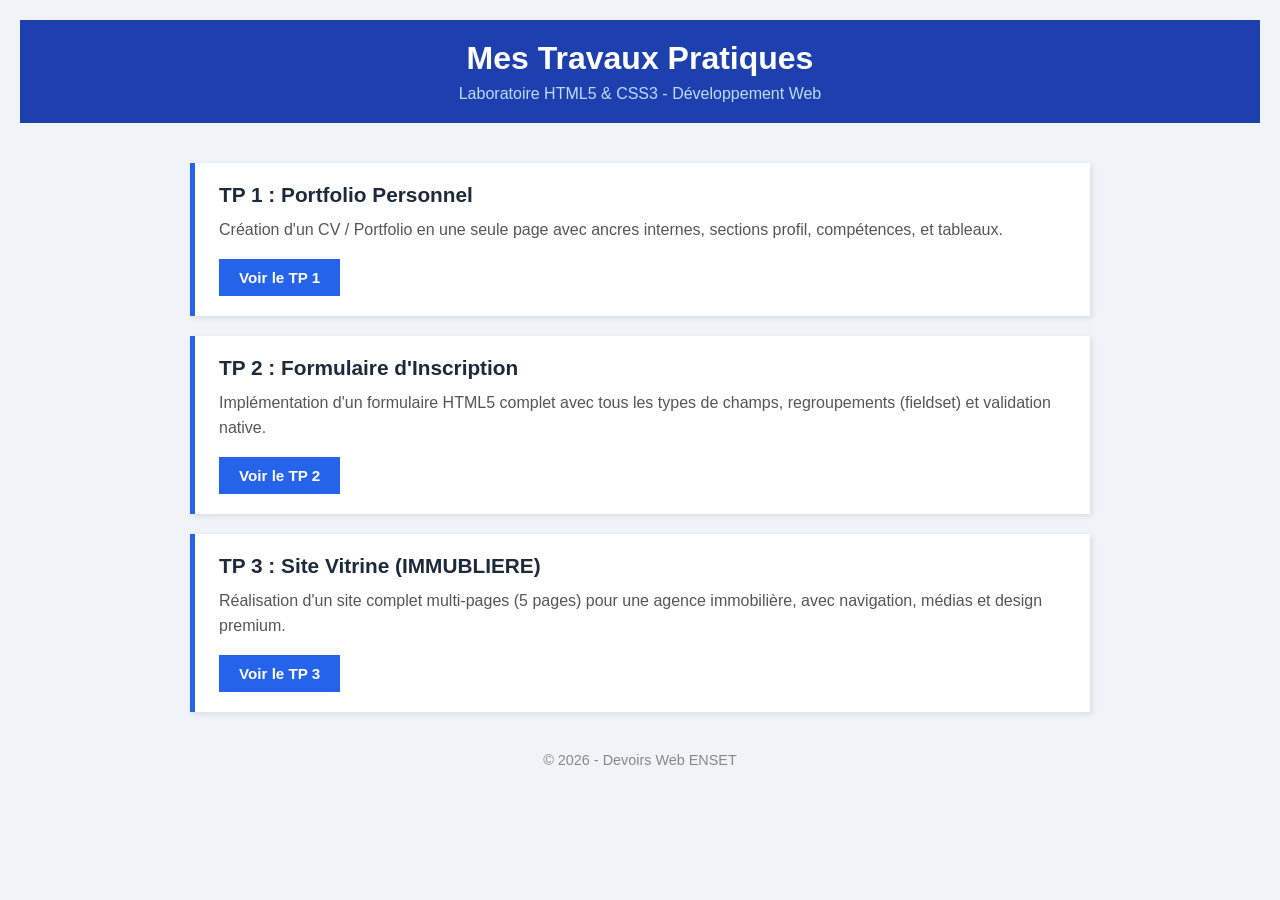
<file: index.html>
<!DOCTYPE html>
<html lang="fr">
<head>
  <meta charset="UTF-8">
  <meta name="viewport" content="width=device-width, initial-scale=1.0">
  <title>Mes Travaux Pratiques - HTML & CSS</title>
  <style>
    body {
      font-family: Arial, sans-serif;
      background-color: #f0f4f8;
      color: #222;
      margin: 0;
      padding: 20px;
    }

    header {
      text-align: center;
      margin-bottom: 40px;
      padding: 20px;
      background-color: #1e40af;
      color: white;
    }

    header h1 {
      margin: 0 0 8px 0;
      font-size: 2rem;
    }

    header p {
      margin: 0;
      font-size: 1rem;
      color: #bfdbfe;
    }

    .cards {
      max-width: 900px;
      margin: 0 auto;
    }

    .card {
      background: white;
      border-left: 5px solid #2563eb;
      margin-bottom: 20px;
      padding: 20px 24px;
      box-shadow: 2px 2px 6px rgba(0,0,0,0.1);
    }

    .card h2 {
      margin: 0 0 10px 0;
      font-size: 1.3rem;
      color: #1e293b;
    }

    .card p {
      margin: 0 0 16px 0;
      color: #555;
      line-height: 1.6;
    }

    .btn {
      display: inline-block;
      background-color: #2563eb;
      color: white;
      text-decoration: none;
      padding: 10px 20px;
      font-weight: bold;
      font-size: 0.95rem;
    }

    .btn:hover {
      background-color: #1e40af;
    }

    footer {
      text-align: center;
      margin-top: 40px;
      color: #888;
      font-size: 0.9rem;
    }
  </style>
</head>
<body>

  <header>
    <h1>Mes Travaux Pratiques</h1>
    <p>Laboratoire HTML5 &amp; CSS3 - Développement Web</p>
  </header>

  <main class="cards">

    <div class="card">
      <h2>TP 1 : Portfolio Personnel</h2>
      <p>Création d'un CV / Portfolio en une seule page avec ancres internes, sections profil, compétences, et tableaux.</p>
      <a href="Tp1/index.html" class="btn">Voir le TP 1</a>
    </div>

    <div class="card">
      <h2>TP 2 : Formulaire d'Inscription</h2>
      <p>Implémentation d'un formulaire HTML5 complet avec tous les types de champs, regroupements (fieldset) et validation native.</p>
      <a href="Tp2/index.html" class="btn">Voir le TP 2</a>
    </div>

    <div class="card">
      <h2>TP 3 : Site Vitrine (IMMUBLIERE)</h2>
      <p>Réalisation d'un site complet multi-pages (5 pages) pour une agence immobilière, avec navigation, médias et design premium.</p>
      <a href="Tp3/index.html" class="btn">Voir le TP 3</a>
    </div>

  </main>

  <footer>
    &copy; 2026 - Devoirs Web ENSET
  </footer>

</body>
</html>
</file>
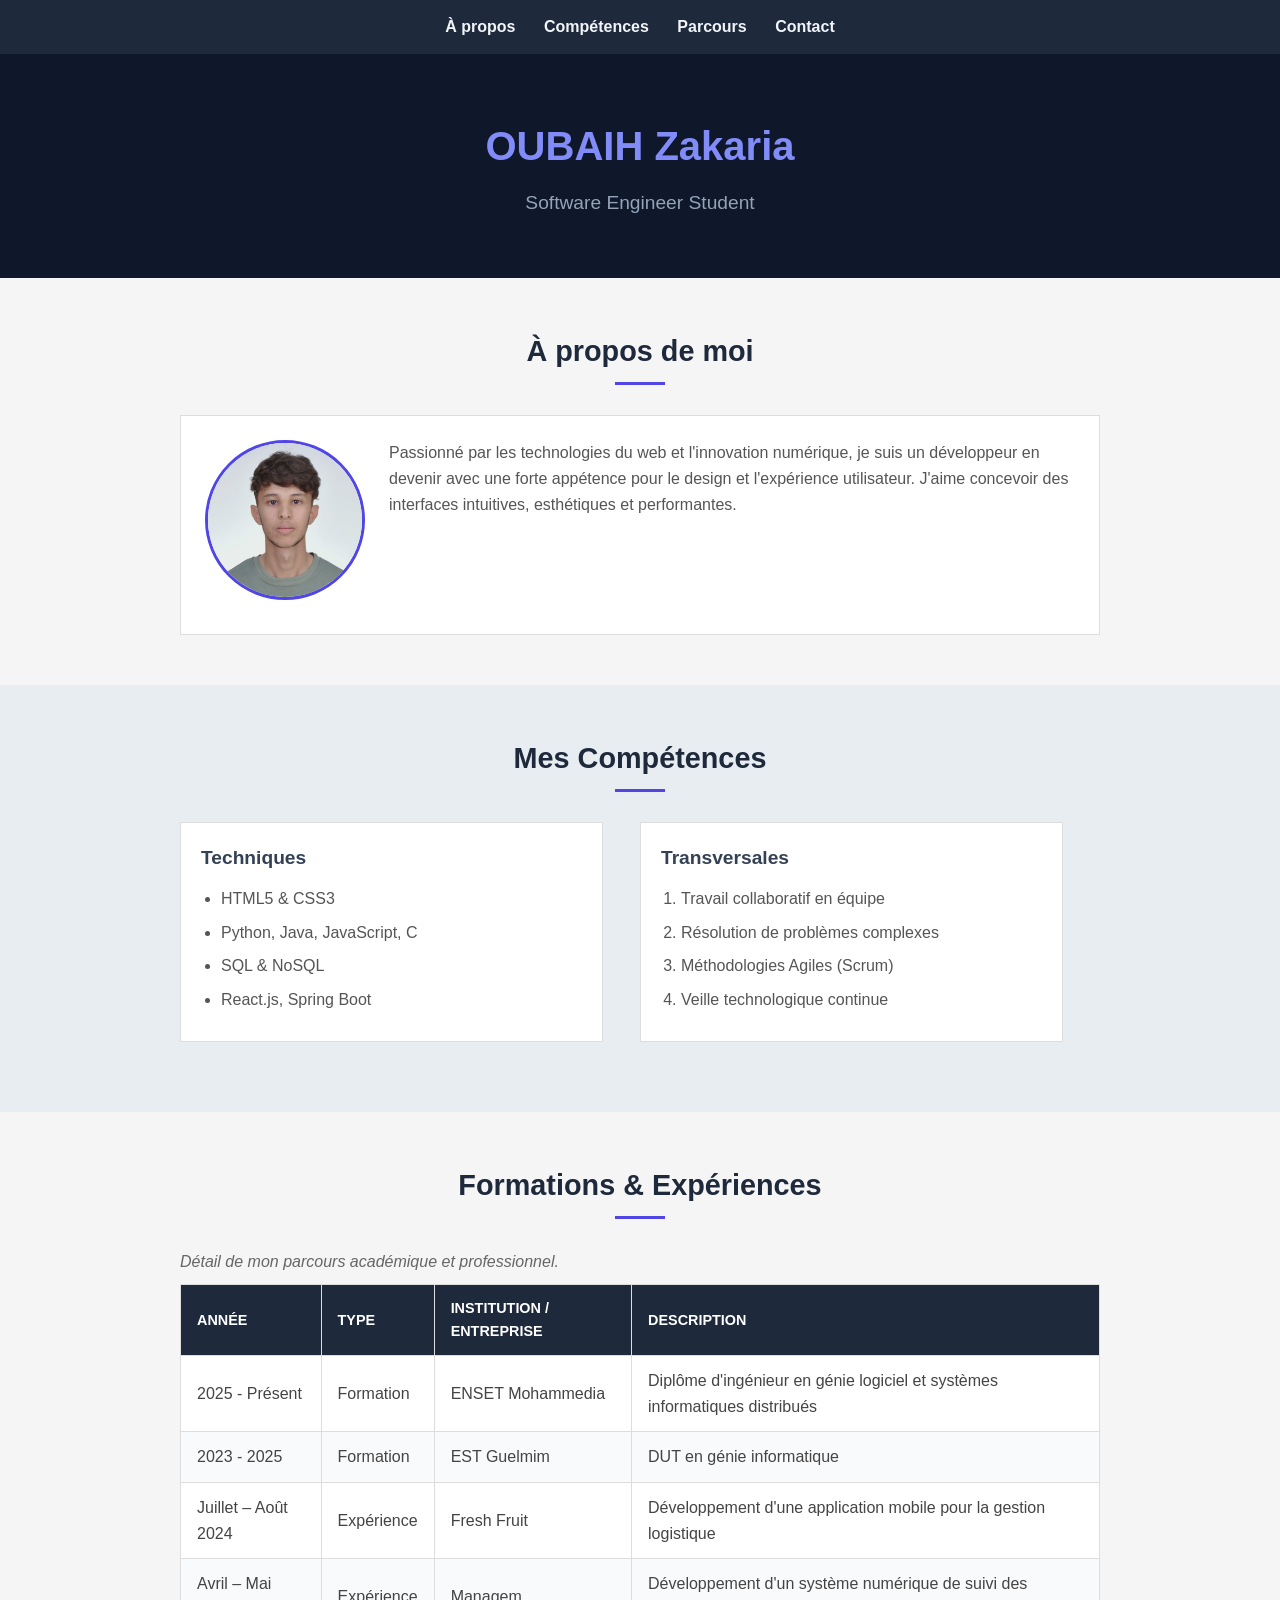
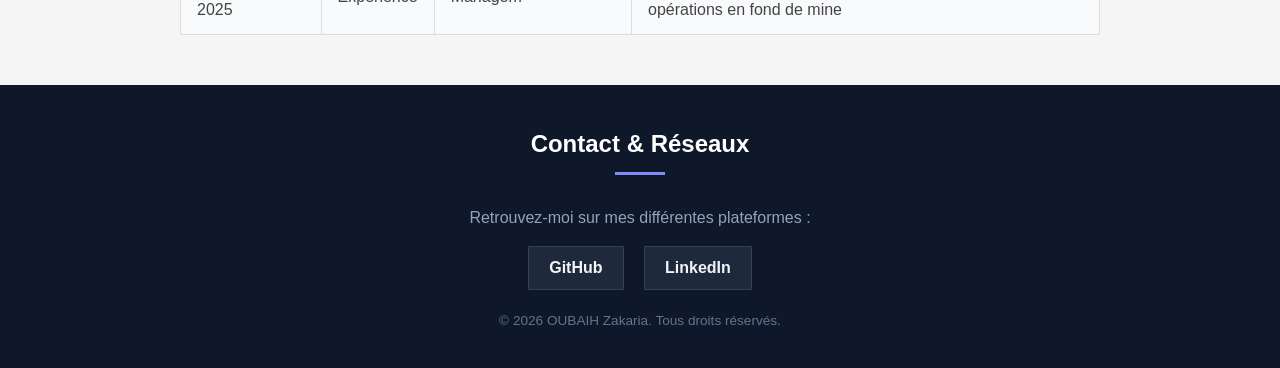
<file: Tp1/index.html>
<!DOCTYPE html>
<html lang="fr">
<head>
    <meta charset="UTF-8">
    <meta name="viewport" content="width=device-width, initial-scale=1.0">
    <title>Mon Portfolio | OUBAIH Zakaria</title>
    <link rel="stylesheet" href="style.css">
</head>
<body>

    <header id="accueil">
        <nav>
            <ul>
                <li><a href="#a-propos">À propos</a></li>
                <li><a href="#competences">Compétences</a></li>
                <li><a href="#parcours">Parcours</a></li>
                <li><a href="#contact">Contact</a></li>
            </ul>
        </nav>
        <div class="hero">
            <h1>OUBAIH Zakaria</h1>
            <p class="subtitle">Software Engineer Student</p>
        </div>
    </header>

    <main>

        <section id="a-propos">
            <div class="container">
                <h2>À propos de moi</h2>
                <div class="about-content">
                    <img src="images/photoID.jpg" alt="Portrait de OUBAIH Zakaria">
                    <div class="description">
                        <p>Passionné par les technologies du web et l'innovation numérique, je suis un développeur en devenir avec une forte appétence pour le design et l'expérience utilisateur. J'aime concevoir des interfaces intuitives, esthétiques et performantes.</p>
                    </div>
                </div>
            </div>
        </section>

        <section id="competences">
            <div class="container">
                <h2>Mes Compétences</h2>
                <div class="skills-wrap">
                    <div class="skill-category">
                        <h3>Techniques</h3>
                        <ul>
                            <li>HTML5 &amp; CSS3</li>
                            <li>Python, Java, JavaScript, C</li>
                            <li>SQL &amp; NoSQL</li>
                            <li>React.js, Spring Boot</li>
                        </ul>
                    </div>
                    <div class="skill-category">
                        <h3>Transversales</h3>
                        <ol>
                            <li>Travail collaboratif en équipe</li>
                            <li>Résolution de problèmes complexes</li>
                            <li>Méthodologies Agiles (Scrum)</li>
                            <li>Veille technologique continue</li>
                        </ol>
                    </div>
                </div>
            </div>
        </section>

        <section id="parcours">
            <div class="container">
                <h2>Formations &amp; Expériences</h2>
                <div class="table-responsive">
                    <table>
                        <caption>Détail de mon parcours académique et professionnel.</caption>
                        <thead>
                            <tr>
                                <th scope="col">Année</th>
                                <th scope="col">Type</th>
                                <th scope="col">Institution / Entreprise</th>
                                <th scope="col">Description</th>
                            </tr>
                        </thead>
                        <tbody>
                            <tr>
                                <td>2025 - Présent</td>
                                <td>Formation</td>
                                <td>ENSET Mohammedia</td>
                                <td>Diplôme d'ingénieur en génie logiciel et systèmes informatiques distribués</td>
                            </tr>
                            <tr>
                                <td>2023 - 2025</td>
                                <td>Formation</td>
                                <td>EST Guelmim</td>
                                <td>DUT en génie informatique</td>
                            </tr>
                            <tr>
                                <td>Juillet – Août 2024</td>
                                <td>Expérience</td>
                                <td>Fresh Fruit</td>
                                <td>Développement d'une application mobile pour la gestion logistique</td>
                            </tr>
                            <tr>
                                <td>Avril – Mai 2025</td>
                                <td>Expérience</td>
                                <td>Managem</td>
                                <td>Développement d'un système numérique de suivi des opérations en fond de mine</td>
                            </tr>
                        </tbody>
                    </table>
                </div>
            </div>
        </section>

    </main>

    <footer id="contact">
        <div class="container">
            <h2>Contact &amp; Réseaux</h2>
            <p>Retrouvez-moi sur mes différentes plateformes :</p>
            <ul class="social-links">
                <li><a href="https://github.com/zak-ou" target="_blank" rel="noopener">GitHub</a></li>
                <li><a href="https://www.linkedin.com/in/zakaria-oubaih-09a2aa2b8/" target="_blank" rel="noopener">LinkedIn</a></li>
            </ul>
            <p class="copyright">&copy; 2026 OUBAIH Zakaria. Tous droits réservés.</p>
        </div>
    </footer>

</body>
</html>
</file>
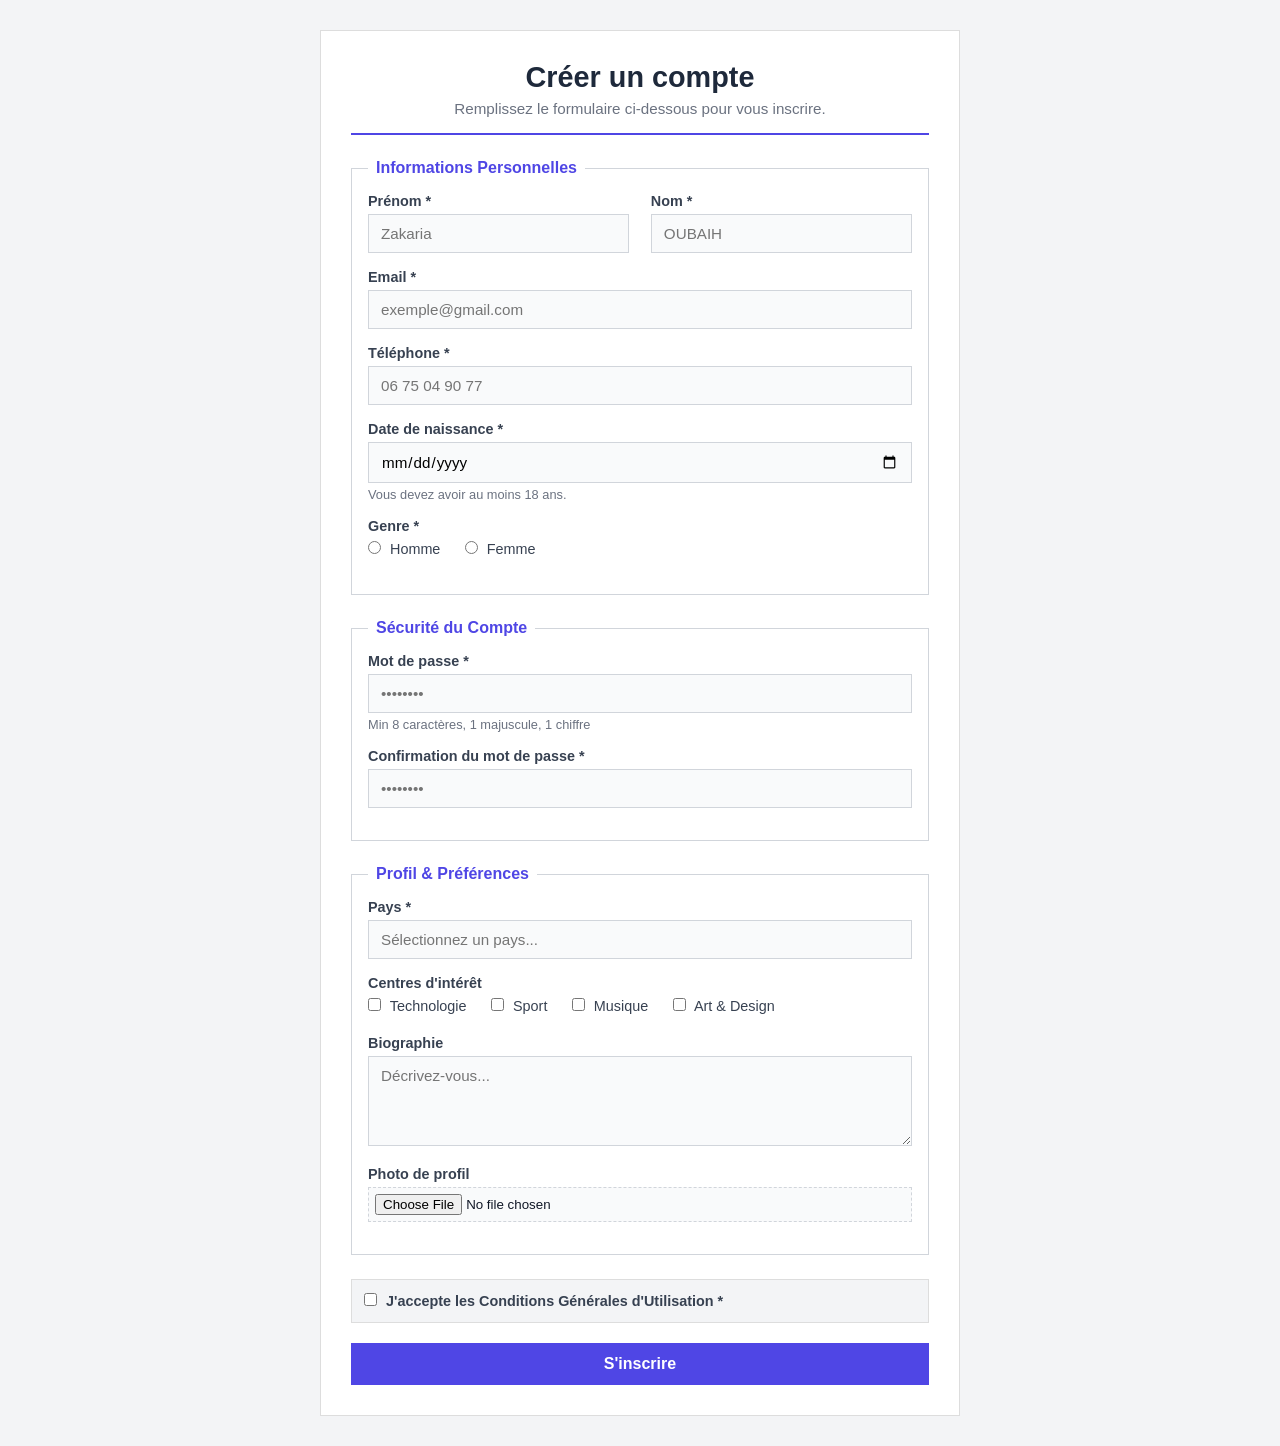
<file: Tp2/index.html>
<!DOCTYPE html>
<html lang="fr">
<head>
    <meta charset="UTF-8">
    <meta name="viewport" content="width=device-width, initial-scale=1.0">
    <title>Inscription - TP 2</title>
    <link rel="stylesheet" href="style.css">
</head>
<body>
    <div class="form-container">
        <header>
            <h1>Créer un compte</h1>
            <p>Remplissez le formulaire ci-dessous pour vous inscrire.</p>
        </header>

        <form action="#" method="POST" enctype="multipart/form-data">

            <!-- Informations Personnelles -->
            <fieldset>
                <legend>Informations Personnelles</legend>

                <div class="form-group row">
                    <div class="col">
                        <label for="prenom">Prénom *</label>
                        <input type="text" id="prenom" name="prenom" required autocomplete="given-name" placeholder="Zakaria">
                    </div>
                    <div class="col">
                        <label for="nom">Nom *</label>
                        <input type="text" id="nom" name="nom" required autocomplete="family-name" placeholder="OUBAIH">
                    </div>
                </div>

                <div class="form-group">
                    <label for="email">Email *</label>
                    <input type="email" id="email" name="email" required autocomplete="email" placeholder="exemple@gmail.com">
                </div>

                <div class="form-group">
                    <label for="telephone">Téléphone *</label>
                    <input type="tel" id="telephone" name="telephone"
                           pattern="^0[1-9]([-. ]?[0-9]{2}){4}$"
                           title="Format : 10 chiffres commençant par 0"
                           required autocomplete="tel" placeholder="06 75 04 90 77">
                </div>

                <div class="form-group">
                    <label for="dob">Date de naissance *</label>
                    <input type="date" id="dob" name="dob" max="2008-03-16" required autocomplete="bday">
                    <span class="helper-text">Vous devez avoir au moins 18 ans.</span>
                </div>

                <div class="form-group">
                    <label>Genre *</label>
                    <div class="radio-group">
                        <label><input type="radio" name="genre" value="homme" required> Homme</label>
                        <label><input type="radio" name="genre" value="femme"> Femme</label>
                    </div>
                </div>
            </fieldset>

            <!-- Sécurité -->
            <fieldset>
                <legend>Sécurité du Compte</legend>

                <div class="form-group">
                    <label for="pwd">Mot de passe *</label>
                    <input type="password" id="pwd" name="pwd" required autocomplete="new-password"
                           pattern="(?=.*\d)(?=.*[A-Z]).{8,}"
                           title="Min 8 caractères, 1 majuscule, 1 chiffre"
                           placeholder="••••••••">
                    <span class="helper-text">Min 8 caractères, 1 majuscule, 1 chiffre</span>
                </div>

                <div class="form-group">
                    <label for="pwd_confirm">Confirmation du mot de passe *</label>
                    <input type="password" id="pwd_confirm" name="pwd_confirm" required autocomplete="new-password" placeholder="••••••••">
                </div>
            </fieldset>

            <!-- Profil -->
            <fieldset>
                <legend>Profil &amp; Préférences</legend>

                <div class="form-group">
                    <label for="pays">Pays *</label>
                    <input list="pays_list" id="pays" name="pays" required autocomplete="country" placeholder="Sélectionnez un pays...">
                    <datalist id="pays_list">
                        <option value="Maroc">
                        <option value="Belgique">
                        <option value="Suisse">
                        <option value="Canada">
                        <option value="France">
                    </datalist>
                </div>

                <div class="form-group">
                    <label>Centres d'intérêt</label>
                    <div class="checkbox-group">
                        <label><input type="checkbox" name="interets" value="technologie"> Technologie</label>
                        <label><input type="checkbox" name="interets" value="sport"> Sport</label>
                        <label><input type="checkbox" name="interets" value="musique"> Musique</label>
                        <label><input type="checkbox" name="interets" value="art"> Art &amp; Design</label>
                    </div>
                </div>

                <div class="form-group">
                    <label for="bio">Biographie</label>
                    <textarea id="bio" name="bio" rows="4" maxlength="500" placeholder="Décrivez-vous..."></textarea>
                </div>

                <div class="form-group">
                    <label for="photo">Photo de profil</label>
                    <input type="file" id="photo" name="photo" accept="image/*">
                </div>
            </fieldset>

            <div class="form-group checkbox-cgu">
                <label>
                    <input type="checkbox" name="cgu" required>
                    J'accepte les Conditions Générales d'Utilisation *
                </label>
            </div>

            <button type="submit" class="submit-btn">S'inscrire</button>

        </form>
    </div>
</body>
</html>
</file>
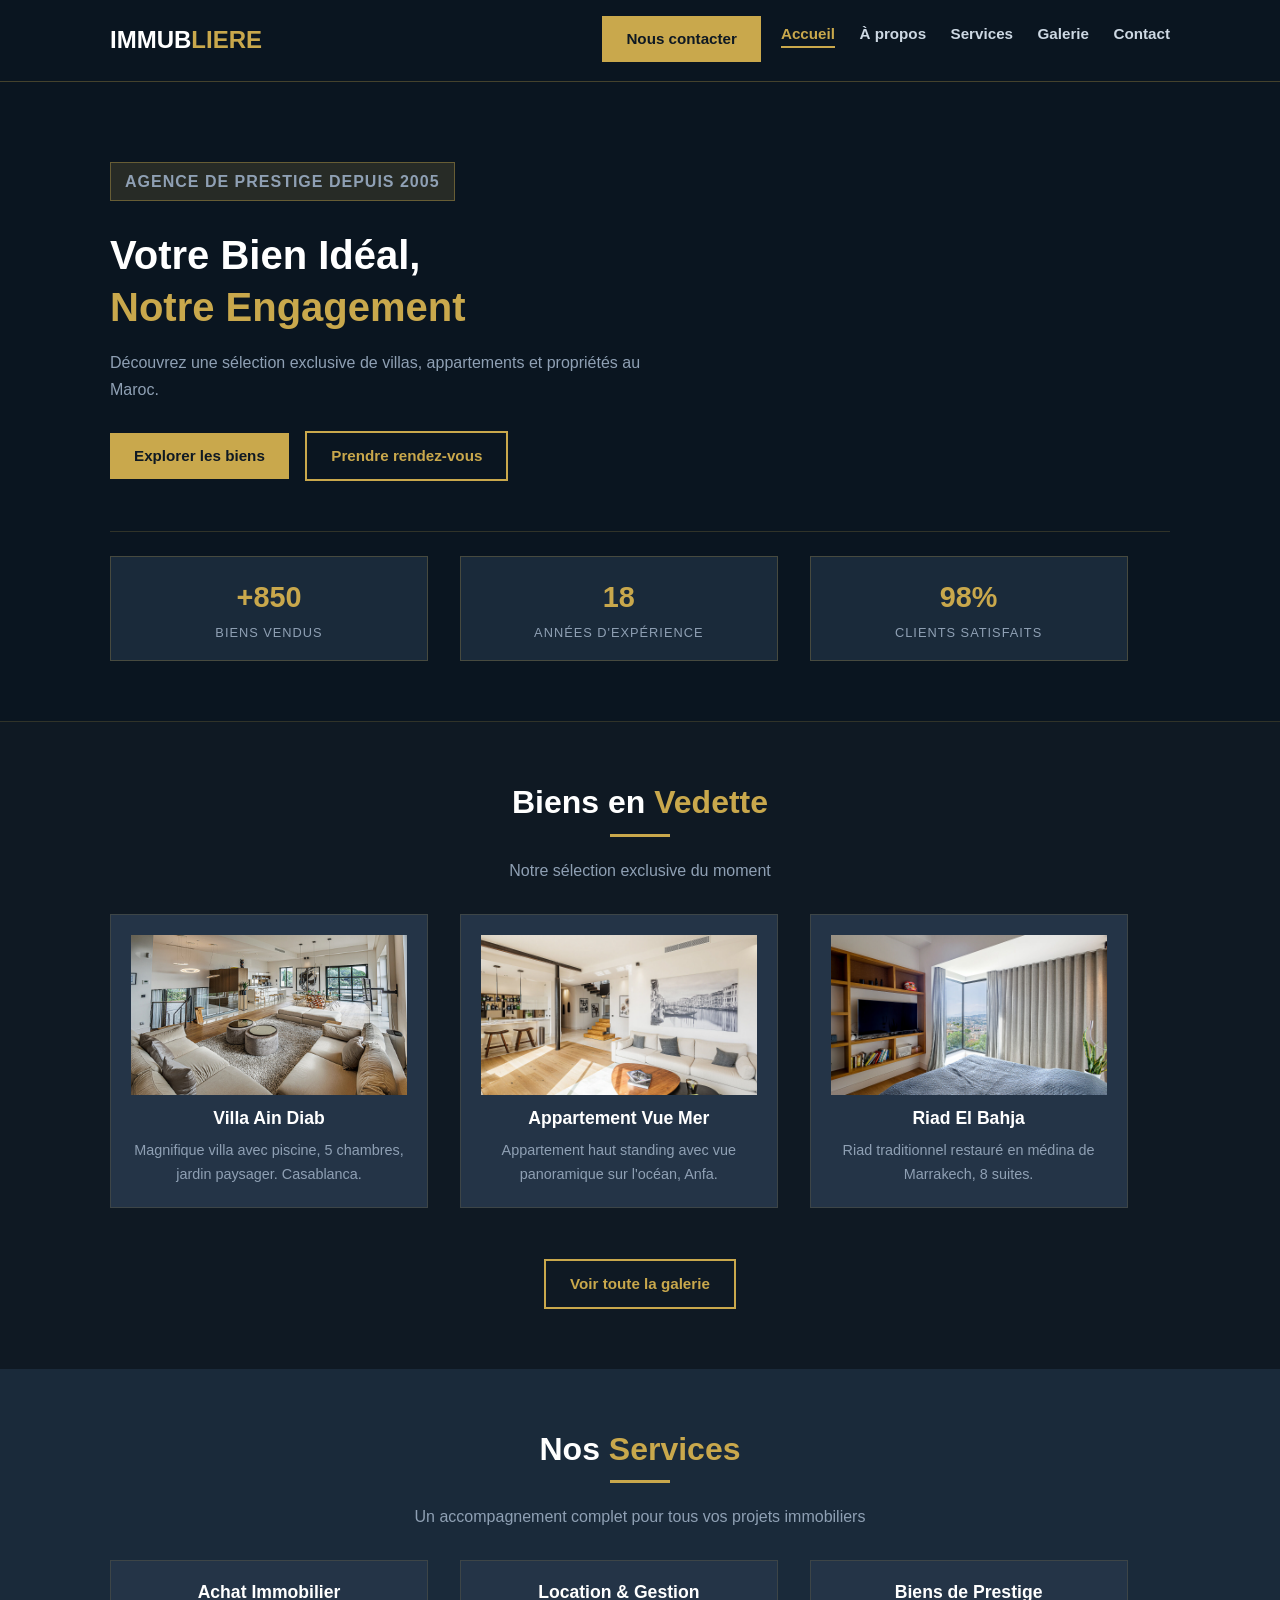
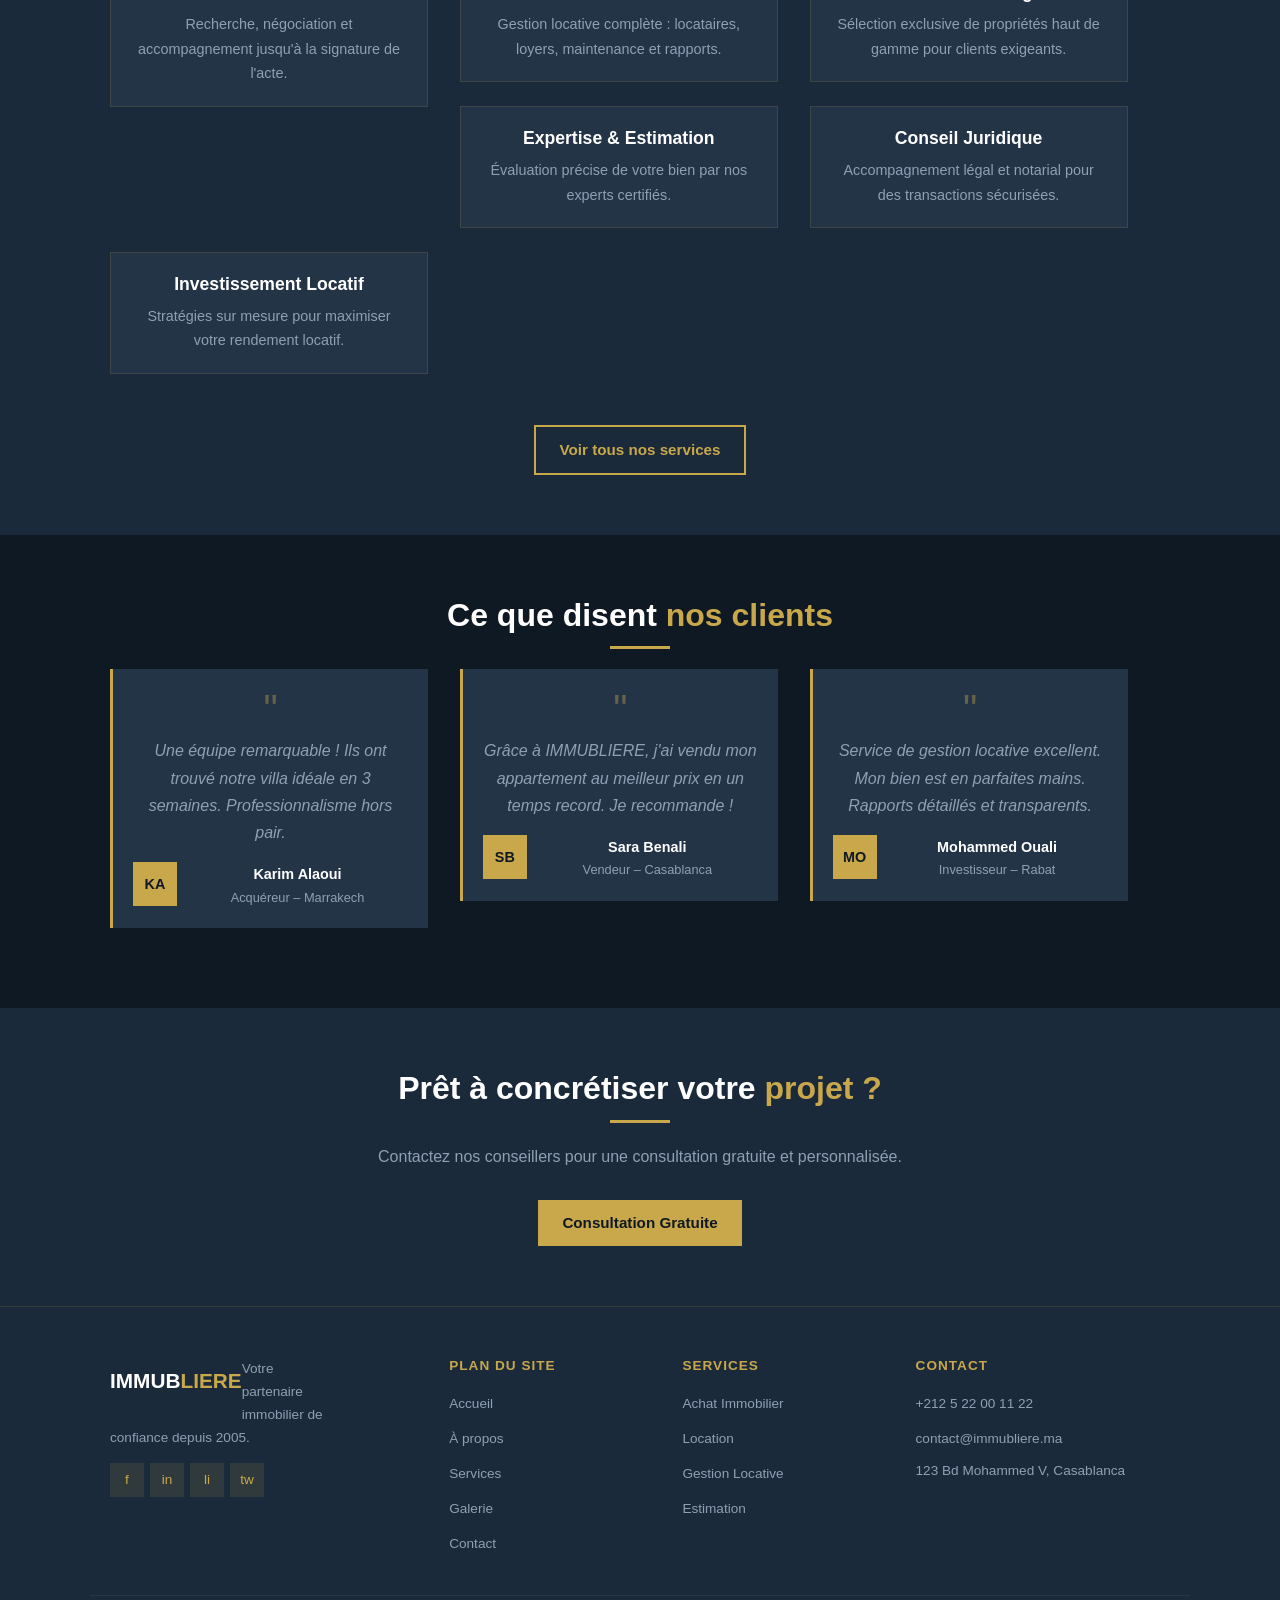
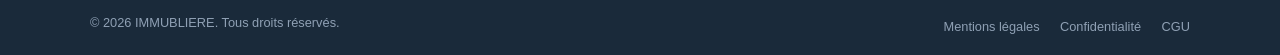
<file: Tp3/index.html>
<!DOCTYPE html>
<html lang="fr">
<head>
  <meta charset="UTF-8">
  <meta name="viewport" content="width=device-width, initial-scale=1.0">
  <meta name="description" content="IMMUBLIERE – Agence immobilière de prestige au Maroc.">
  <title>IMMUBLIERE – Accueil</title>
  <link rel="stylesheet" href="css/style.css">
</head>
<body>

  <!-- NAVIGATION -->
  <nav class="navbar">
    <div class="container nav-inner clearfix">
      <a href="index.html" class="nav-logo">IMMUB<span>LIERE</span></a>
      <ul class="nav-links">
        <li><a href="index.html" class="active">Accueil</a></li>
        <li><a href="pages/about.html">À propos</a></li>
        <li><a href="pages/services.html">Services</a></li>
        <li><a href="pages/gallery.html">Galerie</a></li>
        <li><a href="pages/contact.html">Contact</a></li>
      </ul>
      <a href="pages/contact.html" class="btn btn-gold nav-cta">Nous contacter</a>
    </div>
  </nav>

  <!-- HERO -->
  <section class="hero">
    <div class="container">
      <p class="hero-badge">Agence de Prestige depuis 2005</p>
      <h1>Votre Bien Idéal,<br><span class="text-gold">Notre Engagement</span></h1>
      <p>Découvrez une sélection exclusive de villas, appartements et propriétés au Maroc.</p>
      <div class="hero-btns">
        <a href="pages/gallery.html" class="btn btn-gold">Explorer les biens</a>
        <a href="pages/contact.html" class="btn btn-outline">Prendre rendez-vous</a>
      </div>

      <div class="hero-stats clearfix">
        <div class="stat-box">
          <div class="num">+850</div>
          <div class="lbl">Biens vendus</div>
        </div>
        <div class="stat-box">
          <div class="num">18</div>
          <div class="lbl">Années d'expérience</div>
        </div>
        <div class="stat-box">
          <div class="num">98%</div>
          <div class="lbl">Clients satisfaits</div>
        </div>
      </div>
    </div>
  </section>

  <!-- BIENS EN VEDETTE -->
  <section class="section">
    <div class="container text-center">
      <h2 class="section-title">Biens en <span class="text-gold">Vedette</span></h2>
      <div class="divider"></div>
      <p class="section-subtitle">Notre sélection exclusive du moment</p>

      <div class="services-grid clearfix">
        <article class="service-card">
          <img src="imgs/image1.png" alt="Villa moderne avec piscine à Casablanca" style="width:100%;height:160px;object-fit:cover;margin-bottom:12px">
          <h3>Villa Ain Diab</h3>
          <p>Magnifique villa avec piscine, 5 chambres, jardin paysager. Casablanca.</p>
        </article>
        <article class="service-card">
          <img src="imgs/image2.png" alt="Appartement vue mer à Anfa" style="width:100%;height:160px;object-fit:cover;margin-bottom:12px">
          <h3>Appartement Vue Mer</h3>
          <p>Appartement haut standing avec vue panoramique sur l'océan, Anfa.</p>
        </article>
        <article class="service-card">
          <img src="imgs/image3.png" alt="Riad traditionnel à Marrakech" style="width:100%;height:160px;object-fit:cover;margin-bottom:12px">
          <h3>Riad El Bahja</h3>
          <p>Riad traditionnel restauré en médina de Marrakech, 8 suites.</p>
        </article>
      </div>
      <br>
      <a href="pages/gallery.html" class="btn btn-outline">Voir toute la galerie</a>
    </div>
  </section>

  <!-- SERVICES -->
  <section class="section section-alt">
    <div class="container text-center">
      <h2 class="section-title">Nos <span class="text-gold">Services</span></h2>
      <div class="divider"></div>
      <p class="section-subtitle">Un accompagnement complet pour tous vos projets immobiliers</p>

      <div class="services-grid clearfix">
        <article class="service-card">
          <h3>Achat Immobilier</h3>
          <p>Recherche, négociation et accompagnement jusqu'à la signature de l'acte.</p>
        </article>
        <article class="service-card">
          <h3>Location &amp; Gestion</h3>
          <p>Gestion locative complète : locataires, loyers, maintenance et rapports.</p>
        </article>
        <article class="service-card">
          <h3>Biens de Prestige</h3>
          <p>Sélection exclusive de propriétés haut de gamme pour clients exigeants.</p>
        </article>
        <article class="service-card">
          <h3>Expertise &amp; Estimation</h3>
          <p>Évaluation précise de votre bien par nos experts certifiés.</p>
        </article>
        <article class="service-card">
          <h3>Conseil Juridique</h3>
          <p>Accompagnement légal et notarial pour des transactions sécurisées.</p>
        </article>
        <article class="service-card">
          <h3>Investissement Locatif</h3>
          <p>Stratégies sur mesure pour maximiser votre rendement locatif.</p>
        </article>
      </div>
      <br>
      <a href="pages/services.html" class="btn btn-outline">Voir tous nos services</a>
    </div>
  </section>

  <!-- TÉMOIGNAGES -->
  <section class="section">
    <div class="container text-center">
      <h2 class="section-title">Ce que disent <span class="text-gold">nos clients</span></h2>
      <div class="divider"></div>

      <div class="testimonials-grid clearfix">
        <article class="testimonial-card">
          <div class="quote">"</div>
          <p>Une équipe remarquable ! Ils ont trouvé notre villa idéale en 3 semaines. Professionnalisme hors pair.</p>
          <div class="testi-author clearfix">
            <div class="testi-avatar">KA</div>
            <div style="overflow:hidden">
              <div class="testi-name">Karim Alaoui</div>
              <div class="testi-role">Acquéreur – Marrakech</div>
            </div>
          </div>
        </article>
        <article class="testimonial-card">
          <div class="quote">"</div>
          <p>Grâce à IMMUBLIERE, j'ai vendu mon appartement au meilleur prix en un temps record. Je recommande !</p>
          <div class="testi-author clearfix">
            <div class="testi-avatar">SB</div>
            <div style="overflow:hidden">
              <div class="testi-name">Sara Benali</div>
              <div class="testi-role">Vendeur – Casablanca</div>
            </div>
          </div>
        </article>
        <article class="testimonial-card">
          <div class="quote">"</div>
          <p>Service de gestion locative excellent. Mon bien est en parfaites mains. Rapports détaillés et transparents.</p>
          <div class="testi-author clearfix">
            <div class="testi-avatar">MO</div>
            <div style="overflow:hidden">
              <div class="testi-name">Mohammed Ouali</div>
              <div class="testi-role">Investisseur – Rabat</div>
            </div>
          </div>
        </article>
      </div>
    </div>
  </section>

  <!-- CTA -->
  <section class="section section-alt">
    <div class="container text-center">
      <h2 class="section-title">Prêt à concrétiser votre <span class="text-gold">projet ?</span></h2>
      <div class="divider"></div>
      <p class="section-subtitle">Contactez nos conseillers pour une consultation gratuite et personnalisée.</p>
      <a href="pages/contact.html" class="btn btn-gold">Consultation Gratuite</a>
    </div>
  </section>

  <!-- FOOTER -->
  <footer>
    <div class="container">
      <div class="footer-grid clearfix">
        <div class="footer-brand">
          <div class="nav-logo">IMMUB<span class="text-gold">LIERE</span></div>
          <p>Votre partenaire immobilier de confiance depuis 2005.</p>
          <div class="footer-social">
            <a href="#">f</a><a href="#">in</a><a href="#">li</a><a href="#">tw</a>
          </div>
        </div>
        <nav class="footer-col">
          <h4>Plan du site</h4>
          <ul>
            <li><a href="index.html">Accueil</a></li>
            <li><a href="pages/about.html">À propos</a></li>
            <li><a href="pages/services.html">Services</a></li>
            <li><a href="pages/gallery.html">Galerie</a></li>
            <li><a href="pages/contact.html">Contact</a></li>
          </ul>
        </nav>
        <nav class="footer-col">
          <h4>Services</h4>
          <ul>
            <li><a href="pages/services.html">Achat Immobilier</a></li>
            <li><a href="pages/services.html">Location</a></li>
            <li><a href="pages/services.html">Gestion Locative</a></li>
            <li><a href="pages/services.html">Estimation</a></li>
          </ul>
        </nav>
        <div class="footer-col">
          <h4>Contact</h4>
          <ul>
            <li><a href="tel:+212522001122">+212 5 22 00 11 22</a></li>
            <li><a href="mailto:contact@immubliere.ma">contact@immubliere.ma</a></li>
            <li style="color:#8fa0b4;font-size:.85rem">123 Bd Mohammed V, Casablanca</li>
          </ul>
        </div>
      </div>
    </div>
    <div class="footer-bottom container clearfix">
      <p>&copy; 2026 IMMUBLIERE. Tous droits réservés.</p>
      <nav class="footer-links-leg">
        <a href="#">Mentions légales</a>
        <a href="#">Confidentialité</a>
        <a href="#">CGU</a>
      </nav>
    </div>
  </footer>

</body>
</html>
</file>
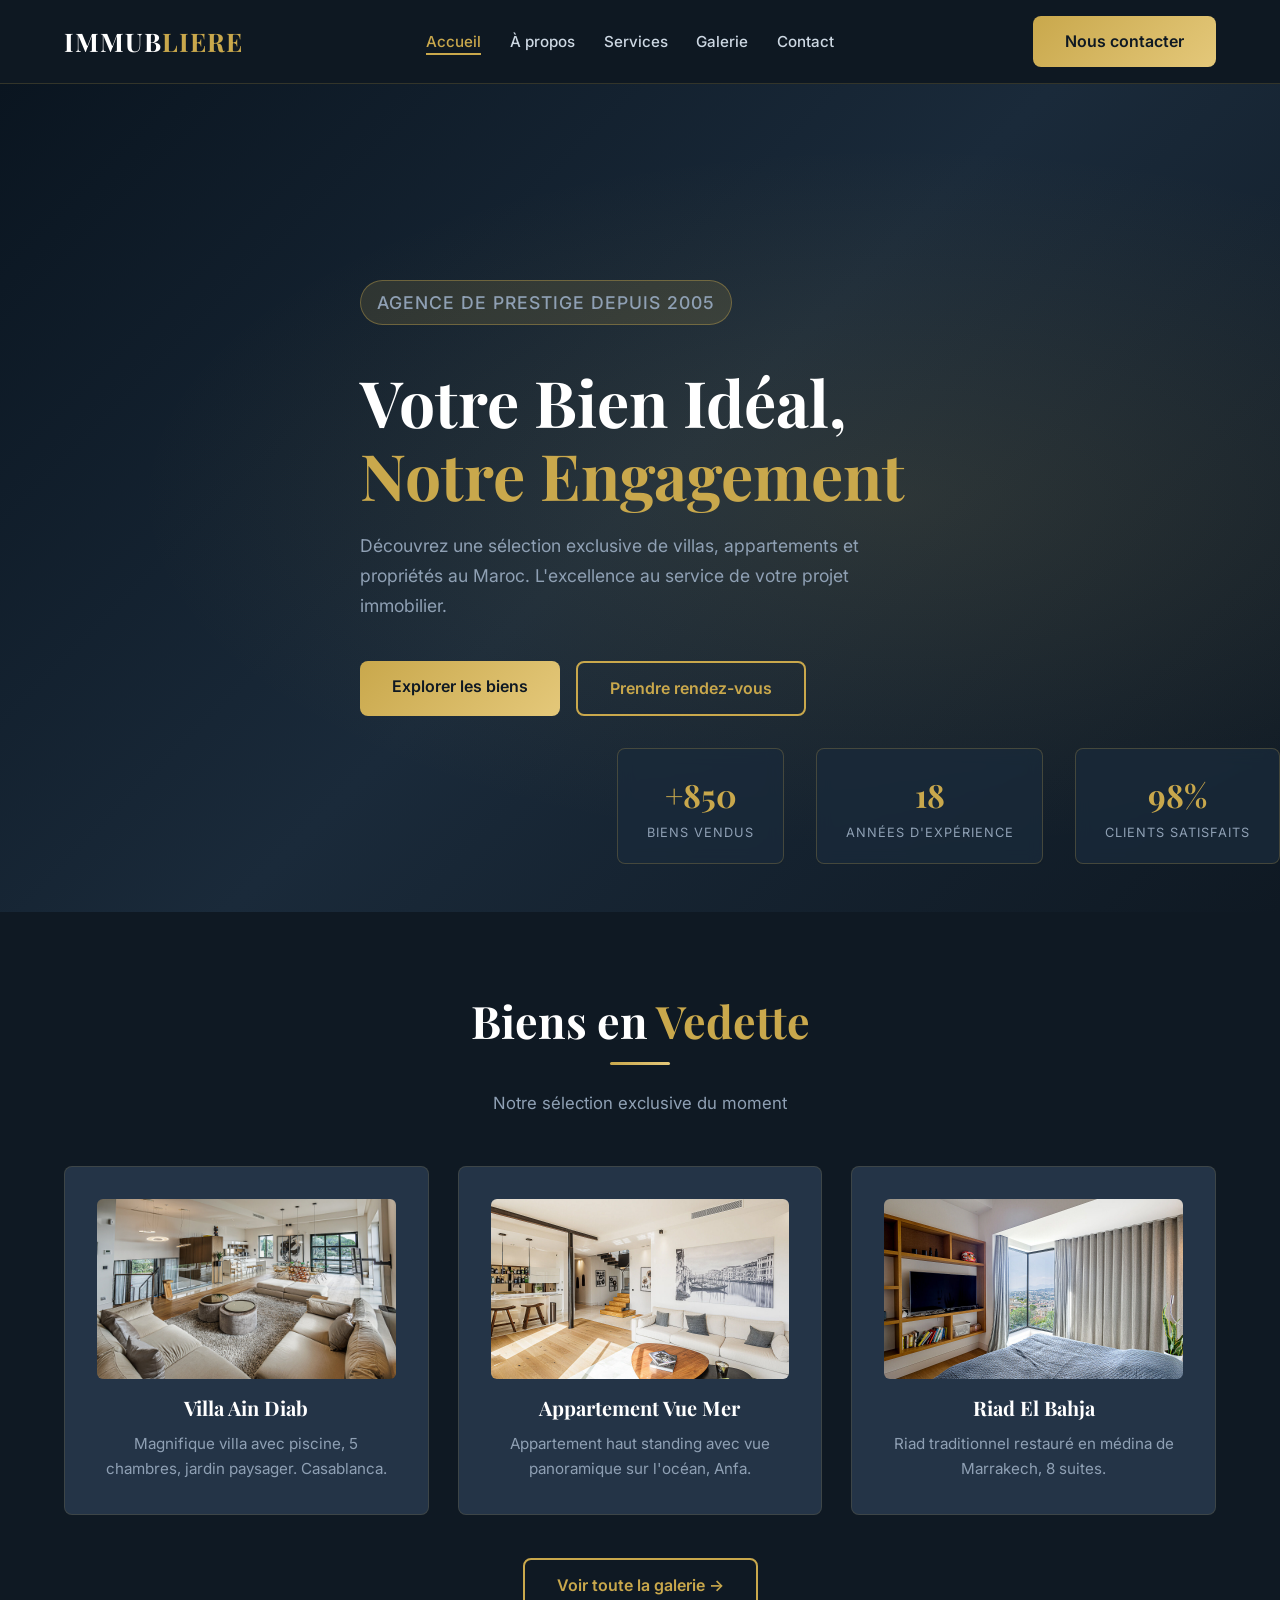
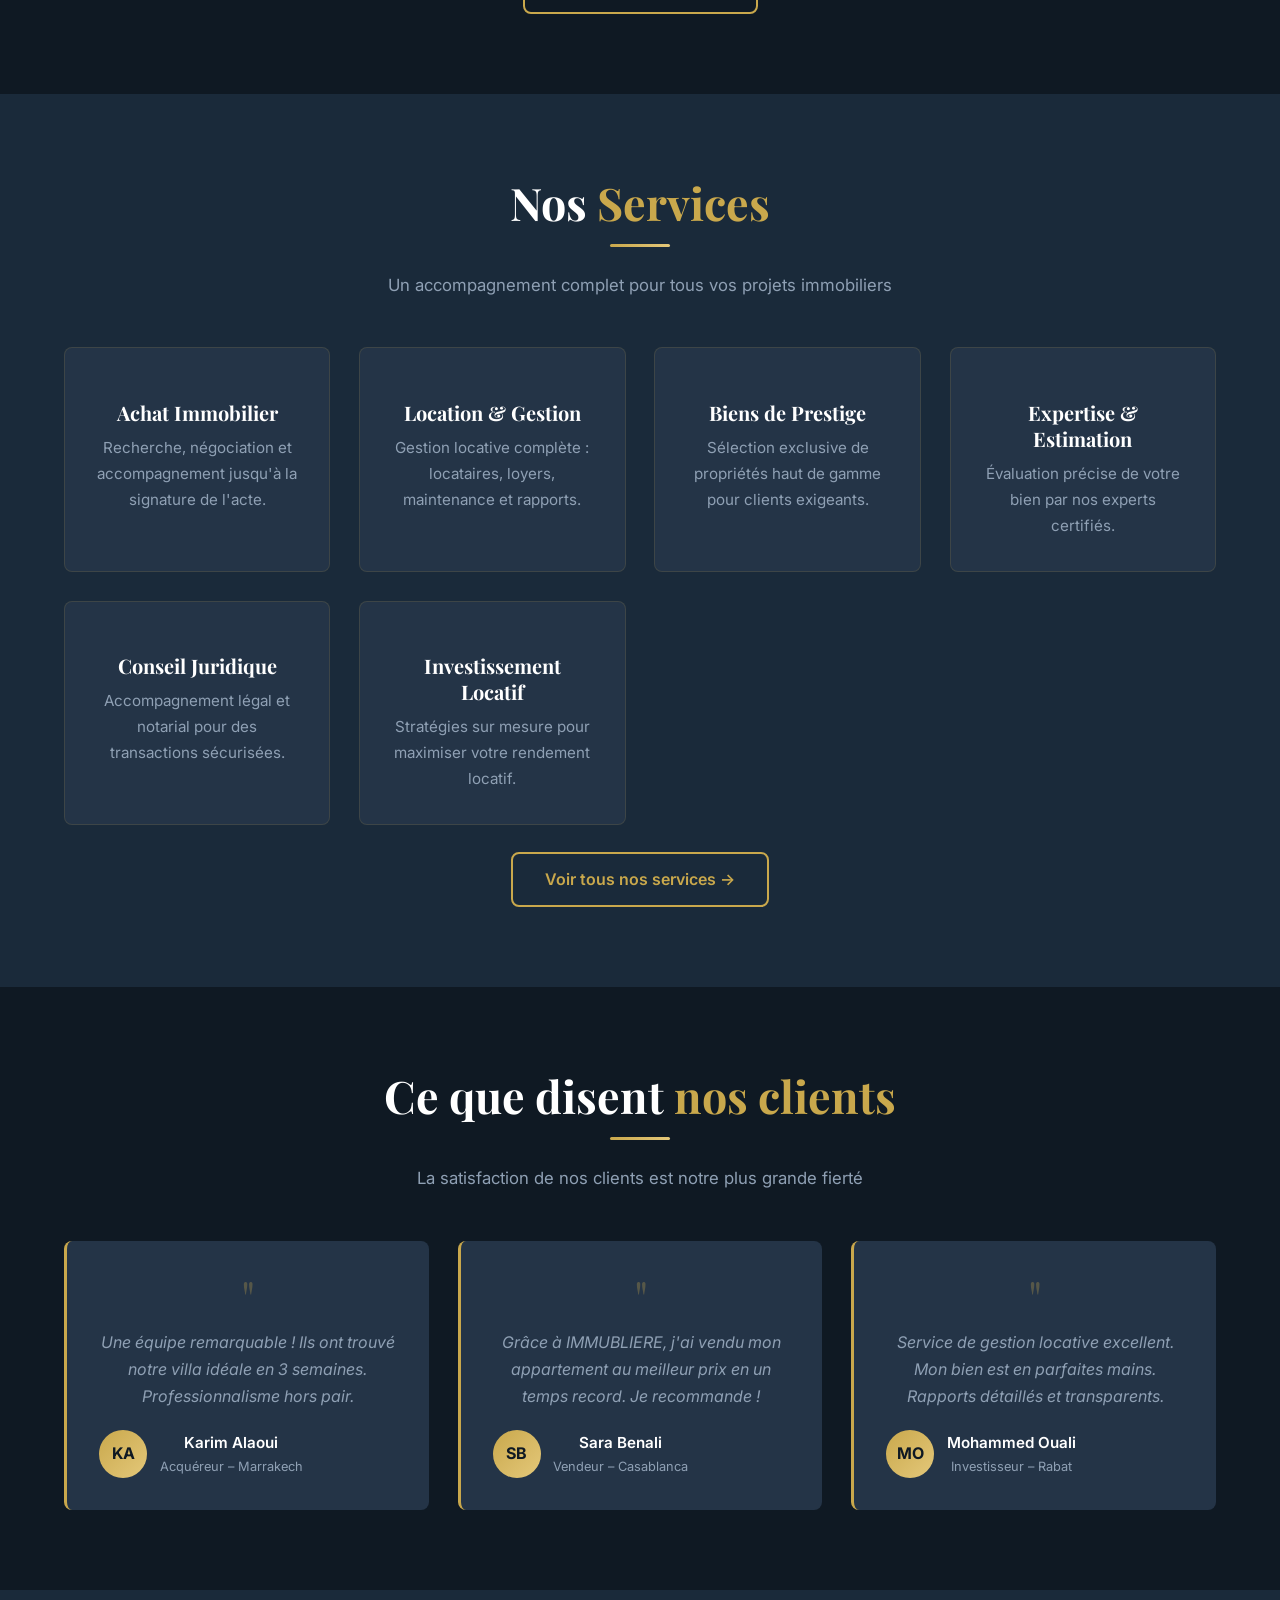
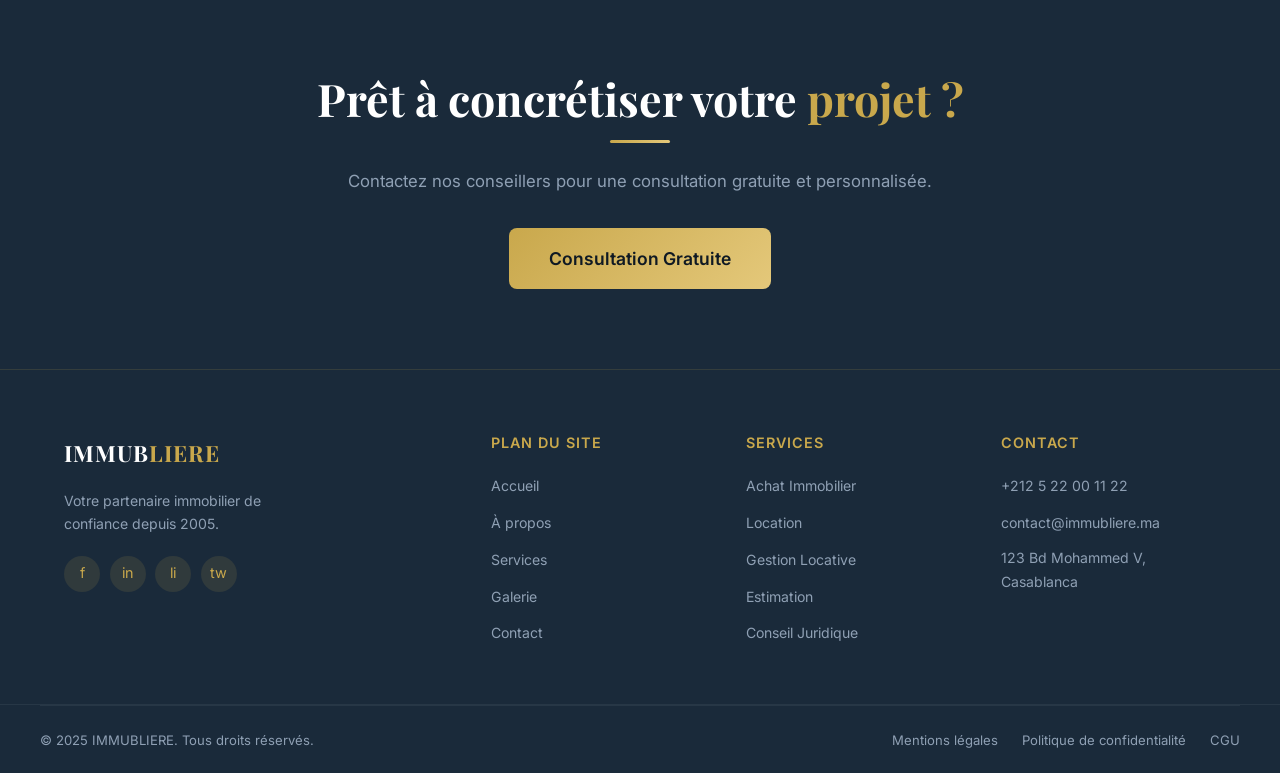
<file: Tp3/site/index.html>
<!DOCTYPE html>
<html lang="fr">
<head>
  <meta charset="UTF-8">
  <meta name="viewport" content="width=device-width, initial-scale=1.0">
  <meta name="description" content="IMMUBLIERE – Agence immobilière de prestige au Maroc.">
  <title>IMMUBLIERE – Accueil</title>
  <link rel="stylesheet" href="css/style.css">
</head>
<body>

  <!-- NAVIGATION -->
  <nav class="navbar">
    <div class="container nav-inner">
      <a href="index.html" class="nav-logo">IMMUB<span>LIERE</span></a>
      <button class="hamburger" id="hamburger" aria-label="Menu">
        <span></span><span></span><span></span>
      </button>
      <ul class="nav-links" id="nav-links">
        <li><a href="index.html" class="active">Accueil</a></li>
        <li><a href="pages/about.html">À propos</a></li>
        <li><a href="pages/services.html">Services</a></li>
        <li><a href="pages/gallery.html">Galerie</a></li>
        <li><a href="pages/contact.html">Contact</a></li>
      </ul>
      <a href="pages/contact.html" class="btn btn-gold nav-cta">Nous contacter</a>
    </div>
  </nav>

  <!-- HERO -->
  <section class="hero">
    <div class="hero-bg"></div>

    <!-- Vidéo de présentation (autoplay, muted, loop) -->
    <video class="hero-video" autoplay muted loop playsinline>
      <source src="imgs/image1.png" type="video/mp4">
    </video>

    <div class="container">
      <div class="hero-content">
        <p class="hero-badge">Agence de Prestige depuis 2005</p>
        <h1>Votre Bien Idéal,<br><span class="text-gold">Notre Engagement</span></h1>
        <p>Découvrez une sélection exclusive de villas, appartements et propriétés au Maroc. L'excellence au service de votre projet immobilier.</p>
        <div class="hero-btns">
          <a href="pages/gallery.html" class="btn btn-gold">Explorer les biens</a>
          <a href="pages/contact.html" class="btn btn-outline">Prendre rendez-vous</a>
        </div>
      </div>

      <!-- Statistiques -->
      <div class="hero-stats">
        <div class="stat-box">
          <div class="num">+850</div>
          <div class="lbl">Biens vendus</div>
        </div>
        <div class="stat-box">
          <div class="num">18</div>
          <div class="lbl">Années d'expérience</div>
        </div>
        <div class="stat-box">
          <div class="num">98%</div>
          <div class="lbl">Clients satisfaits</div>
        </div>
      </div>
    </div>
  </section>

  <!-- BIENS EN VEDETTE -->
  <section class="section">
    <div class="container text-center">
      <h2 class="section-title">Biens en <span class="text-gold">Vedette</span></h2>
      <div class="divider"></div>
      <p class="section-subtitle">Notre sélection exclusive du moment</p>

      <div class="services-grid">

        <article class="service-card">
          <img src="imgs/image1.png" alt="Villa moderne avec piscine à Casablanca" style="width:100%;height:180px;object-fit:cover;border-radius:6px;margin-bottom:1rem">
          <h3>Villa Ain Diab</h3>
          <p>Magnifique villa avec piscine, 5 chambres, jardin paysager. Casablanca.</p>
        </article>

        <article class="service-card">
          <img src="imgs/image2.png" alt="Appartement vue mer à Anfa" style="width:100%;height:180px;object-fit:cover;border-radius:6px;margin-bottom:1rem">
          <h3>Appartement Vue Mer</h3>
          <p>Appartement haut standing avec vue panoramique sur l'océan, Anfa.</p>
        </article>

        <article class="service-card">
          <img src="imgs/image3.png" alt="Riad traditionnel à Marrakech" style="width:100%;height:180px;object-fit:cover;border-radius:6px;margin-bottom:1rem">
          <h3>Riad El Bahja</h3>
          <p>Riad traditionnel restauré en médina de Marrakech, 8 suites.</p>
        </article>

      </div>
      <br>
      <a href="pages/gallery.html" class="btn btn-outline" style="margin-top:1rem">Voir toute la galerie →</a>
    </div>
  </section>

  <!-- SERVICES -->
  <section class="section section-alt">
    <div class="container text-center">
      <h2 class="section-title">Nos <span class="text-gold">Services</span></h2>
      <div class="divider"></div>
      <p class="section-subtitle">Un accompagnement complet pour tous vos projets immobiliers</p>

      <div class="services-grid">
        <article class="service-card">
          <div class="service-icon"></div>
          <h3>Achat Immobilier</h3>
          <p>Recherche, négociation et accompagnement jusqu'à la signature de l'acte.</p>
        </article>
        <article class="service-card">
          <div class="service-icon"></div>
          <h3>Location &amp; Gestion</h3>
          <p>Gestion locative complète : locataires, loyers, maintenance et rapports.</p>
        </article>
        <article class="service-card">
          <div class="service-icon"></div>
          <h3>Biens de Prestige</h3>
          <p>Sélection exclusive de propriétés haut de gamme pour clients exigeants.</p>
        </article>
        <article class="service-card">
          <div class="service-icon"></div>
          <h3>Expertise &amp; Estimation</h3>
          <p>Évaluation précise de votre bien par nos experts certifiés.</p>
        </article>
        <article class="service-card">
          <div class="service-icon"></div>
          <h3>Conseil Juridique</h3>
          <p>Accompagnement légal et notarial pour des transactions sécurisées.</p>
        </article>
        <article class="service-card">
          <div class="service-icon"></div>
          <h3>Investissement Locatif</h3>
          <p>Stratégies sur mesure pour maximiser votre rendement locatif.</p>
        </article>
      </div>
      <br>
      <a href="pages/services.html" class="btn btn-outline">Voir tous nos services →</a>
    </div>
  </section>

  <!-- TÉMOIGNAGES -->
  <section class="section">
    <div class="container text-center">
      <h2 class="section-title">Ce que disent <span class="text-gold">nos clients</span></h2>
      <div class="divider"></div>
      <p class="section-subtitle">La satisfaction de nos clients est notre plus grande fierté</p>

      <div class="testimonials-grid">
        <article class="testimonial-card">
          <div class="quote">"</div>
          <p>Une équipe remarquable ! Ils ont trouvé notre villa idéale en 3 semaines. Professionnalisme hors pair.</p>
          <div class="testi-author">
            <div class="testi-avatar">KA</div>
            <div>
              <div class="testi-name">Karim Alaoui</div>
              <div class="testi-role">Acquéreur – Marrakech</div>
            </div>
          </div>
        </article>
        <article class="testimonial-card">
          <div class="quote">"</div>
          <p>Grâce à IMMUBLIERE, j'ai vendu mon appartement au meilleur prix en un temps record. Je recommande !</p>
          <div class="testi-author">
            <div class="testi-avatar">SB</div>
            <div>
              <div class="testi-name">Sara Benali</div>
              <div class="testi-role">Vendeur – Casablanca</div>
            </div>
          </div>
        </article>
        <article class="testimonial-card">
          <div class="quote">"</div>
          <p>Service de gestion locative excellent. Mon bien est en parfaites mains. Rapports détaillés et transparents.</p>
          <div class="testi-author">
            <div class="testi-avatar">MO</div>
            <div>
              <div class="testi-name">Mohammed Ouali</div>
              <div class="testi-role">Investisseur – Rabat</div>
            </div>
          </div>
        </article>
      </div>
    </div>
  </section>

  <!-- CTA FINAL -->
  <section class="section section-alt">
    <div class="container text-center">
      <h2 class="section-title">Prêt à concrétiser votre <span class="text-gold">projet ?</span></h2>
      <div class="divider"></div>
      <p class="section-subtitle" style="max-width:600px;margin:0 auto 2rem">
        Contactez nos conseillers pour une consultation gratuite et personnalisée.
      </p>
      <a href="pages/contact.html" class="btn btn-gold" style="font-size:1.1rem;padding:1rem 2.5rem">Consultation Gratuite</a>
    </div>
  </section>

  <!-- FOOTER -->
  <footer>
    <div class="container">
      <div class="footer-grid">
        <div class="footer-brand">
          <div class="nav-logo">IMMUB<span class="text-gold">LIERE</span></div>
          <p>Votre partenaire immobilier de confiance depuis 2005.</p>
          <div class="footer-social">
            <a href="#">f</a>
            <a href="#">in</a>
            <a href="#">li</a>
            <a href="#">tw</a>
          </div>
        </div>
        <nav class="footer-col">
          <h4>Plan du site</h4>
          <ul>
            <li><a href="index.html">Accueil</a></li>
            <li><a href="pages/about.html">À propos</a></li>
            <li><a href="pages/services.html">Services</a></li>
            <li><a href="pages/gallery.html">Galerie</a></li>
            <li><a href="pages/contact.html">Contact</a></li>
          </ul>
        </nav>
        <nav class="footer-col">
          <h4>Services</h4>
          <ul>
            <li><a href="pages/services.html">Achat Immobilier</a></li>
            <li><a href="pages/services.html">Location</a></li>
            <li><a href="pages/services.html">Gestion Locative</a></li>
            <li><a href="pages/services.html">Estimation</a></li>
            <li><a href="pages/services.html">Conseil Juridique</a></li>
          </ul>
        </nav>
        <div class="footer-col">
          <h4>Contact</h4>
          <ul>
            <li><a href="tel:+212522001122">+212 5 22 00 11 22</a></li>
            <li><a href="mailto:contact@immubliere.ma">contact@immubliere.ma</a></li>
            <li style="color:var(--gray);font-size:.88rem">123 Bd Mohammed V, Casablanca</li>
          </ul>
        </div>
      </div>
    </div>
    <div style="border-top:1px solid rgba(255,255,255,.06)">
      <div class="container footer-bottom">
        <p>&copy; 2025 IMMUBLIERE. Tous droits réservés.</p>
        <nav class="footer-links-leg">
          <a href="#">Mentions légales</a>
          <a href="#">Politique de confidentialité</a>
          <a href="#">CGU</a>
        </nav>
      </div>
    </div>
  </footer>

</body>
</html>
</file>
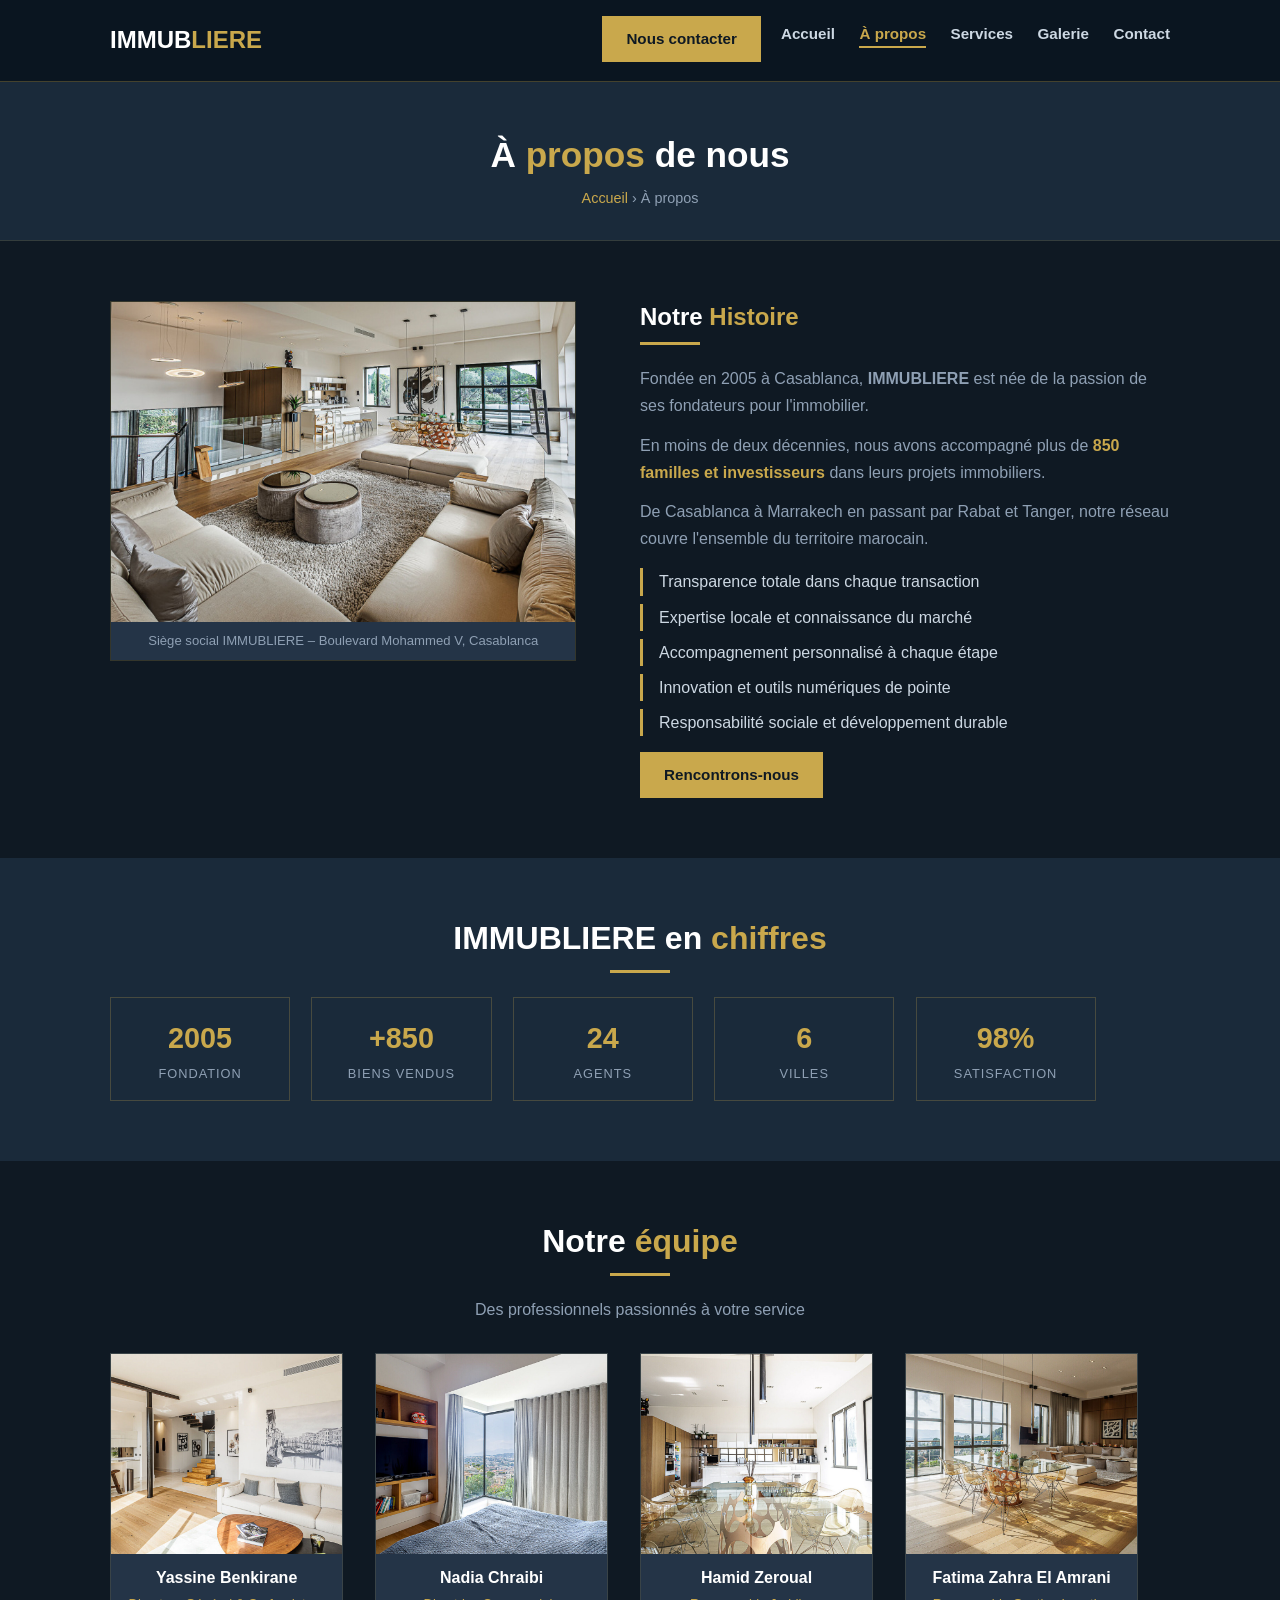
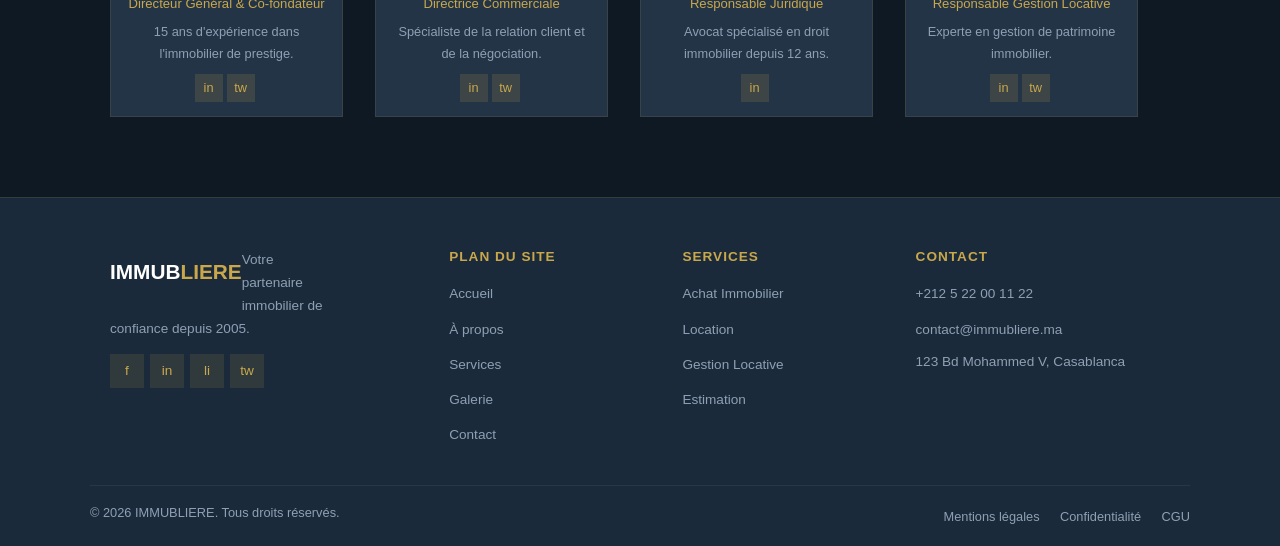
<file: Tp3/pages/about.html>
<!DOCTYPE html>
<html lang="fr">
<head>
  <meta charset="UTF-8">
  <meta name="viewport" content="width=device-width, initial-scale=1.0">
  <title>À propos – IMMUBLIERE</title>
  <link rel="stylesheet" href="../css/style.css">
</head>
<body>

  <nav class="navbar">
    <div class="container nav-inner clearfix">
      <a href="../index.html" class="nav-logo">IMMUB<span>LIERE</span></a>
      <ul class="nav-links">
        <li><a href="../index.html">Accueil</a></li>
        <li><a href="about.html" class="active">À propos</a></li>
        <li><a href="services.html">Services</a></li>
        <li><a href="gallery.html">Galerie</a></li>
        <li><a href="contact.html">Contact</a></li>
      </ul>
      <a href="contact.html" class="btn btn-gold nav-cta">Nous contacter</a>
    </div>
  </nav>

  <header class="page-header">
    <div class="container">
      <h1>À <span class="text-gold">propos</span> de nous</h1>
      <p class="breadcrumb"><a href="../index.html">Accueil</a> &rsaquo; À propos</p>
    </div>
  </header>

  <!-- NOTRE HISTOIRE -->
  <section class="section">
    <div class="container">
      <div class="about-grid clearfix">
        <div class="about-img-wrap">
          <figure>
            <img src="../imgs/image1.png" alt="Bureaux de l'agence IMMUBLIERE à Casablanca" width="600" height="450">
            <figcaption>Siège social IMMUBLIERE – Boulevard Mohammed V, Casablanca</figcaption>
          </figure>
        </div>
        <div class="about-text">
          <h2>Notre <span class="text-gold">Histoire</span></h2>
          <div class="divider" style="margin:10px 0 20px 0"></div>
          <p>Fondée en 2005 à Casablanca, <strong>IMMUBLIERE</strong> est née de la passion de ses fondateurs pour l'immobilier.</p>
          <p>En moins de deux décennies, nous avons accompagné plus de <strong style="color:#c9a84c">850 familles et investisseurs</strong> dans leurs projets immobiliers.</p>
          <p>De Casablanca à Marrakech en passant par Rabat et Tanger, notre réseau couvre l'ensemble du territoire marocain.</p>
          <div class="about-values">
            <div class="value-item">Transparence totale dans chaque transaction</div>
            <div class="value-item">Expertise locale et connaissance du marché</div>
            <div class="value-item">Accompagnement personnalisé à chaque étape</div>
            <div class="value-item">Innovation et outils numériques de pointe</div>
            <div class="value-item">Responsabilité sociale et développement durable</div>
          </div>
          <a href="contact.html" class="btn btn-gold">Rencontrons-nous</a>
        </div>
      </div>
    </div>
  </section>

  <!-- CHIFFRES CLÉS -->
  <section class="section section-alt">
    <div class="container text-center">
      <h2 class="section-title">IMMUBLIERE en <span class="text-gold">chiffres</span></h2>
      <div class="divider"></div>
      <div class="stats-grid clearfix" style="margin-top:24px">
        <div class="stat-box"><div class="num">2005</div><div class="lbl">Fondation</div></div>
        <div class="stat-box"><div class="num">+850</div><div class="lbl">Biens vendus</div></div>
        <div class="stat-box"><div class="num">24</div><div class="lbl">Agents</div></div>
        <div class="stat-box"><div class="num">6</div><div class="lbl">Villes</div></div>
        <div class="stat-box"><div class="num">98%</div><div class="lbl">Satisfaction</div></div>
      </div>
    </div>
  </section>

  <!-- ÉQUIPE -->
  <section class="section">
    <div class="container text-center">
      <h2 class="section-title">Notre <span class="text-gold">équipe</span></h2>
      <div class="divider"></div>
      <p class="section-subtitle">Des professionnels passionnés à votre service</p>

      <div class="team-grid clearfix">
        <article class="team-card">
          <figure>
            <img src="../imgs/image2.png" alt="Yassine Benkirane, Directeur Général" width="400" height="300">
            <figcaption>
              <h3>Yassine Benkirane</h3>
              <div class="role">Directeur Général &amp; Co-fondateur</div>
              <p>15 ans d'expérience dans l'immobilier de prestige.</p>
              <div class="social-links"><a href="#">in</a><a href="#">tw</a></div>
            </figcaption>
          </figure>
        </article>
        <article class="team-card">
          <figure>
            <img src="../imgs/image3.png" alt="Nadia Chraibi, Directrice Commerciale" width="400" height="300">
            <figcaption>
              <h3>Nadia Chraibi</h3>
              <div class="role">Directrice Commerciale</div>
              <p>Spécialiste de la relation client et de la négociation.</p>
              <div class="social-links"><a href="#">in</a><a href="#">tw</a></div>
            </figcaption>
          </figure>
        </article>
        <article class="team-card">
          <figure>
            <img src="../imgs/image4.png" alt="Hamid Zeroual, Responsable Juridique" width="400" height="300">
            <figcaption>
              <h3>Hamid Zeroual</h3>
              <div class="role">Responsable Juridique</div>
              <p>Avocat spécialisé en droit immobilier depuis 12 ans.</p>
              <div class="social-links"><a href="#">in</a></div>
            </figcaption>
          </figure>
        </article>
        <article class="team-card">
          <figure>
            <img src="../imgs/image5.png" alt="Fatima Zahra El Amrani, Gestion Locative" width="400" height="300">
            <figcaption>
              <h3>Fatima Zahra El Amrani</h3>
              <div class="role">Responsable Gestion Locative</div>
              <p>Experte en gestion de patrimoine immobilier.</p>
              <div class="social-links"><a href="#">in</a><a href="#">tw</a></div>
            </figcaption>
          </figure>
        </article>
      </div>
    </div>
  </section>

  <!-- FOOTER -->
  <footer>
    <div class="container">
      <div class="footer-grid clearfix">
        <div class="footer-brand">
          <div class="nav-logo">IMMUB<span class="text-gold">LIERE</span></div>
          <p>Votre partenaire immobilier de confiance depuis 2005.</p>
          <div class="footer-social">
            <a href="#">f</a><a href="#">in</a><a href="#">li</a><a href="#">tw</a>
          </div>
        </div>
        <nav class="footer-col">
          <h4>Plan du site</h4>
          <ul>
            <li><a href="../index.html">Accueil</a></li>
            <li><a href="about.html">À propos</a></li>
            <li><a href="services.html">Services</a></li>
            <li><a href="gallery.html">Galerie</a></li>
            <li><a href="contact.html">Contact</a></li>
          </ul>
        </nav>
        <nav class="footer-col">
          <h4>Services</h4>
          <ul>
            <li><a href="services.html">Achat Immobilier</a></li>
            <li><a href="services.html">Location</a></li>
            <li><a href="services.html">Gestion Locative</a></li>
            <li><a href="services.html">Estimation</a></li>
          </ul>
        </nav>
        <div class="footer-col">
          <h4>Contact</h4>
          <ul>
            <li><a href="tel:+212522001122">+212 5 22 00 11 22</a></li>
            <li><a href="mailto:contact@immubliere.ma">contact@immubliere.ma</a></li>
            <li style="color:#8fa0b4;font-size:.85rem">123 Bd Mohammed V, Casablanca</li>
          </ul>
        </div>
      </div>
    </div>
    <div class="footer-bottom container clearfix">
      <p>&copy; 2026 IMMUBLIERE. Tous droits réservés.</p>
      <nav class="footer-links-leg">
        <a href="#">Mentions légales</a>
        <a href="#">Confidentialité</a>
        <a href="#">CGU</a>
      </nav>
    </div>
  </footer>

</body>
</html>
</file>
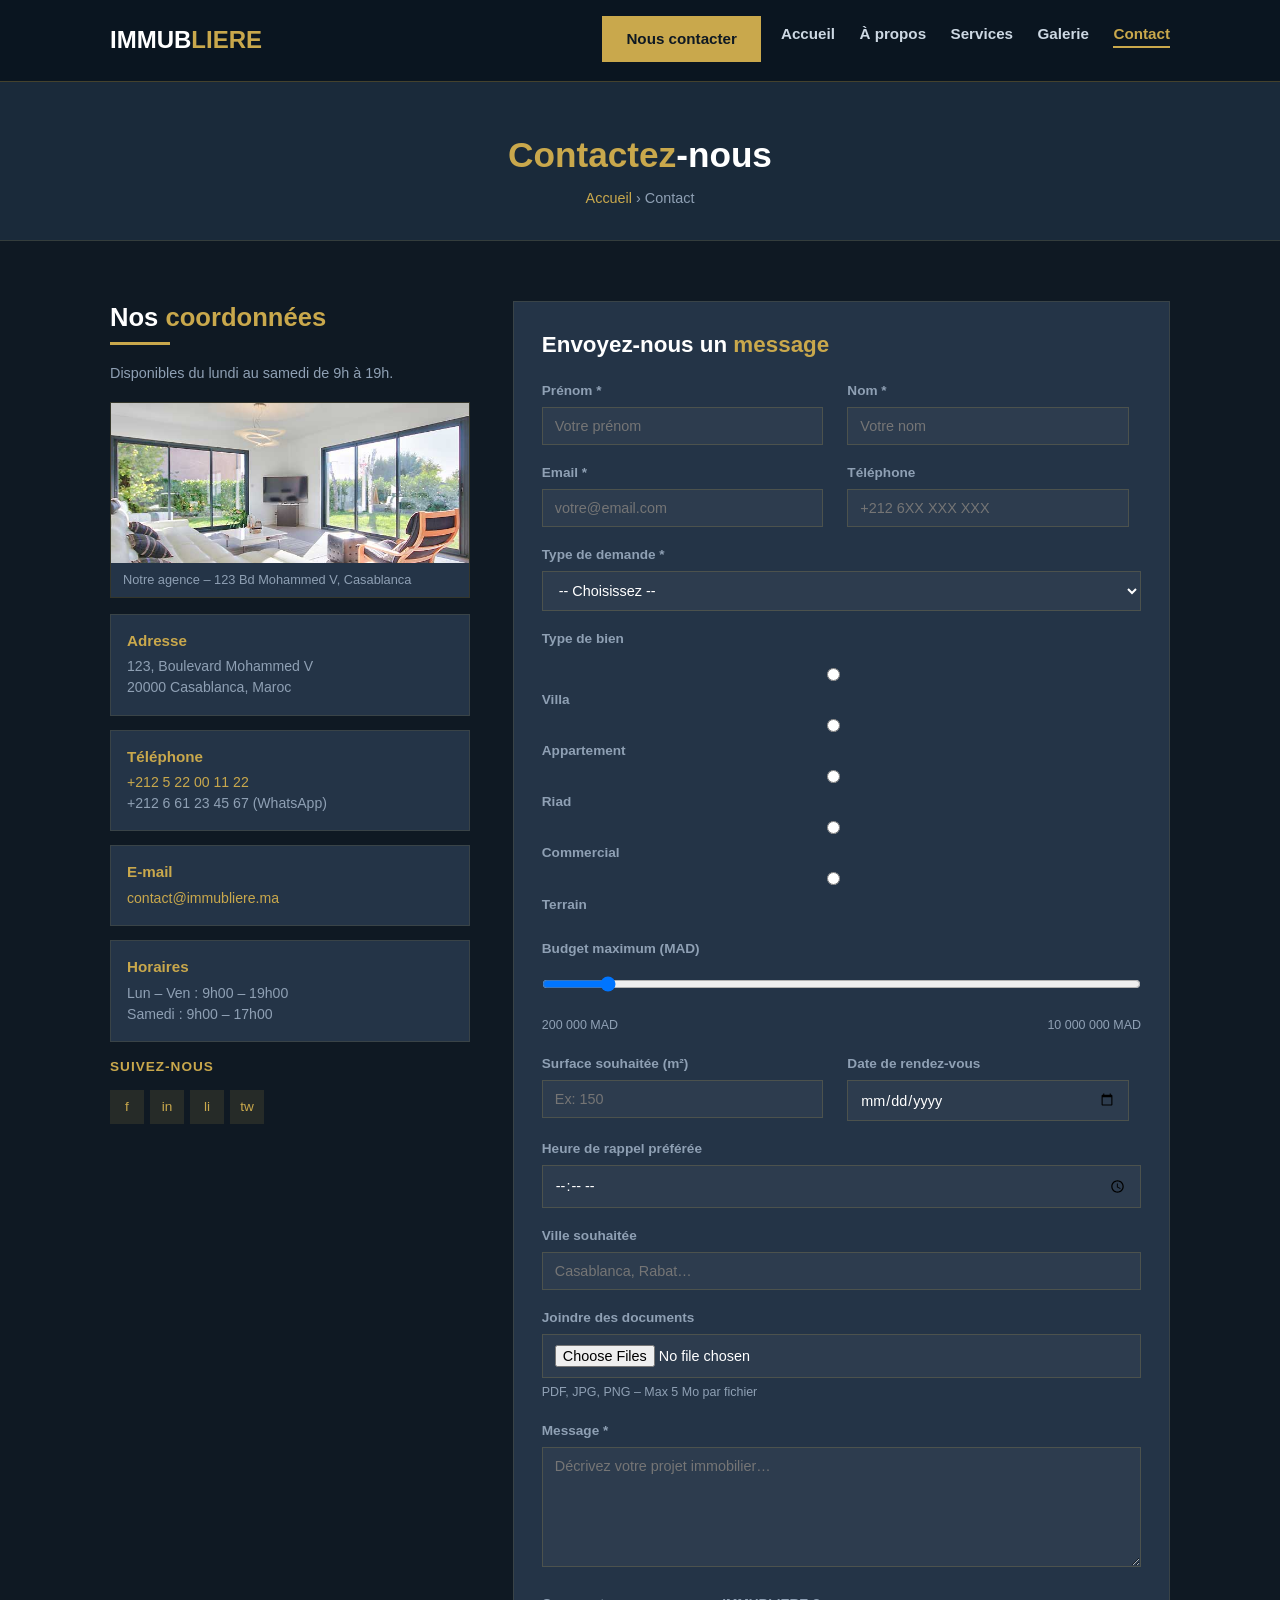
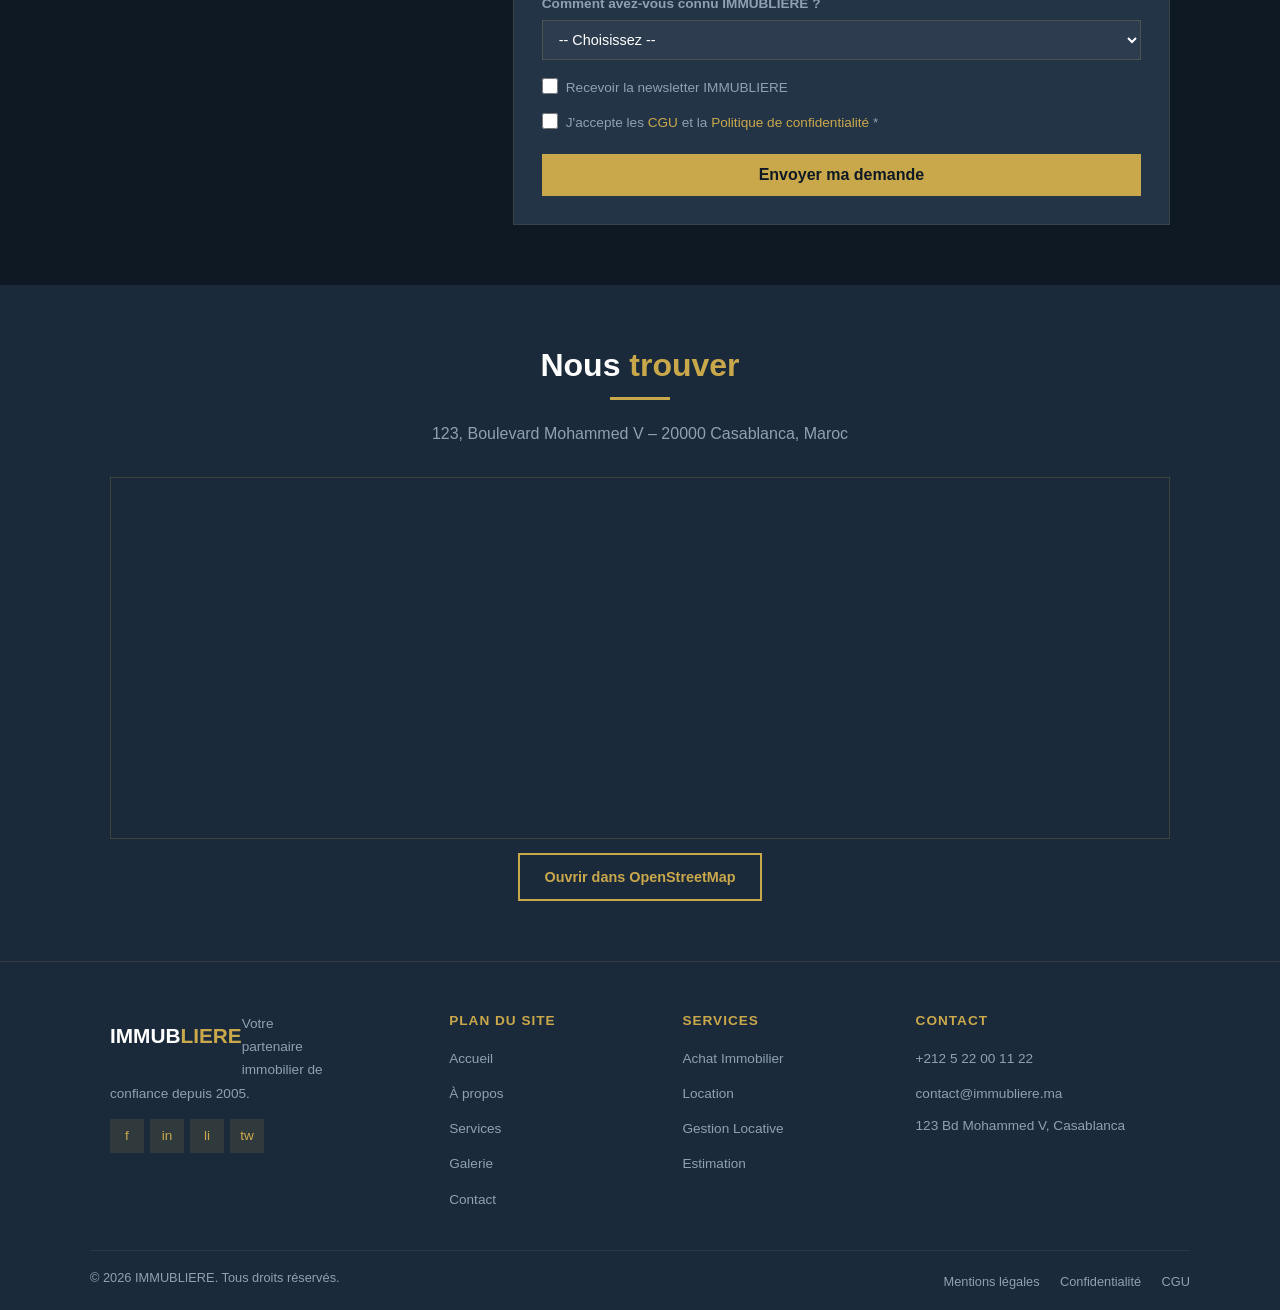
<file: Tp3/pages/contact.html>
<!DOCTYPE html>
<html lang="fr">
<head>
  <meta charset="UTF-8">
  <meta name="viewport" content="width=device-width, initial-scale=1.0">
  <title>Contact – IMMUBLIERE</title>
  <link rel="stylesheet" href="../css/style.css">
</head>
<body>

  <nav class="navbar">
    <div class="container nav-inner clearfix">
      <a href="../index.html" class="nav-logo">IMMUB<span>LIERE</span></a>
      <ul class="nav-links">
        <li><a href="../index.html">Accueil</a></li>
        <li><a href="about.html">À propos</a></li>
        <li><a href="services.html">Services</a></li>
        <li><a href="gallery.html">Galerie</a></li>
        <li><a href="contact.html" class="active">Contact</a></li>
      </ul>
      <a href="contact.html" class="btn btn-gold nav-cta">Nous contacter</a>
    </div>
  </nav>

  <header class="page-header">
    <div class="container">
      <h1><span class="text-gold">Contactez</span>-nous</h1>
      <p class="breadcrumb"><a href="../index.html">Accueil</a> &rsaquo; Contact</p>
    </div>
  </header>

  <!-- CONTACT PRINCIPAL -->
  <section class="section">
    <div class="container">
      <div class="contact-wrapper clearfix">

        <!-- Infos -->
        <div class="contact-info-col">
          <h2 style="font-size:1.6rem;margin-bottom:8px">Nos <span class="text-gold">coordonnées</span></h2>
          <div class="divider" style="margin:8px 0 16px 0"></div>
          <p style="color:#8fa0b4;margin-bottom:16px;font-size:.9rem">Disponibles du lundi au samedi de 9h à 19h.</p>

          <figure style="margin-bottom:16px;border:1px solid rgba(201,168,76,0.2);overflow:hidden">
            <img src="../imgs/image6.png" alt="Entrée de l'agence IMMUBLIERE" style="width:100%;height:160px;object-fit:cover">
            <figcaption style="background:#243447;padding:6px 12px;font-size:.8rem;color:#8fa0b4">
              Notre agence – 123 Bd Mohammed V, Casablanca
            </figcaption>
          </figure>

          <div class="info-card">
            <h4>Adresse</h4>
            <p>123, Boulevard Mohammed V<br>20000 Casablanca, Maroc</p>
          </div>
          <div class="info-card">
            <h4>Téléphone</h4>
            <p>
              <a href="tel:+212522001122" style="color:#c9a84c">+212 5 22 00 11 22</a><br>
              <a href="tel:+212661234567" style="color:#8fa0b4">+212 6 61 23 45 67</a> (WhatsApp)
            </p>
          </div>
          <div class="info-card">
            <h4>E-mail</h4>
            <p><a href="mailto:contact@immubliere.ma" style="color:#c9a84c">contact@immubliere.ma</a></p>
          </div>
          <div class="info-card">
            <h4>Horaires</h4>
            <p>Lun – Ven : 9h00 – 19h00<br>Samedi : 9h00 – 17h00</p>
          </div>

          <div style="margin-top:16px">
            <h3 style="color:#c9a84c;font-size:.85rem;text-transform:uppercase;letter-spacing:1px;margin-bottom:10px">Suivez-nous</h3>
            <div class="footer-social">
              <a href="#">f</a><a href="#">in</a><a href="#">li</a><a href="#">tw</a>
            </div>
          </div>
        </div>

        <!-- Formulaire -->
        <div class="contact-form-col">
          <form class="contact-form" id="contact-form" novalidate action="#" method="POST">

            <h2 style="font-size:1.4rem;margin-bottom:20px;color:white">
              Envoyez-nous un <span class="text-gold">message</span>
            </h2>

            <div class="form-row clearfix">
              <div class="form-group">
                <label for="prenom">Prénom *</label>
                <input type="text" id="prenom" name="prenom" placeholder="Votre prénom" required minlength="2">
              </div>
              <div class="form-group">
                <label for="nom">Nom *</label>
                <input type="text" id="nom" name="nom" placeholder="Votre nom" required minlength="2">
              </div>
            </div>

            <div class="form-row clearfix">
              <div class="form-group">
                <label for="email">Email *</label>
                <input type="email" id="email" name="email" placeholder="votre@email.com" required>
              </div>
              <div class="form-group">
                <label for="telephone">Téléphone</label>
                <input type="tel" id="telephone" name="telephone" placeholder="+212 6XX XXX XXX">
              </div>
            </div>

            <div class="form-group">
              <label for="sujet">Type de demande *</label>
              <select id="sujet" name="sujet" required>
                <option value="" disabled selected>-- Choisissez --</option>
                <option value="achat">Achat immobilier</option>
                <option value="vente">Vente d'un bien</option>
                <option value="location">Location</option>
                <option value="gestion">Gestion locative</option>
                <option value="estimation">Estimation</option>
                <option value="conseil">Conseil juridique</option>
                <option value="autre">Autre demande</option>
              </select>
            </div>

            <div class="form-group">
              <fieldset style="border:none;padding:0">
                <legend style="color:#8fa0b4;font-size:.85rem;font-weight:bold;margin-bottom:8px">Type de bien</legend>
                <div class="radio-group">
                  <label class="radio-option"><input type="radio" name="type-bien" value="villa"> Villa</label>
                  <label class="radio-option"><input type="radio" name="type-bien" value="appartement"> Appartement</label>
                  <label class="radio-option"><input type="radio" name="type-bien" value="riad"> Riad</label>
                  <label class="radio-option"><input type="radio" name="type-bien" value="commercial"> Commercial</label>
                  <label class="radio-option"><input type="radio" name="type-bien" value="terrain"> Terrain</label>
                </div>
              </fieldset>
            </div>

            <div class="form-group">
              <label for="budget-range">Budget maximum (MAD)</label>
              <input type="range" id="budget-range" name="budget" min="200000" max="10000000" step="100000" value="1000000" style="width:100%">
              <div class="range-label">
                <span>200 000 MAD</span>
                <span>10 000 000 MAD</span>
              </div>
            </div>

            <div class="form-row clearfix">
              <div class="form-group">
                <label for="surface">Surface souhaitée (m²)</label>
                <input type="number" id="surface" name="surface" placeholder="Ex: 150" min="20" max="5000">
              </div>
              <div class="form-group">
                <label for="date-rdv">Date de rendez-vous</label>
                <input type="date" id="date-rdv" name="date-rdv">
              </div>
            </div>

            <div class="form-group">
              <label for="heure-rappel">Heure de rappel préférée</label>
              <input type="time" id="heure-rappel" name="heure-rappel" min="09:00" max="19:00">
            </div>

            <div class="form-group">
              <label for="ville">Ville souhaitée</label>
              <input type="text" id="ville" name="ville" placeholder="Casablanca, Rabat…" list="villes-list" autocomplete="off">
              <datalist id="villes-list">
                <option value="Casablanca">
                <option value="Rabat">
                <option value="Marrakech">
                <option value="Tanger">
                <option value="Fès">
                <option value="Agadir">
              </datalist>
            </div>

            <div class="form-group">
              <label for="documents">Joindre des documents</label>
              <input type="file" id="documents" name="documents" accept=".pdf,.jpg,.jpeg,.png" multiple style="color:white">
              <span class="file-hint">PDF, JPG, PNG – Max 5 Mo par fichier</span>
            </div>

            <div class="form-group">
              <label for="message">Message *</label>
              <textarea id="message" name="message" rows="5" placeholder="Décrivez votre projet immobilier…" required minlength="20" maxlength="2000"></textarea>
            </div>

            <div class="form-group">
              <label for="source">Comment avez-vous connu IMMUBLIERE ?</label>
              <select id="source" name="source">
                <option value="" disabled selected>-- Choisissez --</option>
                <option value="google">Recherche Google</option>
                <option value="reseaux">Réseaux sociaux</option>
                <option value="bouche">Bouche à oreille</option>
                <option value="presse">Presse / Magazine</option>
                <option value="autre">Autre</option>
              </select>
            </div>

            <div class="form-check">
              <input type="checkbox" id="newsletter" name="newsletter" value="oui">
              <label for="newsletter">Recevoir la newsletter IMMUBLIERE</label>
            </div>

            <div class="form-check">
              <input type="checkbox" id="cgu" name="cgu" required>
              <label for="cgu">J'accepte les <a href="#">CGU</a> et la <a href="#">Politique de confidentialité</a> *</label>
            </div>

            <button type="submit" class="btn btn-gold" style="width:100%;margin-top:8px;font-size:1rem;padding:12px">
              Envoyer ma demande
            </button>

          </form>
        </div>

      </div>
    </div>
  </section>

  <!-- CARTE -->
  <section class="section section-alt">
    <div class="container">
      <div class="text-center" style="margin-bottom:28px">
        <h2 class="section-title">Nous <span class="text-gold">trouver</span></h2>
        <div class="divider"></div>
        <p class="section-subtitle">123, Boulevard Mohammed V – 20000 Casablanca, Maroc</p>
      </div>
      <div class="map-container">
        <iframe
          src="https://www.openstreetmap.org/export/embed.html?bbox=-7.640%2C33.585%2C-7.575%2C33.603&layer=mapnik&marker=33.594%2C-7.607"
          width="100%"
          height="360"
          loading="lazy"
          title="Localisation IMMUBLIERE – Casablanca">
        </iframe>
      </div>
      <p class="text-center" style="margin-top:14px">
        <a href="https://www.openstreetmap.org/?mlat=33.594&mlon=-7.607#map=15/33.594/-7.607"
           target="_blank" rel="noopener noreferrer" class="btn btn-outline" style="font-size:.9rem">
          Ouvrir dans OpenStreetMap
        </a>
      </p>
    </div>
  </section>

  <!-- FOOTER -->
  <footer>
    <div class="container">
      <div class="footer-grid clearfix">
        <div class="footer-brand">
          <div class="nav-logo">IMMUB<span class="text-gold">LIERE</span></div>
          <p>Votre partenaire immobilier de confiance depuis 2005.</p>
          <div class="footer-social">
            <a href="#">f</a><a href="#">in</a><a href="#">li</a><a href="#">tw</a>
          </div>
        </div>
        <nav class="footer-col">
          <h4>Plan du site</h4>
          <ul>
            <li><a href="../index.html">Accueil</a></li>
            <li><a href="about.html">À propos</a></li>
            <li><a href="services.html">Services</a></li>
            <li><a href="gallery.html">Galerie</a></li>
            <li><a href="contact.html">Contact</a></li>
          </ul>
        </nav>
        <nav class="footer-col">
          <h4>Services</h4>
          <ul>
            <li><a href="services.html">Achat Immobilier</a></li>
            <li><a href="services.html">Location</a></li>
            <li><a href="services.html">Gestion Locative</a></li>
            <li><a href="services.html">Estimation</a></li>
          </ul>
        </nav>
        <div class="footer-col">
          <h4>Contact</h4>
          <ul>
            <li><a href="tel:+212522001122">+212 5 22 00 11 22</a></li>
            <li><a href="mailto:contact@immubliere.ma">contact@immubliere.ma</a></li>
            <li style="color:#8fa0b4;font-size:.85rem">123 Bd Mohammed V, Casablanca</li>
          </ul>
        </div>
      </div>
    </div>
    <div class="footer-bottom container clearfix">
      <p>&copy; 2026 IMMUBLIERE. Tous droits réservés.</p>
      <nav class="footer-links-leg">
        <a href="#">Mentions légales</a>
        <a href="#">Confidentialité</a>
        <a href="#">CGU</a>
      </nav>
    </div>
  </footer>


</body>
</html>
</file>
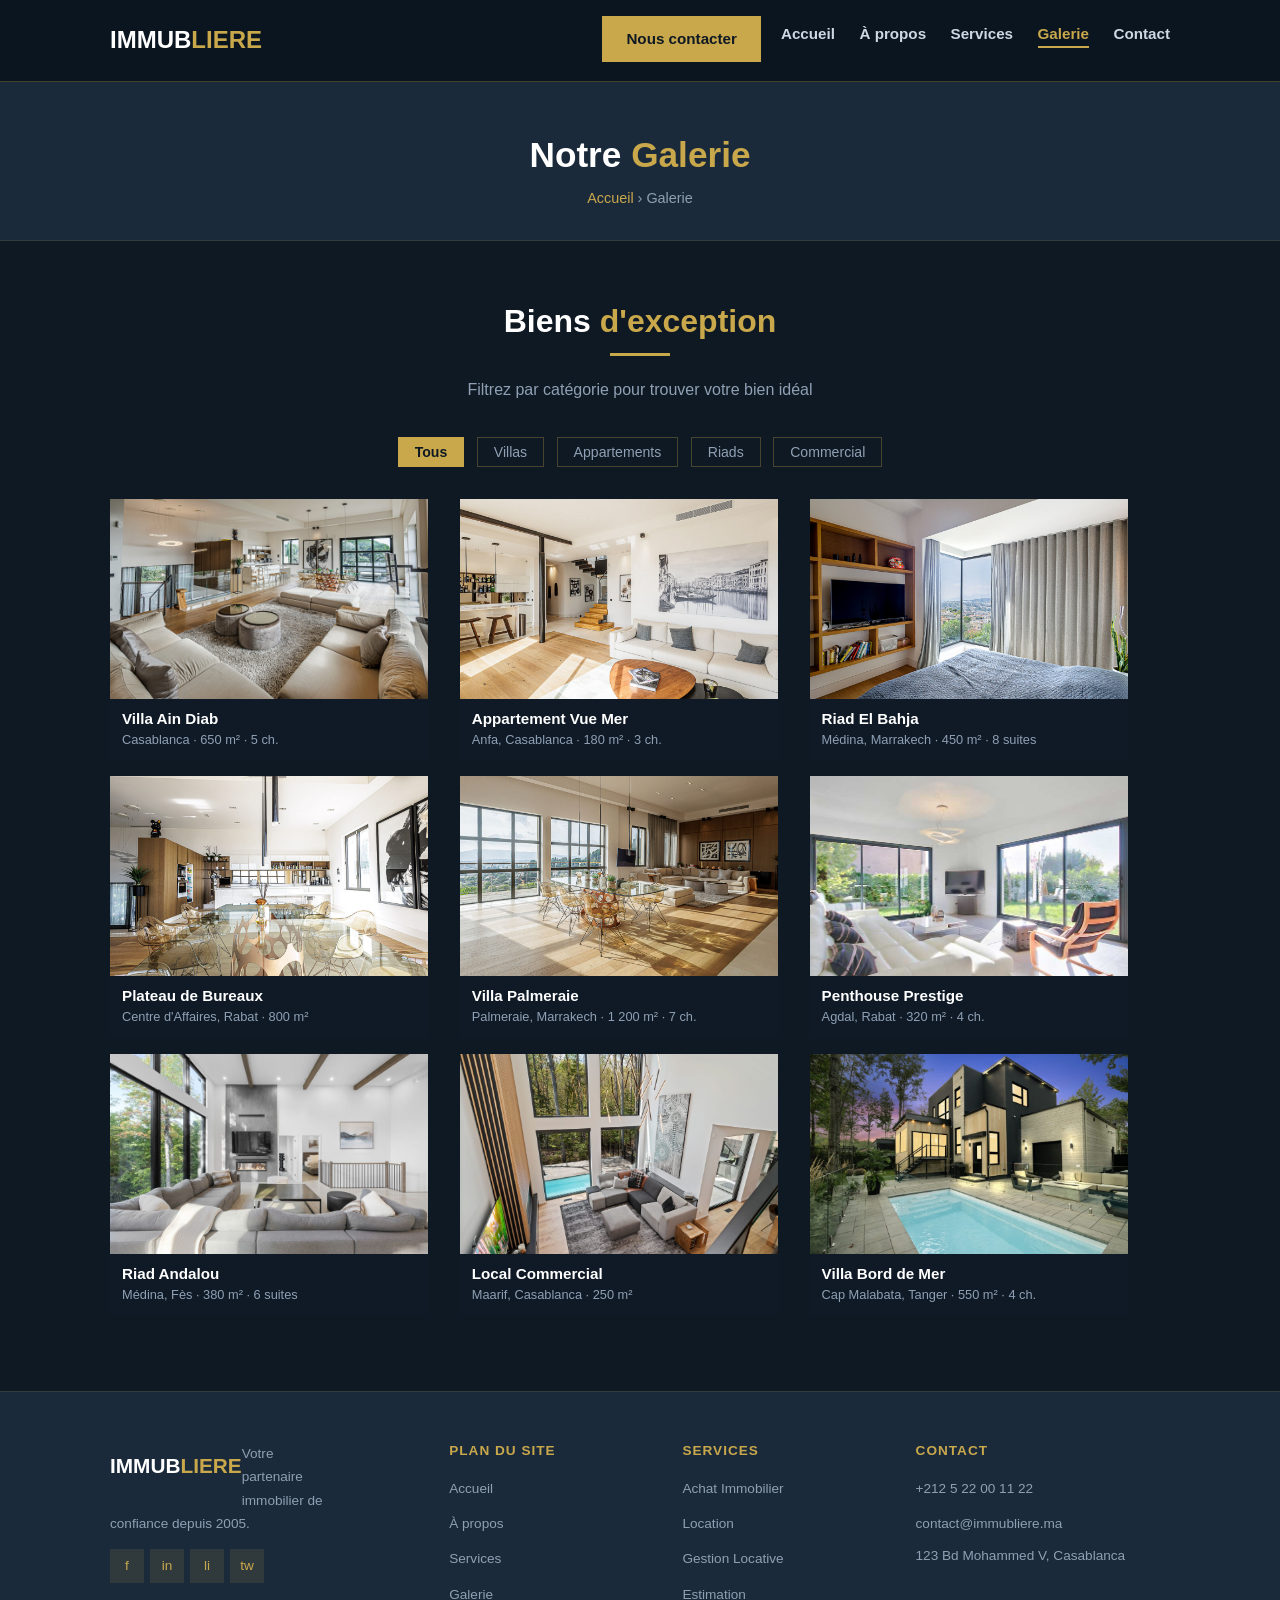
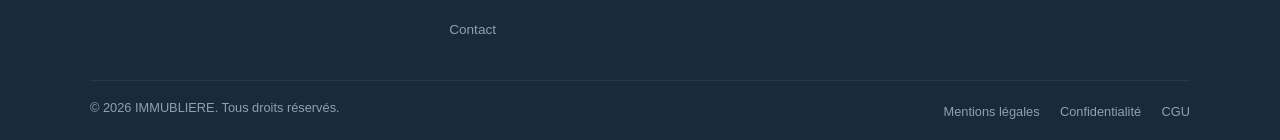
<file: Tp3/pages/gallery.html>
<!DOCTYPE html>
<html lang="fr">
<head>
  <meta charset="UTF-8">
  <meta name="viewport" content="width=device-width, initial-scale=1.0">
  <title>Galerie – IMMUBLIERE</title>
  <link rel="stylesheet" href="../css/style.css">
</head>
<body>

  <nav class="navbar">
    <div class="container nav-inner clearfix">
      <a href="../index.html" class="nav-logo">IMMUB<span>LIERE</span></a>
      <ul class="nav-links">
        <li><a href="../index.html">Accueil</a></li>
        <li><a href="about.html">À propos</a></li>
        <li><a href="services.html">Services</a></li>
        <li><a href="gallery.html" class="active">Galerie</a></li>
        <li><a href="contact.html">Contact</a></li>
      </ul>
      <a href="contact.html" class="btn btn-gold nav-cta">Nous contacter</a>
    </div>
  </nav>

  <header class="page-header">
    <div class="container">
      <h1>Notre <span class="text-gold">Galerie</span></h1>
      <p class="breadcrumb"><a href="../index.html">Accueil</a> &rsaquo; Galerie</p>
    </div>
  </header>

  <section class="section">
    <div class="container">
      <div class="text-center" style="margin-bottom:24px">
        <h2 class="section-title">Biens <span class="text-gold">d'exception</span></h2>
        <div class="divider"></div>
        <p class="section-subtitle">Filtrez par catégorie pour trouver votre bien idéal</p>
      </div>

      <!-- Filtres -->
      <div class="gallery-filters">
        <button class="filter-btn active" data-filter="all">Tous</button>
        <button class="filter-btn" data-filter="villa">Villas</button>
        <button class="filter-btn" data-filter="appartement">Appartements</button>
        <button class="filter-btn" data-filter="riad">Riads</button>
        <button class="filter-btn" data-filter="commercial">Commercial</button>
      </div>

      <!-- Grille -->
      <div class="gallery-grid clearfix" id="gallery-grid">

        <article class="gallery-item" data-cat="villa">
          <img src="../imgs/image1.png" alt="Villa Ain Diab, Casablanca – 5 chambres, 650m²">
          <div class="gallery-overlay">
            <div class="gallery-overlay-text">
              <h4>Villa Ain Diab</h4>
              <p>Casablanca · 650 m² · 5 ch.</p>
            </div>
          </div>
        </article>

        <article class="gallery-item" data-cat="appartement">
          <img src="../imgs/image2.png" alt="Appartement Vue Mer, Anfa – 3 chambres, 180m²">
          <div class="gallery-overlay">
            <div class="gallery-overlay-text">
              <h4>Appartement Vue Mer</h4>
              <p>Anfa, Casablanca · 180 m² · 3 ch.</p>
            </div>
          </div>
        </article>

        <article class="gallery-item" data-cat="riad">
          <img src="../imgs/image3.png" alt="Riad El Bahja, Marrakech – 8 suites">
          <div class="gallery-overlay">
            <div class="gallery-overlay-text">
              <h4>Riad El Bahja</h4>
              <p>Médina, Marrakech · 450 m² · 8 suites</p>
            </div>
          </div>
        </article>

        <article class="gallery-item" data-cat="commercial">
          <img src="../imgs/image4.png" alt="Plateau de Bureaux, Rabat – 800m²">
          <div class="gallery-overlay">
            <div class="gallery-overlay-text">
              <h4>Plateau de Bureaux</h4>
              <p>Centre d'Affaires, Rabat · 800 m²</p>
            </div>
          </div>
        </article>

        <article class="gallery-item" data-cat="villa">
          <img src="../imgs/image5.png" alt="Villa Palmeraie, Marrakech – 7 chambres">
          <div class="gallery-overlay">
            <div class="gallery-overlay-text">
              <h4>Villa Palmeraie</h4>
              <p>Palmeraie, Marrakech · 1 200 m² · 7 ch.</p>
            </div>
          </div>
        </article>

        <article class="gallery-item" data-cat="appartement">
          <img src="../imgs/image6.png" alt="Penthouse Prestige, Rabat – 4 chambres">
          <div class="gallery-overlay">
            <div class="gallery-overlay-text">
              <h4>Penthouse Prestige</h4>
              <p>Agdal, Rabat · 320 m² · 4 ch.</p>
            </div>
          </div>
        </article>

        <article class="gallery-item" data-cat="riad">
          <img src="../imgs/image7.png" alt="Riad Andalou, Fès – 6 suites">
          <div class="gallery-overlay">
            <div class="gallery-overlay-text">
              <h4>Riad Andalou</h4>
              <p>Médina, Fès · 380 m² · 6 suites</p>
            </div>
          </div>
        </article>

        <article class="gallery-item" data-cat="commercial">
          <img src="../imgs/image8.png" alt="Local Commercial, Casablanca – 250m²">
          <div class="gallery-overlay">
            <div class="gallery-overlay-text">
              <h4>Local Commercial</h4>
              <p>Maarif, Casablanca · 250 m²</p>
            </div>
          </div>
        </article>

        <article class="gallery-item" data-cat="villa">
          <img src="../imgs/image9.png" alt="Villa Bord de Mer, Tanger – 4 chambres">
          <div class="gallery-overlay">
            <div class="gallery-overlay-text">
              <h4>Villa Bord de Mer</h4>
              <p>Cap Malabata, Tanger · 550 m² · 4 ch.</p>
            </div>
          </div>
        </article>

      </div>
    </div>
  </section>

  <!-- FOOTER -->
  <footer>
    <div class="container">
      <div class="footer-grid clearfix">
        <div class="footer-brand">
          <div class="nav-logo">IMMUB<span class="text-gold">LIERE</span></div>
          <p>Votre partenaire immobilier de confiance depuis 2005.</p>
          <div class="footer-social">
            <a href="#">f</a><a href="#">in</a><a href="#">li</a><a href="#">tw</a>
          </div>
        </div>
        <nav class="footer-col">
          <h4>Plan du site</h4>
          <ul>
            <li><a href="../index.html">Accueil</a></li>
            <li><a href="about.html">À propos</a></li>
            <li><a href="services.html">Services</a></li>
            <li><a href="gallery.html">Galerie</a></li>
            <li><a href="contact.html">Contact</a></li>
          </ul>
        </nav>
        <nav class="footer-col">
          <h4>Services</h4>
          <ul>
            <li><a href="services.html">Achat Immobilier</a></li>
            <li><a href="services.html">Location</a></li>
            <li><a href="services.html">Gestion Locative</a></li>
            <li><a href="services.html">Estimation</a></li>
          </ul>
        </nav>
        <div class="footer-col">
          <h4>Contact</h4>
          <ul>
            <li><a href="tel:+212522001122">+212 5 22 00 11 22</a></li>
            <li><a href="mailto:contact@immubliere.ma">contact@immubliere.ma</a></li>
            <li style="color:#8fa0b4;font-size:.85rem">123 Bd Mohammed V, Casablanca</li>
          </ul>
        </div>
      </div>
    </div>
    <div class="footer-bottom container clearfix">
      <p>&copy; 2026 IMMUBLIERE. Tous droits réservés.</p>
      <nav class="footer-links-leg">
        <a href="#">Mentions légales</a>
        <a href="#">Confidentialité</a>
        <a href="#">CGU</a>
      </nav>
    </div>
  </footer>


</body>
</html>
</file>
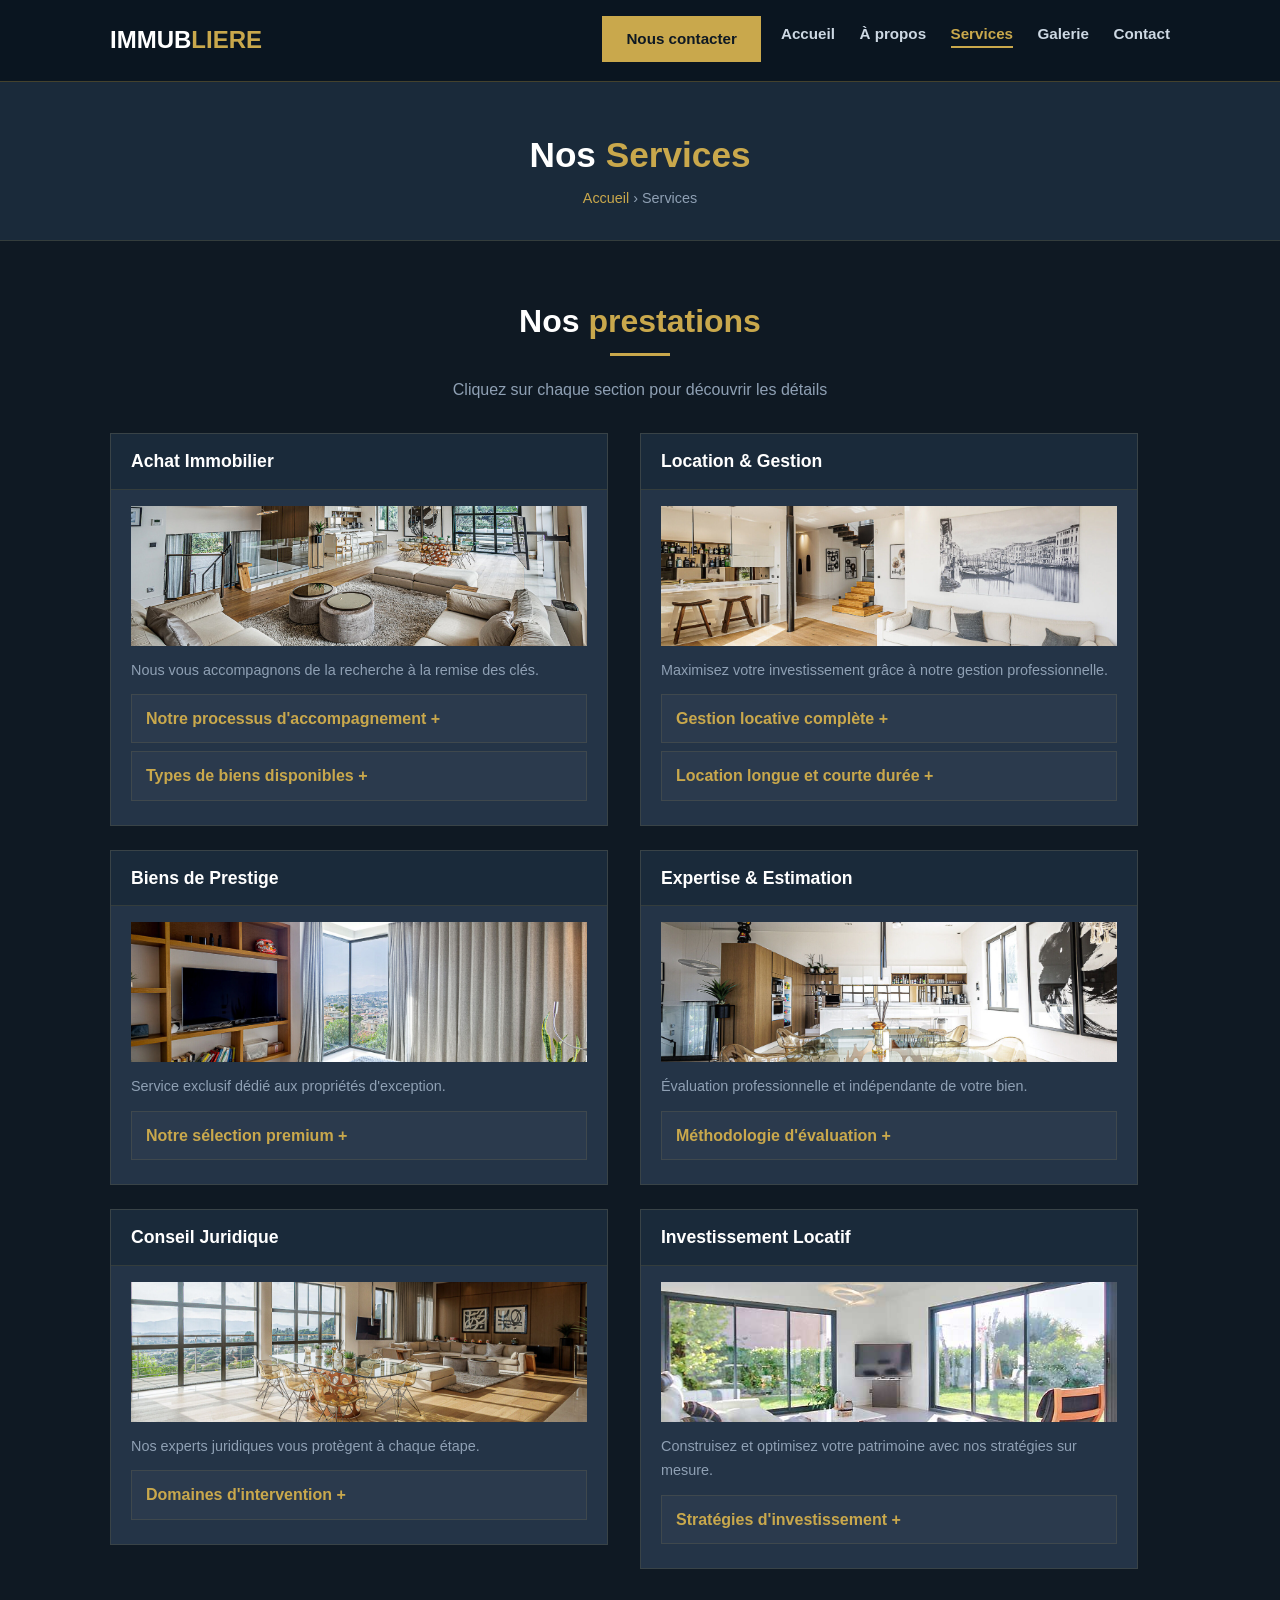
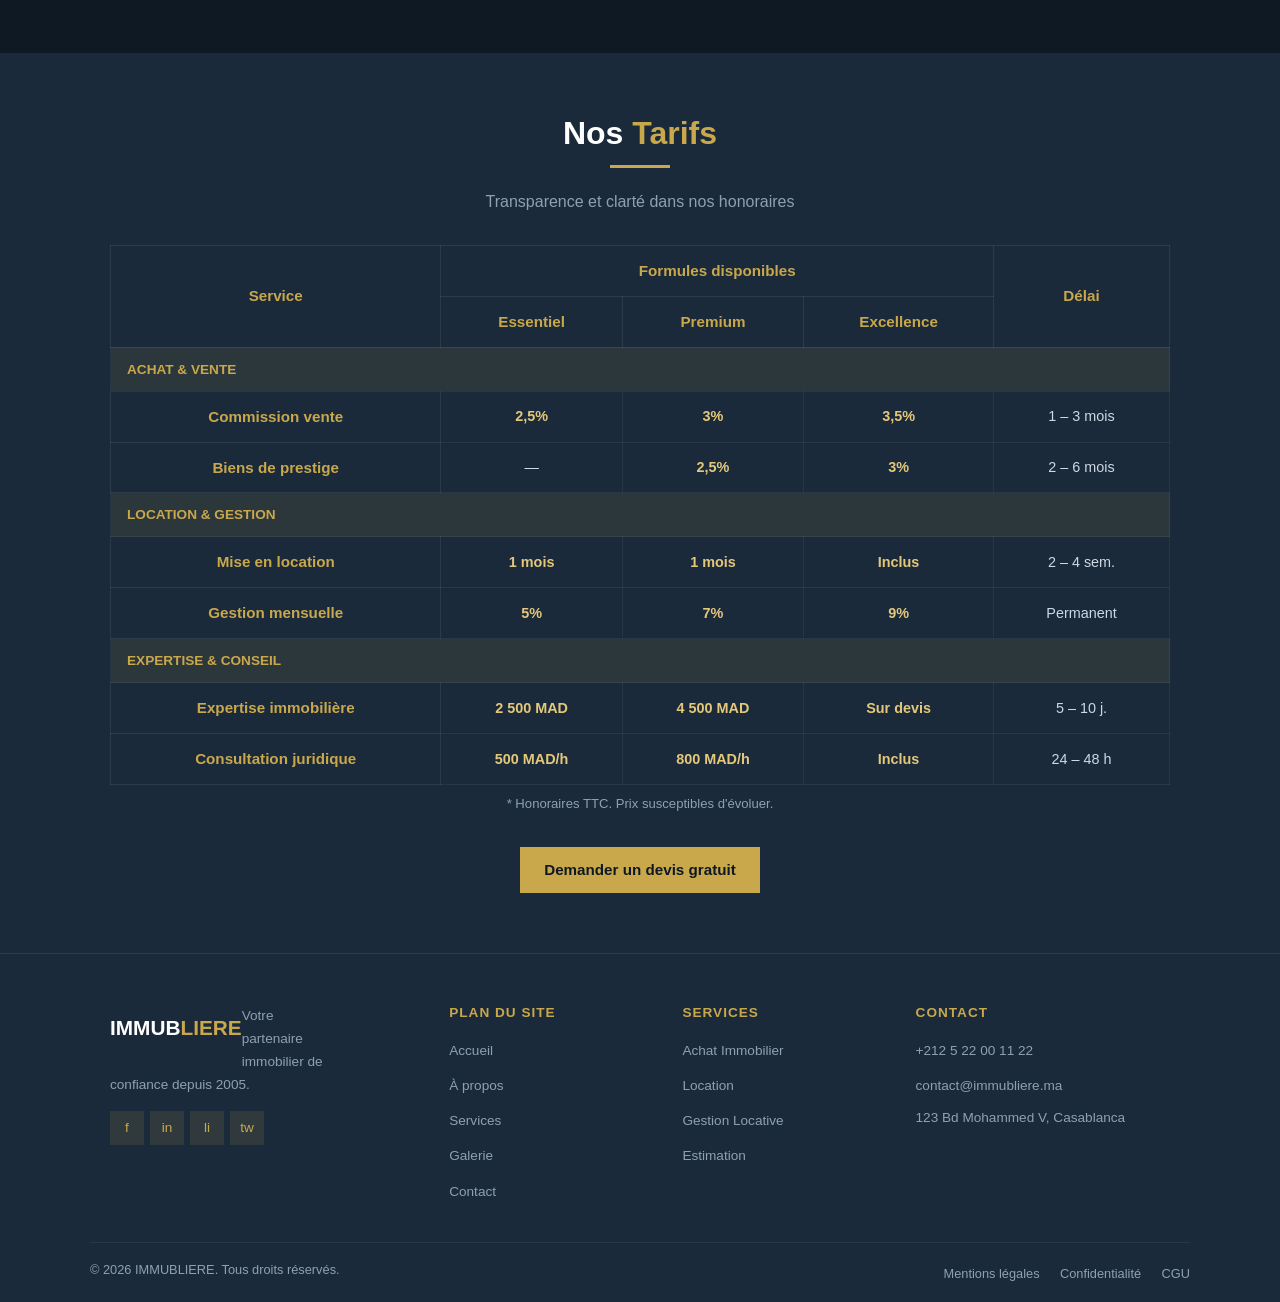
<file: Tp3/pages/services.html>
<!DOCTYPE html>
<html lang="fr">
<head>
  <meta charset="UTF-8">
  <meta name="viewport" content="width=device-width, initial-scale=1.0">
  <title>Services – IMMUBLIERE</title>
  <link rel="stylesheet" href="../css/style.css">
</head>
<body>

  <nav class="navbar">
    <div class="container nav-inner clearfix">
      <a href="../index.html" class="nav-logo">IMMUB<span>LIERE</span></a>
      <ul class="nav-links">
        <li><a href="../index.html">Accueil</a></li>
        <li><a href="about.html">À propos</a></li>
        <li><a href="services.html" class="active">Services</a></li>
        <li><a href="gallery.html">Galerie</a></li>
        <li><a href="contact.html">Contact</a></li>
      </ul>
      <a href="contact.html" class="btn btn-gold nav-cta">Nous contacter</a>
    </div>
  </nav>

  <header class="page-header">
    <div class="container">
      <h1>Nos <span class="text-gold">Services</span></h1>
      <p class="breadcrumb"><a href="../index.html">Accueil</a> &rsaquo; Services</p>
    </div>
  </header>

  <!-- SERVICES DÉTAILLÉS -->
  <section class="section">
    <div class="container">
      <div class="text-center" style="margin-bottom:30px">
        <h2 class="section-title">Nos <span class="text-gold">prestations</span></h2>
        <div class="divider"></div>
        <p class="section-subtitle">Cliquez sur chaque section pour découvrir les détails</p>
      </div>

      <div class="services-full-grid clearfix">

        <article class="service-full-card">
          <div class="service-full-card-header clearfix">
            <h3>Achat Immobilier</h3>
          </div>
          <div class="service-full-card-body">
            <img src="../imgs/image1.png" alt="Achat immobilier" style="width:100%;height:140px;object-fit:cover;margin-bottom:12px">
            <p>Nous vous accompagnons de la recherche à la remise des clés.</p>
            <details>
              <summary>Notre processus d'accompagnement</summary>
              <div class="details-body">
                <ul>
                  <li>Analyse de vos besoins et de votre budget</li>
                  <li>Sélection personnalisée de biens</li>
                  <li>Organisation des visites</li>
                  <li>Négociation au meilleur prix</li>
                  <li>Suivi notarial et signature de l'acte</li>
                </ul>
              </div>
            </details>
            <details>
              <summary>Types de biens disponibles</summary>
              <div class="details-body">
                <ul>
                  <li>Villas et maisons individuelles</li>
                  <li>Appartements (studio, T2, T3, T4+)</li>
                  <li>Riads et demeures historiques</li>
                  <li>Terrains constructibles</li>
                </ul>
              </div>
            </details>
          </div>
        </article>

        <article class="service-full-card">
          <div class="service-full-card-header clearfix">
            <h3>Location &amp; Gestion</h3>
          </div>
          <div class="service-full-card-body">
            <img src="../imgs/image2.png" alt="Gestion locative" style="width:100%;height:140px;object-fit:cover;margin-bottom:12px">
            <p>Maximisez votre investissement grâce à notre gestion professionnelle.</p>
            <details>
              <summary>Gestion locative complète</summary>
              <div class="details-body">
                <ul>
                  <li>Mise en location et diffusion des annonces</li>
                  <li>Sélection rigoureuse des locataires</li>
                  <li>Encaissement des loyers</li>
                  <li>Gestion des travaux et maintenance</li>
                  <li>Rapport mensuel détaillé</li>
                </ul>
              </div>
            </details>
            <details>
              <summary>Location longue et courte durée</summary>
              <div class="details-body">
                <ul>
                  <li>Location annuelle classique</li>
                  <li>Location saisonnière et touristique</li>
                  <li>Location meublée professionnelle</li>
                </ul>
              </div>
            </details>
          </div>
        </article>

        <article class="service-full-card">
          <div class="service-full-card-header clearfix">
            <h3>Biens de Prestige</h3>
          </div>
          <div class="service-full-card-body">
            <img src="../imgs/image3.png" alt="Biens de prestige" style="width:100%;height:140px;object-fit:cover;margin-bottom:12px">
            <p>Service exclusif dédié aux propriétés d'exception.</p>
            <details>
              <summary>Notre sélection premium</summary>
              <div class="details-body">
                <ul>
                  <li>Villas avec piscine et jardin paysager</li>
                  <li>Penthouses avec vue panoramique</li>
                  <li>Riads de luxe en médina</li>
                  <li>Propriétés en bord de mer</li>
                </ul>
              </div>
            </details>
          </div>
        </article>

        <article class="service-full-card">
          <div class="service-full-card-header clearfix">
            <h3>Expertise &amp; Estimation</h3>
          </div>
          <div class="service-full-card-body">
            <img src="../imgs/image4.png" alt="Expertise immobilière" style="width:100%;height:140px;object-fit:cover;margin-bottom:12px">
            <p>Évaluation professionnelle et indépendante de votre bien.</p>
            <details>
              <summary>Méthodologie d'évaluation</summary>
              <div class="details-body">
                <ul>
                  <li>Analyse comparative du marché</li>
                  <li>Inspection physique complète du bien</li>
                  <li>Étude de l'emplacement</li>
                  <li>Rapport d'expertise certifié</li>
                </ul>
              </div>
            </details>
          </div>
        </article>

        <article class="service-full-card">
          <div class="service-full-card-header clearfix">
            <h3>Conseil Juridique</h3>
          </div>
          <div class="service-full-card-body">
            <img src="../imgs/image5.png" alt="Conseil juridique" style="width:100%;height:140px;object-fit:cover;margin-bottom:12px">
            <p>Nos experts juridiques vous protègent à chaque étape.</p>
            <details>
              <summary>Domaines d'intervention</summary>
              <div class="details-body">
                <ul>
                  <li>Rédaction et vérification de contrats</li>
                  <li>Droit de la copropriété</li>
                  <li>Contentieux locatif</li>
                  <li>Fiscalité immobilière</li>
                  <li>Succession et donation</li>
                </ul>
              </div>
            </details>
          </div>
        </article>

        <article class="service-full-card">
          <div class="service-full-card-header clearfix">
            <h3>Investissement Locatif</h3>
          </div>
          <div class="service-full-card-body">
            <img src="../imgs/image6.png" alt="Investissement locatif" style="width:100%;height:140px;object-fit:cover;margin-bottom:12px">
            <p>Construisez et optimisez votre patrimoine avec nos stratégies sur mesure.</p>
            <details>
              <summary>Stratégies d'investissement</summary>
              <div class="details-body">
                <ul>
                  <li>Achat-revente (flip immobilier)</li>
                  <li>Investissement locatif classique</li>
                  <li>Division de patrimoines</li>
                </ul>
              </div>
            </details>
          </div>
        </article>

      </div>
    </div>
  </section>

  <!-- TABLEAU TARIFS -->
  <section class="section section-alt">
    <div class="container">
      <div class="text-center" style="margin-bottom:30px">
        <h2 class="section-title">Nos <span class="text-gold">Tarifs</span></h2>
        <div class="divider"></div>
        <p class="section-subtitle">Transparence et clarté dans nos honoraires</p>
      </div>

      <div class="pricing-wrap">
        <table class="pricing-table">
          <caption style="caption-side:bottom;padding:8px;color:#8fa0b4;font-size:.82rem">
            * Honoraires TTC. Prix susceptibles d'évoluer.
          </caption>
          <thead>
            <tr>
              <th scope="col" rowspan="2">Service</th>
              <th scope="col" colspan="3">Formules disponibles</th>
              <th scope="col" rowspan="2">Délai</th>
            </tr>
            <tr>
              <th scope="col">Essentiel</th>
              <th scope="col">Premium</th>
              <th scope="col">Excellence</th>
            </tr>
          </thead>
          <tbody>
            <tr class="category-row">
              <td colspan="5">Achat &amp; Vente</td>
            </tr>
            <tr>
              <th scope="row">Commission vente</th>
              <td><span class="price-amount">2,5%</span></td>
              <td><span class="price-amount">3%</span></td>
              <td><span class="price-amount">3,5%</span></td>
              <td>1 – 3 mois</td>
            </tr>
            <tr>
              <th scope="row">Biens de prestige</th>
              <td>—</td>
              <td><span class="price-amount">2,5%</span></td>
              <td><span class="price-amount">3%</span></td>
              <td>2 – 6 mois</td>
            </tr>
            <tr class="category-row">
              <td colspan="5">Location &amp; Gestion</td>
            </tr>
            <tr>
              <th scope="row">Mise en location</th>
              <td><span class="price-amount">1 mois</span></td>
              <td><span class="price-amount">1 mois</span></td>
              <td><span class="price-amount">Inclus</span></td>
              <td>2 – 4 sem.</td>
            </tr>
            <tr>
              <th scope="row">Gestion mensuelle</th>
              <td><span class="price-amount">5%</span></td>
              <td><span class="price-amount">7%</span></td>
              <td><span class="price-amount">9%</span></td>
              <td>Permanent</td>
            </tr>
            <tr class="category-row">
              <td colspan="5">Expertise &amp; Conseil</td>
            </tr>
            <tr>
              <th scope="row">Expertise immobilière</th>
              <td><span class="price-amount">2 500 MAD</span></td>
              <td><span class="price-amount">4 500 MAD</span></td>
              <td><span class="price-amount">Sur devis</span></td>
              <td>5 – 10 j.</td>
            </tr>
            <tr>
              <th scope="row">Consultation juridique</th>
              <td><span class="price-amount">500 MAD/h</span></td>
              <td><span class="price-amount">800 MAD/h</span></td>
              <td><span class="price-amount">Inclus</span></td>
              <td>24 – 48 h</td>
            </tr>
          </tbody>
        </table>
      </div>

      <p class="text-center" style="margin-top:24px">
        <a href="contact.html" class="btn btn-gold">Demander un devis gratuit</a>
      </p>
    </div>
  </section>

  <!-- FOOTER -->
  <footer>
    <div class="container">
      <div class="footer-grid clearfix">
        <div class="footer-brand">
          <div class="nav-logo">IMMUB<span class="text-gold">LIERE</span></div>
          <p>Votre partenaire immobilier de confiance depuis 2005.</p>
          <div class="footer-social">
            <a href="#">f</a><a href="#">in</a><a href="#">li</a><a href="#">tw</a>
          </div>
        </div>
        <nav class="footer-col">
          <h4>Plan du site</h4>
          <ul>
            <li><a href="../index.html">Accueil</a></li>
            <li><a href="about.html">À propos</a></li>
            <li><a href="services.html">Services</a></li>
            <li><a href="gallery.html">Galerie</a></li>
            <li><a href="contact.html">Contact</a></li>
          </ul>
        </nav>
        <nav class="footer-col">
          <h4>Services</h4>
          <ul>
            <li><a href="services.html">Achat Immobilier</a></li>
            <li><a href="services.html">Location</a></li>
            <li><a href="services.html">Gestion Locative</a></li>
            <li><a href="services.html">Estimation</a></li>
          </ul>
        </nav>
        <div class="footer-col">
          <h4>Contact</h4>
          <ul>
            <li><a href="tel:+212522001122">+212 5 22 00 11 22</a></li>
            <li><a href="mailto:contact@immubliere.ma">contact@immubliere.ma</a></li>
            <li style="color:#8fa0b4;font-size:.85rem">123 Bd Mohammed V, Casablanca</li>
          </ul>
        </div>
      </div>
    </div>
    <div class="footer-bottom container clearfix">
      <p>&copy; 2026 IMMUBLIERE. Tous droits réservés.</p>
      <nav class="footer-links-leg">
        <a href="#">Mentions légales</a>
        <a href="#">Confidentialité</a>
        <a href="#">CGU</a>
      </nav>
    </div>
  </footer>

</body>
</html>
</file>
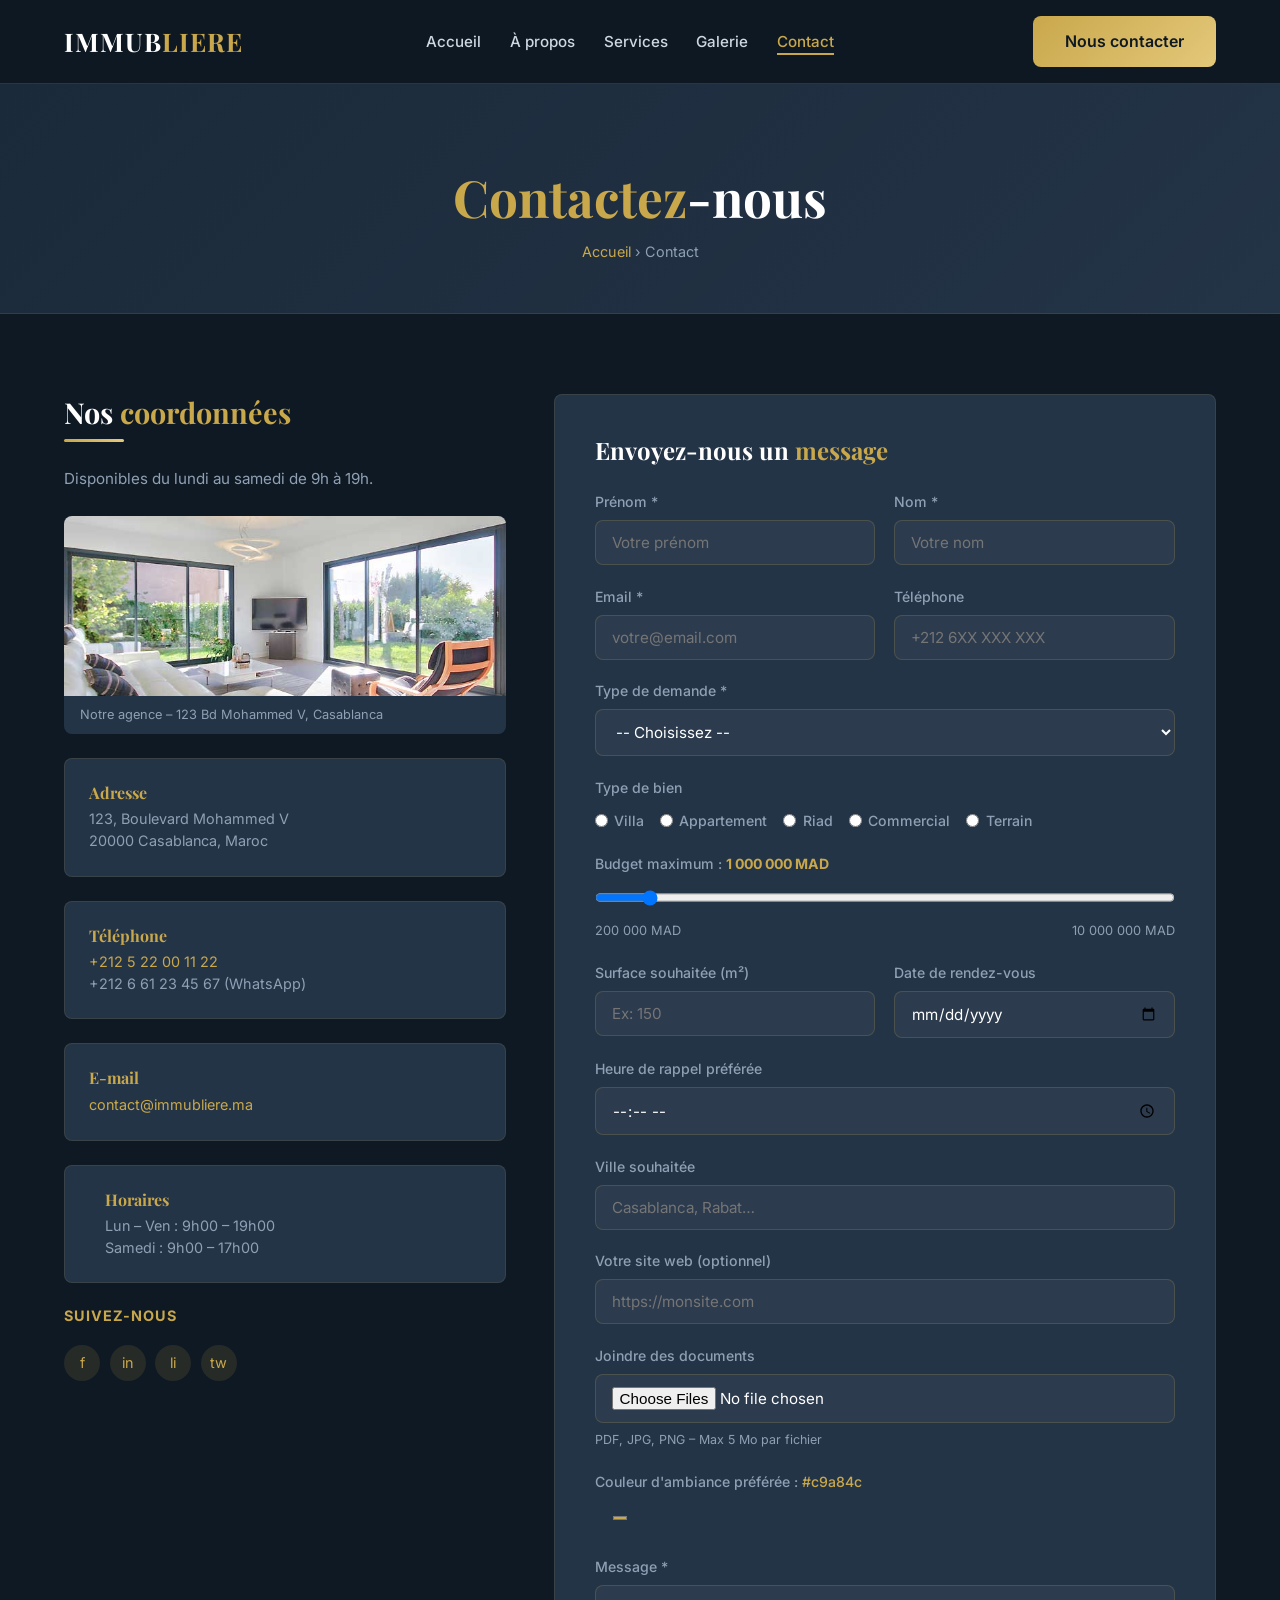
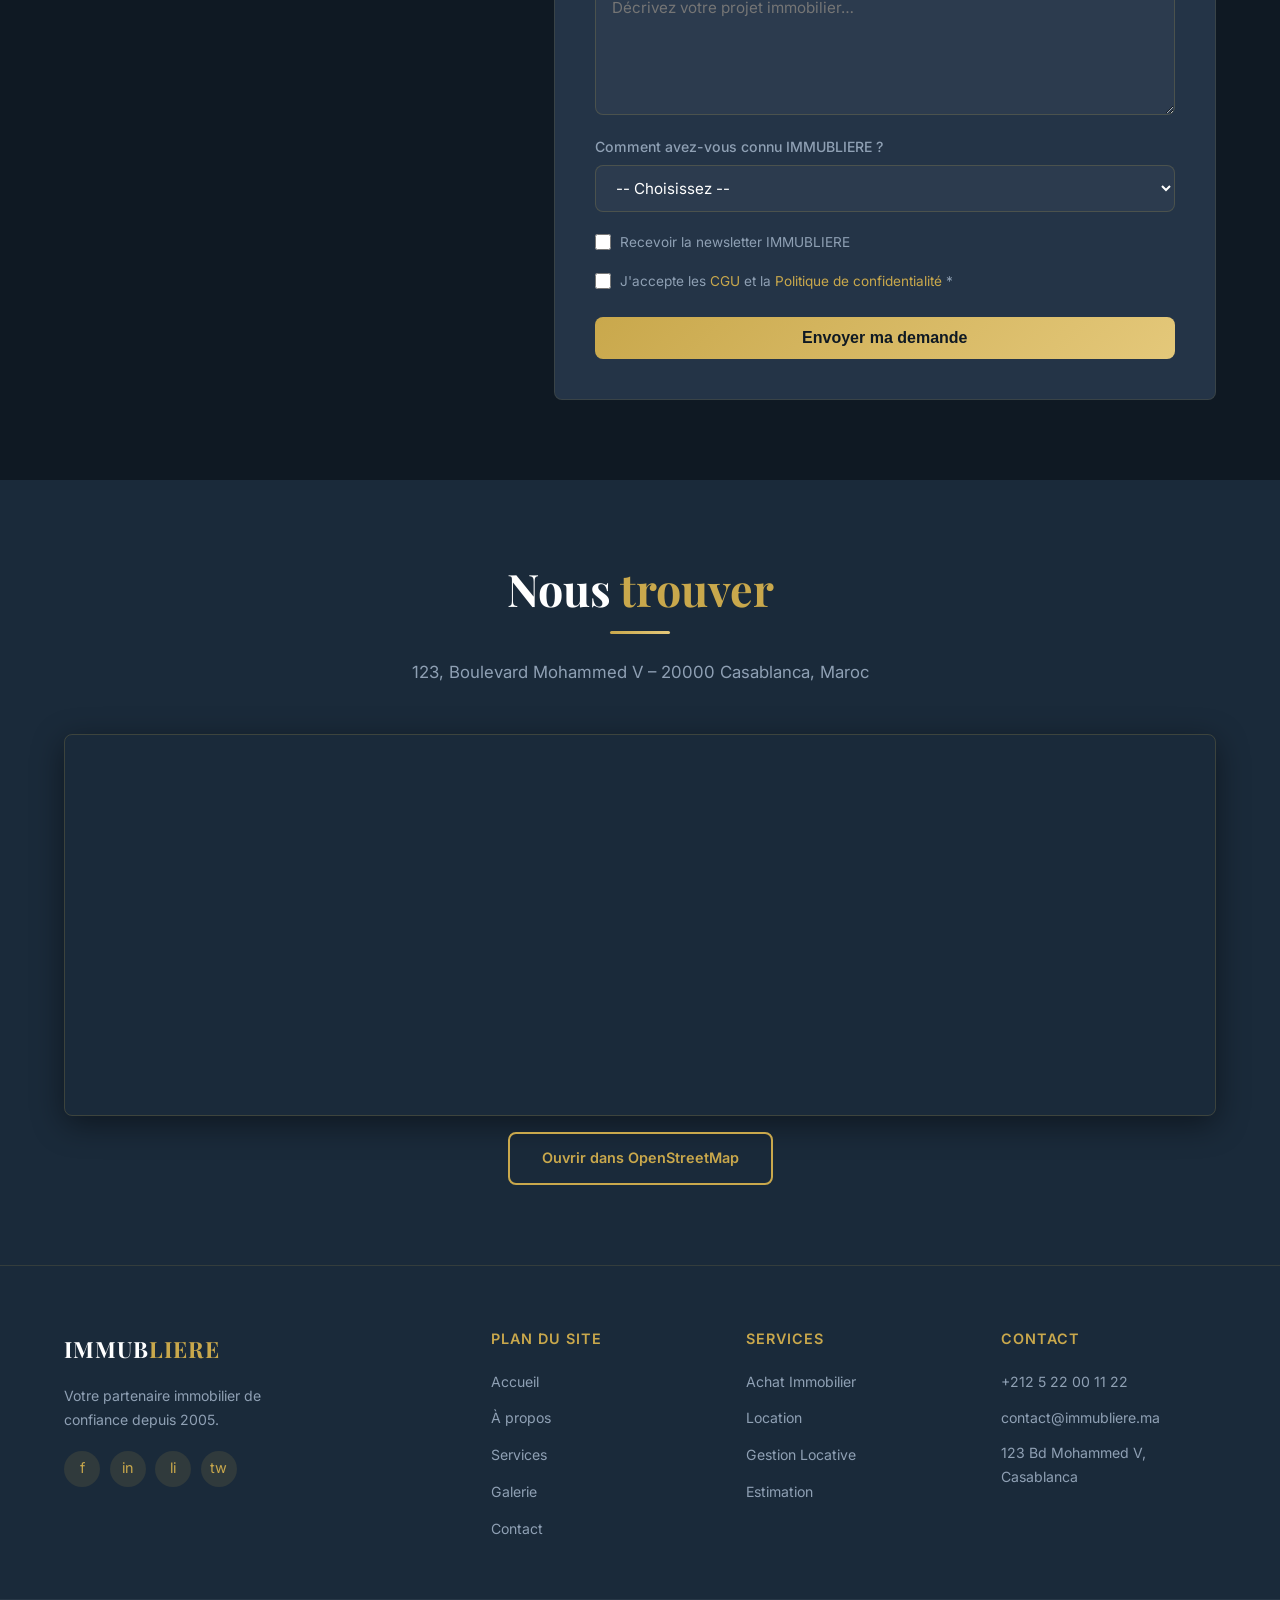
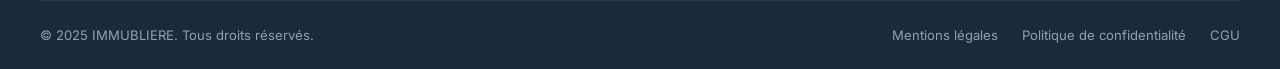
<file: Tp3/site/pages/contact.html>
<!DOCTYPE html>
<html lang="fr">
<head>
  <meta charset="UTF-8">
  <meta name="viewport" content="width=device-width, initial-scale=1.0">
  <meta name="description" content="Contactez IMMUBLIERE pour une consultation gratuite. Formulaire, carte et coordonnées.">
  <title>Contact – IMMUBLIERE</title>
  <link rel="stylesheet" href="../css/style.css">
</head>
<body>

  <!-- NAVIGATION -->
  <nav class="navbar">
    <div class="container nav-inner">
      <a href="../index.html" class="nav-logo">IMMUB<span>LIERE</span></a>
      <button class="hamburger" id="hamburger" aria-label="Menu">
        <span></span><span></span><span></span>
      </button>
      <ul class="nav-links" id="nav-links">
        <li><a href="../index.html">Accueil</a></li>
        <li><a href="about.html">À propos</a></li>
        <li><a href="services.html">Services</a></li>
        <li><a href="gallery.html">Galerie</a></li>
        <li><a href="contact.html" class="active">Contact</a></li>
      </ul>
      <a href="contact.html" class="btn btn-gold nav-cta">Nous contacter</a>
    </div>
  </nav>

  <!-- EN-TÊTE -->
  <header class="page-header">
    <div class="container">
      <h1><span class="text-gold">Contactez</span>-nous</h1>
      <p class="breadcrumb"><a href="../index.html">Accueil</a> &rsaquo; Contact</p>
    </div>
  </header>

  <!-- CONTACT PRINCIPAL -->
  <section class="section">
    <div class="container">
      <div class="contact-wrapper">

        <!-- Informations de contact -->
        <aside>
          <h2 class="section-title" style="font-size:1.8rem;margin-bottom:.5rem">
            Nos <span class="text-gold">coordonnées</span>
          </h2>
          <div class="divider" style="margin:0.5rem 0 1.5rem 0"></div>
          <p style="color:var(--gray);margin-bottom:1.5rem;font-size:.95rem">
            Disponibles du lundi au samedi de 9h à 19h.
          </p>

          <!-- Image de l'agence -->
          <figure style="margin-bottom:1.5rem;border-radius:var(--radius);overflow:hidden">
            <img src="../imgs/image6.png"
                 alt="Entrée de l'agence IMMUBLIERE à Casablanca"
                 style="width:100%;height:180px;object-fit:cover">
            <figcaption style="background:var(--dark3);padding:.5rem 1rem;font-size:.8rem;color:var(--gray)">
              Notre agence – 123 Bd Mohammed V, Casablanca
            </figcaption>
          </figure>

          <div class="contact-info">
            <div class="info-card">
              <div>
                <h4>Adresse</h4>
                <p>123, Boulevard Mohammed V<br>20000 Casablanca, Maroc</p>
              </div>
            </div>
            <div class="info-card">
              <div>
                <h4>Téléphone</h4>
                <p>
                  <a href="tel:+212522001122" style="color:var(--gold)">+212 5 22 00 11 22</a><br>
                  <a href="tel:+212661234567" style="color:var(--gray)">+212 6 61 23 45 67</a> (WhatsApp)
                </p>
              </div>
            </div>
            <div class="info-card">
              <div>
                <h4>E-mail</h4>
                <p><a href="mailto:contact@immubliere.ma" style="color:var(--gold)">contact@immubliere.ma</a></p>
              </div>
            </div>
            <div class="info-card">
              <div class="ic"></div>
              <div>
                <h4>Horaires</h4>
                <p>Lun – Ven : 9h00 – 19h00<br>Samedi : 9h00 – 17h00</p>
              </div>
            </div>
          </div>

          <div style="margin-top:1.5rem">
            <h3 style="color:var(--gold);font-size:.9rem;text-transform:uppercase;letter-spacing:1px;margin-bottom:.8rem;font-family:'Inter',sans-serif">Suivez-nous</h3>
            <div class="footer-social">
              <a href="#">f</a><a href="#">in</a><a href="#">li</a><a href="#">tw</a>
            </div>
          </div>
        </aside>

        <!-- FORMULAIRE (tous types d'inputs) -->
        <div>
          <form class="contact-form" id="contact-form" novalidate action="#" method="POST">

            <h2 style="font-size:1.5rem;margin-bottom:1.5rem;color:var(--white)">
              Envoyez-nous un <span class="text-gold">message</span>
            </h2>

            <!-- text : Prénom + Nom -->
            <div class="form-row">
              <div class="form-group">
                <label for="prenom">Prénom *</label>
                <input type="text" id="prenom" name="prenom"
                       placeholder="Votre prénom"
                       autocomplete="given-name"
                       required minlength="2">
              </div>
              <div class="form-group">
                <label for="nom">Nom *</label>
                <input type="text" id="nom" name="nom"
                       placeholder="Votre nom"
                       autocomplete="family-name"
                       required minlength="2">
              </div>
            </div>

            <!-- email + tel -->
            <div class="form-row">
              <div class="form-group">
                <label for="email">Email *</label>
                <input type="email" id="email" name="email"
                       placeholder="votre@email.com"
                       autocomplete="email"
                       required>
              </div>
              <div class="form-group">
                <label for="telephone">Téléphone</label>
                <input type="tel" id="telephone" name="telephone"
                       placeholder="+212 6XX XXX XXX"
                       autocomplete="tel">
              </div>
            </div>

            <!-- select : Type de demande -->
            <div class="form-group">
              <label for="sujet">Type de demande *</label>
              <select id="sujet" name="sujet" required>
                <option value="" disabled selected>-- Choisissez --</option>
                <option value="achat">Achat immobilier</option>
                <option value="vente">Vente d'un bien</option>
                <option value="location">Location</option>
                <option value="gestion">Gestion locative</option>
                <option value="estimation">Estimation</option>
                <option value="conseil">Conseil juridique</option>
                <option value="autre">Autre demande</option>
              </select>
            </div>

            <!-- radio : Type de bien -->
            <div class="form-group">
              <fieldset style="border:none;padding:0">
                <legend style="color:var(--gray);font-size:.88rem;font-weight:500;margin-bottom:.6rem">Type de bien</legend>
                <div class="radio-group">
                  <label class="radio-option"><input type="radio" name="type-bien" value="villa"> Villa</label>
                  <label class="radio-option"><input type="radio" name="type-bien" value="appartement"> Appartement</label>
                  <label class="radio-option"><input type="radio" name="type-bien" value="riad"> Riad</label>
                  <label class="radio-option"><input type="radio" name="type-bien" value="commercial"> Commercial</label>
                  <label class="radio-option"><input type="radio" name="type-bien" value="terrain"> Terrain</label>
                </div>
              </fieldset>
            </div>

            <!-- range : Budget -->
            <div class="form-group">
              <label for="budget-range">
                Budget maximum : <strong class="text-gold" id="budget-display">1 000 000 MAD</strong>
              </label>
              <input type="range" id="budget-range" name="budget"
                     min="200000" max="10000000" step="100000" value="1000000">
              <div class="range-label"><span>200 000 MAD</span><span>10 000 000 MAD</span></div>
            </div>

            <!-- number + date -->
            <div class="form-row">
              <div class="form-group">
                <label for="surface">Surface souhaitée (m²)</label>
                <input type="number" id="surface" name="surface"
                       placeholder="Ex: 150" min="20" max="5000">
              </div>
              <div class="form-group">
                <label for="date-rdv">Date de rendez-vous</label>
                <input type="date" id="date-rdv" name="date-rdv">
              </div>
            </div>

            <!-- time : Heure de rappel -->
            <div class="form-group">
              <label for="heure-rappel">Heure de rappel préférée</label>
              <input type="time" id="heure-rappel" name="heure-rappel" min="09:00" max="19:00">
            </div>

            <!-- text + datalist : Ville -->
            <div class="form-group">
              <label for="ville">Ville souhaitée</label>
              <input type="text" id="ville" name="ville"
                     placeholder="Casablanca, Rabat…"
                     list="villes-list" autocomplete="off">
              <datalist id="villes-list">
                <option value="Casablanca">
                <option value="Rabat">
                <option value="Marrakech">
                <option value="Tanger">
                <option value="Fès">
                <option value="Agadir">
              </datalist>
            </div>

            <!-- url : Site web -->
            <div class="form-group">
              <label for="site-web">Votre site web (optionnel)</label>
              <input type="url" id="site-web" name="site-web" placeholder="https://monsite.com">
            </div>

            <!-- file : Documents -->
            <div class="form-group">
              <label for="documents">Joindre des documents</label>
              <input type="file" id="documents" name="documents"
                     accept=".pdf,.jpg,.jpeg,.png" multiple>
              <span class="file-hint">PDF, JPG, PNG – Max 5 Mo par fichier</span>
            </div>

            <!-- color : Couleur d'ambiance -->
            <div class="form-group">
              <label for="couleur-pref">
                Couleur d'ambiance préférée :
                <span class="text-gold" id="color-label">#c9a84c</span>
              </label>
              <input type="color" id="couleur-pref" name="couleur-pref" value="#c9a84c"
                     style="width:50px;height:36px;border:none;background:none;cursor:pointer;">
            </div>

            <!-- textarea : Message -->
            <div class="form-group">
              <label for="message">Message *</label>
              <textarea id="message" name="message" rows="5"
                        placeholder="Décrivez votre projet immobilier…"
                        required minlength="20" maxlength="2000"></textarea>
            </div>

            <!-- select : Source -->
            <div class="form-group">
              <label for="source">Comment avez-vous connu IMMUBLIERE ?</label>
              <select id="source" name="source">
                <option value="" disabled selected>-- Choisissez --</option>
                <option value="google">Recherche Google</option>
                <option value="reseaux">Réseaux sociaux</option>
                <option value="bouche">Bouche à oreille</option>
                <option value="presse">Presse / Magazine</option>
                <option value="autre">Autre</option>
              </select>
            </div>

            <!-- checkbox : Newsletter -->
            <div class="form-check">
              <input type="checkbox" id="newsletter" name="newsletter" value="oui">
              <label for="newsletter">Recevoir la newsletter IMMUBLIERE</label>
            </div>

            <!-- checkbox : CGU (requis) -->
            <div class="form-check">
              <input type="checkbox" id="cgu" name="cgu" required>
              <label for="cgu">
                J'accepte les <a href="#" target="_blank" rel="noopener">CGU</a>
                et la <a href="#" target="_blank" rel="noopener">Politique de confidentialité</a> *
              </label>
            </div>

            <!-- submit -->
            <button type="submit" class="btn btn-gold" id="form-submit"
                    style="width:100%;margin-top:.5rem;font-size:1rem">
              Envoyer ma demande 
            </button>

            <!-- Message de succès -->
            <div class="form-success" id="form-success">
               Votre message a bien été envoyé ! Nous vous contacterons sous 24h.
            </div>

          </form>
        </div>

      </div>
    </div>
  </section>

  <!-- CARTE IFRAME -->
  <section class="section section-alt">
    <div class="container">
      <div class="text-center" style="margin-bottom:2.5rem">
        <h2 class="section-title">Nous <span class="text-gold">trouver</span></h2>
        <div class="divider"></div>
        <p class="section-subtitle">123, Boulevard Mohammed V – 20000 Casablanca, Maroc</p>
      </div>

      <div class="map-container">
        <iframe
          src="https://www.openstreetmap.org/export/embed.html?bbox=-7.640%2C33.585%2C-7.575%2C33.603&amp;layer=mapnik&amp;marker=33.594%2C-7.607"
          width="100%"
          height="380"
          style="border:0"
          loading="lazy"
          title="Localisation IMMUBLIERE – Casablanca">
        </iframe>
      </div>

      <p class="text-center" style="margin-top:1rem">
        <a href="https://www.openstreetmap.org/?mlat=33.594&amp;mlon=-7.607#map=15/33.594/-7.607"
           target="_blank" rel="noopener noreferrer"
           class="btn btn-outline" style="font-size:.9rem">
          Ouvrir dans OpenStreetMap
        </a>
      </p>
    </div>
  </section>

  <!-- FOOTER -->
  <footer>
    <div class="container">
      <div class="footer-grid">
        <div class="footer-brand">
          <div class="nav-logo">IMMUB<span class="text-gold">LIERE</span></div>
          <p>Votre partenaire immobilier de confiance depuis 2005.</p>
          <div class="footer-social">
            <a href="#">f</a><a href="#">in</a><a href="#">li</a><a href="#">tw</a>
          </div>
        </div>
        <nav class="footer-col">
          <h4>Plan du site</h4>
          <ul>
            <li><a href="../index.html">Accueil</a></li>
            <li><a href="about.html">À propos</a></li>
            <li><a href="services.html">Services</a></li>
            <li><a href="gallery.html">Galerie</a></li>
            <li><a href="contact.html">Contact</a></li>
          </ul>
        </nav>
        <nav class="footer-col">
          <h4>Services</h4>
          <ul>
            <li><a href="services.html">Achat Immobilier</a></li>
            <li><a href="services.html">Location</a></li>
            <li><a href="services.html">Gestion Locative</a></li>
            <li><a href="services.html">Estimation</a></li>
          </ul>
        </nav>
        <div class="footer-col">
          <h4>Contact</h4>
          <ul>
            <li><a href="tel:+212522001122">+212 5 22 00 11 22</a></li>
            <li><a href="mailto:contact@immubliere.ma"> contact@immubliere.ma</a></li>
            <li style="color:var(--gray);font-size:.88rem"> 123 Bd Mohammed V, Casablanca</li>
          </ul>
        </div>
      </div>
    </div>
    <div style="border-top:1px solid rgba(255,255,255,.06)">
      <div class="container footer-bottom">
        <p>&copy; 2025 IMMUBLIERE. Tous droits réservés.</p>
        <nav class="footer-links-leg">
          <a href="#">Mentions légales</a>
          <a href="#">Politique de confidentialité</a>
          <a href="#">CGU</a>
        </nav>
      </div>
    </div>
  </footer>

</body>
</html>
</file>
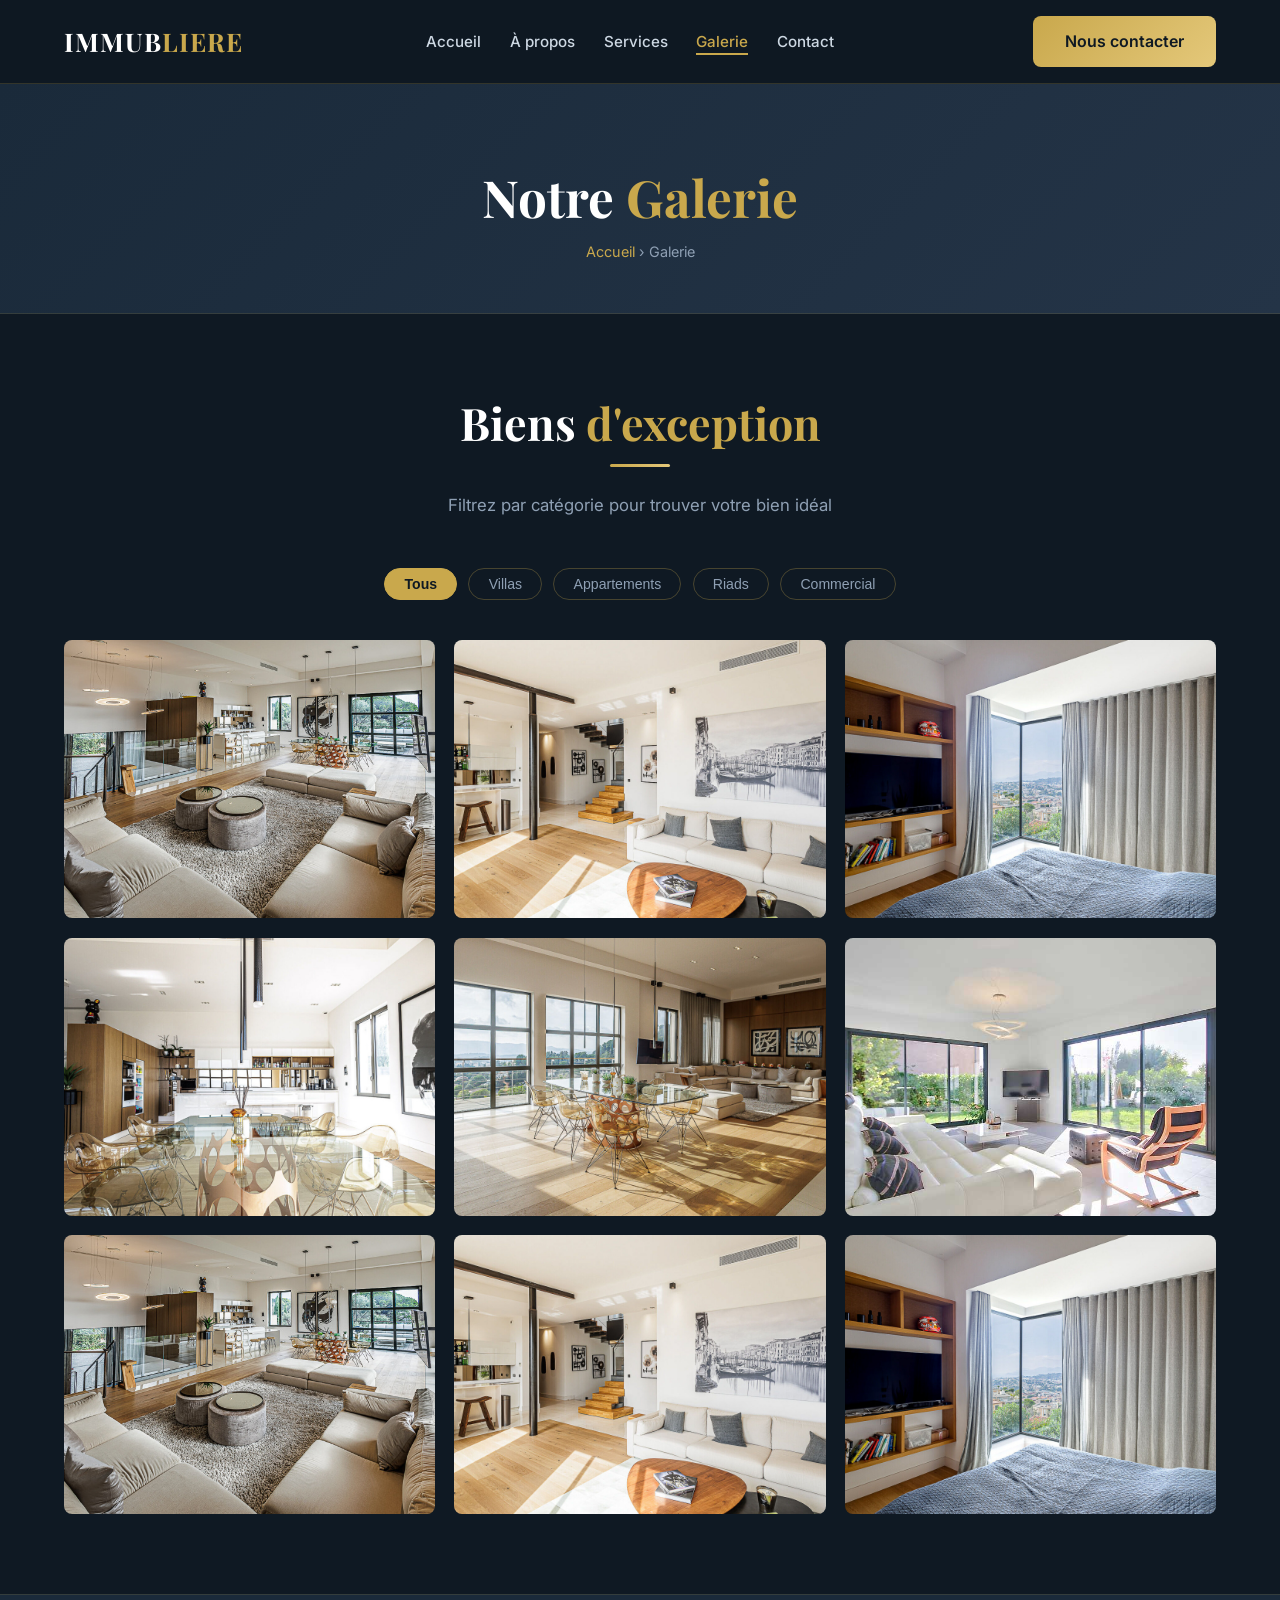
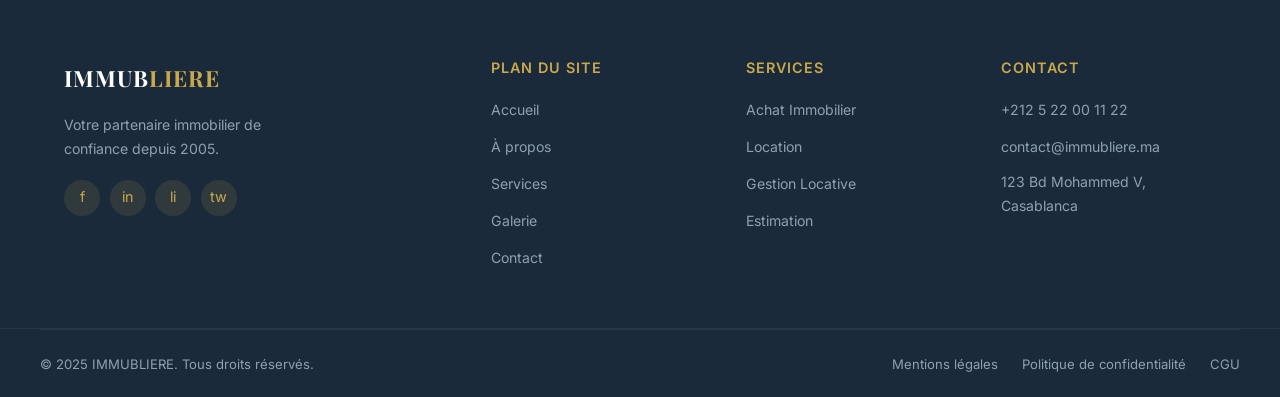
<file: Tp3/site/pages/gallery.html>
<!DOCTYPE html>
<html lang="fr">
<head>
  <meta charset="UTF-8">
  <meta name="viewport" content="width=device-width, initial-scale=1.0">
  <meta name="description" content="Galerie de biens immobiliers IMMUBLIERE : villas, appartements, riads et locaux commerciaux.">
  <title>Galerie – IMMUBLIERE</title>
  <link rel="stylesheet" href="../css/style.css">
</head>
<body>

  <!-- NAVIGATION -->
  <nav class="navbar">
    <div class="container nav-inner">
      <a href="../index.html" class="nav-logo">IMMUB<span>LIERE</span></a>
      <button class="hamburger" id="hamburger" aria-label="Menu">
        <span></span><span></span><span></span>
      </button>
      <ul class="nav-links" id="nav-links">
        <li><a href="../index.html">Accueil</a></li>
        <li><a href="about.html">À propos</a></li>
        <li><a href="services.html">Services</a></li>
        <li><a href="gallery.html" class="active">Galerie</a></li>
        <li><a href="contact.html">Contact</a></li>
      </ul>
      <a href="contact.html" class="btn btn-gold nav-cta">Nous contacter</a>
    </div>
  </nav>

  <!-- EN-TÊTE -->
  <header class="page-header">
    <div class="container">
      <h1>Notre <span class="text-gold">Galerie</span></h1>
      <p class="breadcrumb"><a href="../index.html">Accueil</a> &rsaquo; Galerie</p>
    </div>
  </header>

  <!-- GALERIE -->
  <section class="section">
    <div class="container">
      <div class="text-center" style="margin-bottom:2rem">
        <h2 class="section-title">Biens <span class="text-gold">d'exception</span></h2>
        <div class="divider"></div>
        <p class="section-subtitle">Filtrez par catégorie pour trouver votre bien idéal</p>
      </div>

      <!-- Filtres -->
      <div class="gallery-filters">
        <button class="filter-btn active" data-filter="all">Tous</button>
        <button class="filter-btn" data-filter="villa">Villas</button>
        <button class="filter-btn" data-filter="appartement">Appartements</button>
        <button class="filter-btn" data-filter="riad">Riads</button>
        <button class="filter-btn" data-filter="commercial">Commercial</button>
      </div>

      <!-- Grille avec images réelles depuis imgs/ -->
      <div class="gallery-grid" id="gallery-grid">

        <article class="gallery-item" data-cat="villa"
                 data-title="Villa Ain Diab" data-loc="Casablanca">
          <img src="../imgs/image1.png"
               alt="Villa moderne avec piscine à Ain Diab, Casablanca – 5 chambres, 650m²">
          <div class="gallery-overlay">
            <div class="gallery-overlay-text">
              <h4>Villa Ain Diab</h4>
              <p>Casablanca · 650 m² · 5 ch.</p>
            </div>
          </div>
        </article>

        <article class="gallery-item" data-cat="appartement"
                 data-title="Appartement Vue Mer" data-loc="Casablanca">
          <img src="../imgs/image2.png"
               alt="Appartement vue mer à Anfa, Casablanca – 3 chambres, 180m²">
          <div class="gallery-overlay">
            <div class="gallery-overlay-text">
              <h4>Appartement Vue Mer</h4>
              <p>Anfa, Casablanca · 180 m² · 3 ch.</p>
            </div>
          </div>
        </article>

        <article class="gallery-item" data-cat="riad"
                 data-title="Riad El Bahja" data-loc="Marrakech">
          <img src="../imgs/image3.png"
               alt="Riad traditionnel avec patio en médina de Marrakech – 8 suites, 450m²">
          <div class="gallery-overlay">
            <div class="gallery-overlay-text">
              <h4>Riad El Bahja</h4>
              <p>Médina, Marrakech · 450 m² · 8 suites</p>
            </div>
          </div>
        </article>

        <article class="gallery-item" data-cat="commercial"
                 data-title="Plateau de Bureaux" data-loc="Rabat">
          <img src="../imgs/image4.png"
               alt="Plateau de bureaux moderne dans le centre d'affaires de Rabat – 800m²">
          <div class="gallery-overlay">
            <div class="gallery-overlay-text">
              <h4>Plateau de Bureaux</h4>
              <p>Centre d'Affaires, Rabat · 800 m²</p>
            </div>
          </div>
        </article>

        <article class="gallery-item" data-cat="villa"
                 data-title="Villa Palmeraie" data-loc="Marrakech">
          <img src="../imgs/image5.png"
               alt="Villa de luxe dans la Palmeraie de Marrakech – 7 chambres, 1200m²">
          <div class="gallery-overlay">
            <div class="gallery-overlay-text">
              <h4>Villa Palmeraie</h4>
              <p>Palmeraie, Marrakech · 1 200 m² · 7 ch.</p>
            </div>
          </div>
        </article>

        <article class="gallery-item" data-cat="appartement"
                 data-title="Penthouse Prestige" data-loc="Rabat">
          <img src="../imgs/image6.png"
               alt="Penthouse avec terrasse panoramique à Agdal, Rabat – 4 chambres, 320m²">
          <div class="gallery-overlay">
            <div class="gallery-overlay-text">
              <h4>Penthouse Prestige</h4>
              <p>Agdal, Rabat · 320 m² · 4 ch.</p>
            </div>
          </div>
        </article>

        <article class="gallery-item" data-cat="riad"
                 data-title="Riad Andalou" data-loc="Fès">
          <img src="../imgs/image1.png"
               alt="Riad andalou authentique en médina de Fès – 6 suites">
          <div class="gallery-overlay">
            <div class="gallery-overlay-text">
              <h4>Riad Andalou</h4>
              <p>Médina, Fès · 380 m² · 6 suites</p>
            </div>
          </div>
        </article>

        <article class="gallery-item" data-cat="commercial"
                 data-title="Local Commercial" data-loc="Casablanca">
          <img src="../imgs/image2.png"
               alt="Local commercial de prestige à Maarif, Casablanca – 250m²">
          <div class="gallery-overlay">
            <div class="gallery-overlay-text">
              <h4>Local Commercial</h4>
              <p>Maarif, Casablanca · 250 m²</p>
            </div>
          </div>
        </article>

        <article class="gallery-item" data-cat="villa"
                 data-title="Villa Bord de Mer" data-loc="Tanger">
          <img src="../imgs/image3.png"
               alt="Villa bord de mer à Cap Malabata, Tanger – 4 chambres">
          <div class="gallery-overlay">
            <div class="gallery-overlay-text">
              <h4>Villa Bord de Mer</h4>
              <p>Cap Malabata, Tanger · 550 m² · 4 ch.</p>
            </div>
          </div>
        </article>

      </div>
    </div>
  </section>

  <!-- FOOTER -->
  <footer>
    <div class="container">
      <div class="footer-grid">
        <div class="footer-brand">
          <div class="nav-logo">IMMUB<span class="text-gold">LIERE</span></div>
          <p>Votre partenaire immobilier de confiance depuis 2005.</p>
          <div class="footer-social">
            <a href="#">f</a><a href="#">in</a><a href="#">li</a><a href="#">tw</a>
          </div>
        </div>
        <nav class="footer-col">
          <h4>Plan du site</h4>
          <ul>
            <li><a href="../index.html">Accueil</a></li>
            <li><a href="about.html">À propos</a></li>
            <li><a href="services.html">Services</a></li>
            <li><a href="gallery.html">Galerie</a></li>
            <li><a href="contact.html">Contact</a></li>
          </ul>
        </nav>
        <nav class="footer-col">
          <h4>Services</h4>
          <ul>
            <li><a href="services.html">Achat Immobilier</a></li>
            <li><a href="services.html">Location</a></li>
            <li><a href="services.html">Gestion Locative</a></li>
            <li><a href="services.html">Estimation</a></li>
          </ul>
        </nav>
        <div class="footer-col">
          <h4>Contact</h4>
          <ul>
            <li><a href="tel:+212522001122">+212 5 22 00 11 22</a></li>
            <li><a href="mailto:contact@immubliere.ma">contact@immubliere.ma</a></li>
            <li style="color:var(--gray);font-size:.88rem">123 Bd Mohammed V, Casablanca</li>
          </ul>
        </div>
      </div>
    </div>
    <div style="border-top:1px solid rgba(255,255,255,.06)">
      <div class="container footer-bottom">
        <p>&copy; 2025 IMMUBLIERE. Tous droits réservés.</p>
        <nav class="footer-links-leg">
          <a href="#">Mentions légales</a>
          <a href="#">Politique de confidentialité</a>
          <a href="#">CGU</a>
        </nav>
      </div>
    </div>
  </footer>

  <script>
    /* Hamburger */
    const hamburger = document.getElementById('hamburger');
    const navLinks  = document.getElementById('nav-links');
    hamburger.addEventListener('click', () => {
      navLinks.classList.toggle('open');
      hamburger.classList.toggle('open');
    });

    /* Filtres galerie */
    const filterBtns = document.querySelectorAll('.filter-btn');
    const items      = document.querySelectorAll('.gallery-item');
    filterBtns.forEach(btn => {
      btn.addEventListener('click', () => {
        filterBtns.forEach(b => b.classList.remove('active'));
        btn.classList.add('active');
        const filter = btn.dataset.filter;
        items.forEach(item => {
          item.style.display = (filter === 'all' || item.dataset.cat === filter) ? '' : 'none';
        });
      });
    });

    /* Lightbox */
    const lightbox      = document.getElementById('lightbox');
    const lightboxImg   = document.getElementById('lightbox-img');
    const lightboxClose = document.getElementById('lightbox-close');

    items.forEach(item => {
      item.addEventListener('click', () => {
        const img = item.querySelector('img');
        lightboxImg.src = img.src;
        lightboxImg.alt = img.alt;
        lightbox.classList.add('open');
        document.body.style.overflow = 'hidden';
      });
    });

    lightboxClose.addEventListener('click', closeLightbox);
    lightbox.addEventListener('click', e => { if (e.target === lightbox) closeLightbox(); });
    document.addEventListener('keydown', e => { if (e.key === 'Escape') closeLightbox(); });

    function closeLightbox() {
      lightbox.classList.remove('open');
      document.body.style.overflow = '';
    }
  </script>
</body>
</html>
</file>
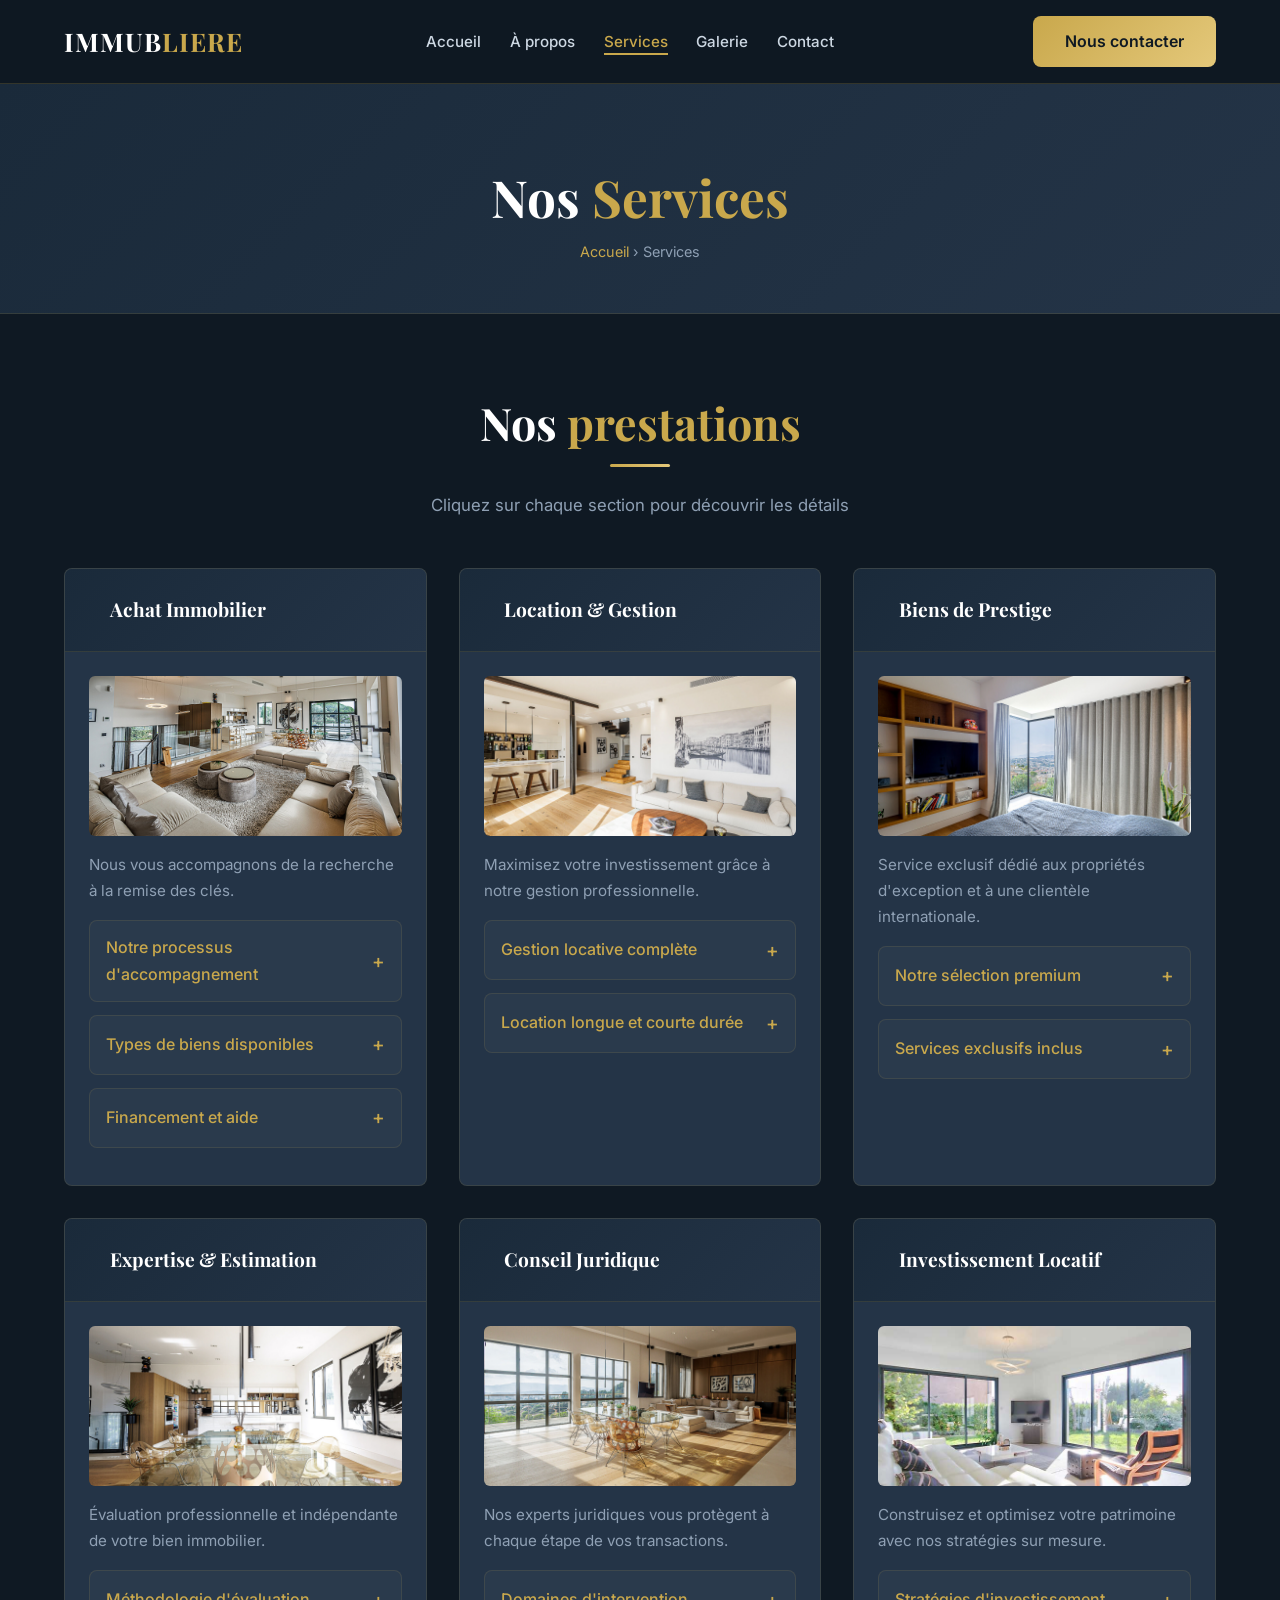
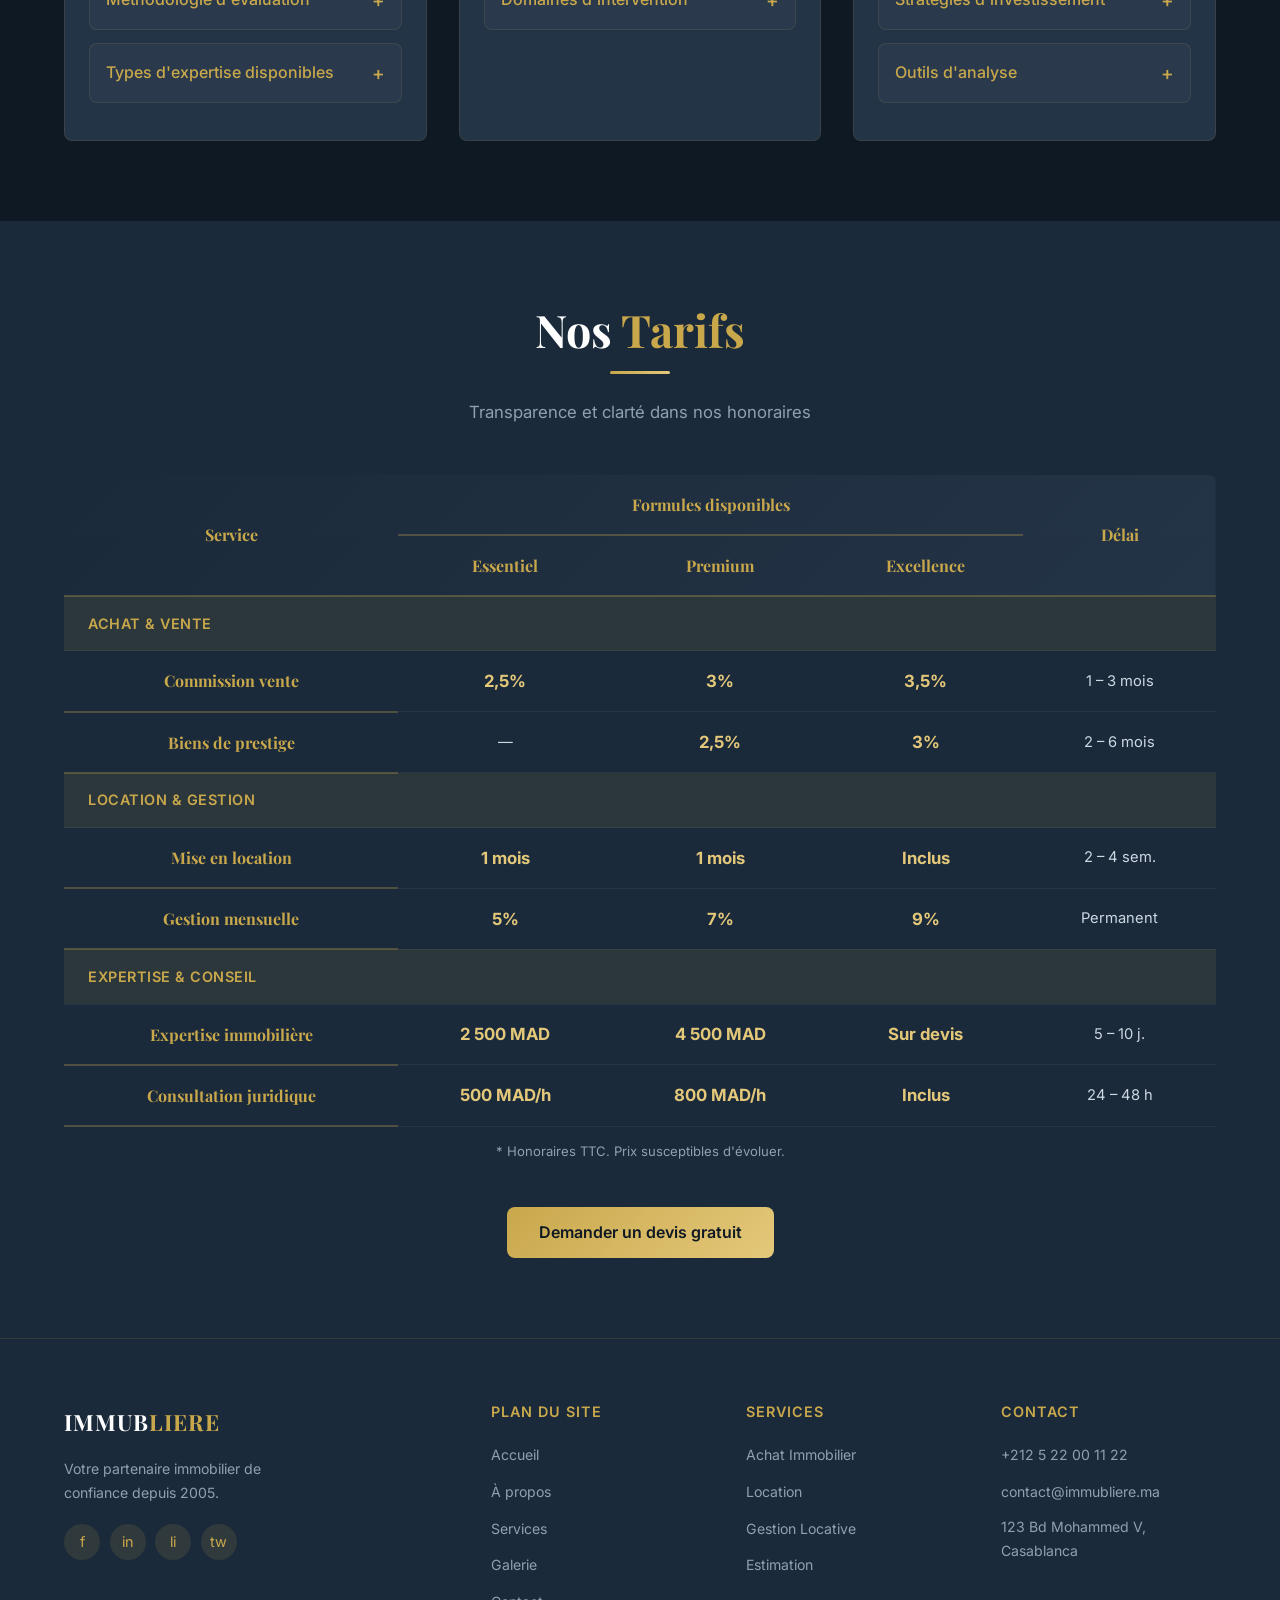
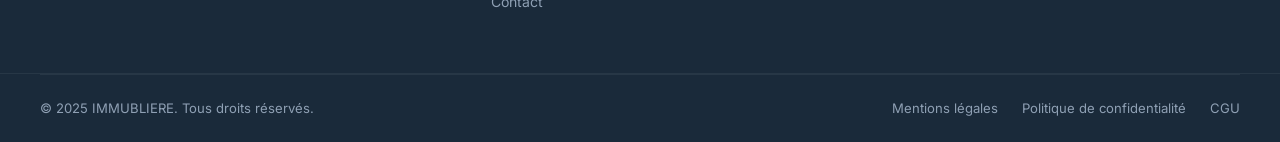
<file: Tp3/site/pages/services.html>
<!DOCTYPE html>
<html lang="fr">
<head>
  <meta charset="UTF-8">
  <meta name="viewport" content="width=device-width, initial-scale=1.0">
  <meta name="description" content="Tous les services immobiliers IMMUBLIERE : achat, vente, location, gestion et conseil juridique.">
  <title>Services – IMMUBLIERE</title>
  <link rel="stylesheet" href="../css/style.css">
</head>
<body>

  <!-- NAVIGATION -->
  <nav class="navbar">
    <div class="container nav-inner">
      <a href="../index.html" class="nav-logo">IMMUB<span>LIERE</span></a>
      <button class="hamburger" id="hamburger" aria-label="Menu">
        <span></span><span></span><span></span>
      </button>
      <ul class="nav-links" id="nav-links">
        <li><a href="../index.html">Accueil</a></li>
        <li><a href="about.html">À propos</a></li>
        <li><a href="services.html" class="active">Services</a></li>
        <li><a href="gallery.html">Galerie</a></li>
        <li><a href="contact.html">Contact</a></li>
      </ul>
      <a href="contact.html" class="btn btn-gold nav-cta">Nous contacter</a>
    </div>
  </nav>

  <!-- EN-TÊTE -->
  <header class="page-header">
    <div class="container">
      <h1>Nos <span class="text-gold">Services</span></h1>
      <p class="breadcrumb"><a href="../index.html">Accueil</a> &rsaquo; Services</p>
    </div>
  </header>

  <!-- SERVICES (avec details/summary) -->
  <section class="section">
    <div class="container">
      <div class="text-center" style="margin-bottom:3rem">
        <h2 class="section-title">Nos <span class="text-gold">prestations</span></h2>
        <div class="divider"></div>
        <p class="section-subtitle">Cliquez sur chaque section pour découvrir les détails</p>
      </div>

      <div class="services-full-grid">

        <!-- Service 1 -->
        <article class="service-full-card">
          <div class="service-full-card-header">
            <div class="icon"></div>
            <h3>Achat Immobilier</h3>
          </div>
          <div class="service-full-card-body">
            <img src="../imgs/image1.png" alt="Achat immobilier au Maroc"
                 style="width:100%;height:160px;object-fit:cover;border-radius:6px;margin-bottom:1rem">
            <p>Nous vous accompagnons de la recherche à la remise des clés.</p>

            <details>
              <summary>Notre processus d'accompagnement</summary>
              <div class="details-body">
                <ul>
                  <li>Analyse de vos besoins et de votre budget</li>
                  <li>Sélection personnalisée de biens</li>
                  <li>Organisation des visites</li>
                  <li>Négociation au meilleur prix</li>
                  <li>Suivi notarial et signature de l'acte</li>
                </ul>
              </div>
            </details>

            <details>
              <summary>Types de biens disponibles</summary>
              <div class="details-body">
                <ul>
                  <li>Villas et maisons individuelles</li>
                  <li>Appartements (studio, T2, T3, T4+)</li>
                  <li>Riads et demeures historiques</li>
                  <li>Terrains constructibles</li>
                </ul>
              </div>
            </details>

            <details>
              <summary>Financement et aide</summary>
              <div class="details-body">
                Nous collaborons avec les principales banques marocaines pour vous obtenir les meilleurs taux de crédit immobilier.
              </div>
            </details>
          </div>
        </article>

        <!-- Service 2 -->
        <article class="service-full-card">
          <div class="service-full-card-header">
            <div class="icon"></div>
            <h3>Location &amp; Gestion</h3>
          </div>
          <div class="service-full-card-body">
            <img src="../imgs/image2.png" alt="Gestion locative"
                 style="width:100%;height:160px;object-fit:cover;border-radius:6px;margin-bottom:1rem">
            <p>Maximisez votre investissement grâce à notre gestion professionnelle.</p>

            <details>
              <summary>Gestion locative complète</summary>
              <div class="details-body">
                <ul>
                  <li>Mise en location et diffusion des annonces</li>
                  <li>Sélection rigoureuse des locataires</li>
                  <li>Encaissement des loyers</li>
                  <li>Gestion des travaux et maintenance</li>
                  <li>Rapport mensuel détaillé</li>
                </ul>
              </div>
            </details>

            <details>
              <summary>Location longue et courte durée</summary>
              <div class="details-body">
                <ul>
                  <li>Location annuelle classique</li>
                  <li>Location saisonnière et touristique</li>
                  <li>Location meublée professionnelle</li>
                </ul>
              </div>
            </details>
          </div>
        </article>

        <!-- Service 3 -->
        <article class="service-full-card">
          <div class="service-full-card-header">
            <div class="icon"></div>
            <h3>Biens de Prestige</h3>
          </div>
          <div class="service-full-card-body">
            <img src="../imgs/image3.png" alt="Biens de prestige"
                 style="width:100%;height:160px;object-fit:cover;border-radius:6px;margin-bottom:1rem">
            <p>Service exclusif dédié aux propriétés d'exception et à une clientèle internationale.</p>

            <details>
              <summary>Notre sélection premium</summary>
              <div class="details-body">
                <ul>
                  <li>Villas avec piscine et jardin paysager</li>
                  <li>Penthouses avec vue panoramique</li>
                  <li>Riads de luxe en médina</li>
                  <li>Propriétés en bord de mer</li>
                </ul>
              </div>
            </details>

            <details>
              <summary>Services exclusifs inclus</summary>
              <div class="details-body">
                <ul>
                  <li>Visite privée et confidentielle</li>
                  <li>Conseiller dédié disponible 7j/7</li>
                  <li>Reportage photo et vidéo professionnel</li>
                </ul>
              </div>
            </details>
          </div>
        </article>

        <!-- Service 4 -->
        <article class="service-full-card">
          <div class="service-full-card-header">
            <div class="icon"></div>
            <h3>Expertise &amp; Estimation</h3>
          </div>
          <div class="service-full-card-body">
            <img src="../imgs/image4.png" alt="Expertise immobilière"
                 style="width:100%;height:160px;object-fit:cover;border-radius:6px;margin-bottom:1rem">
            <p>Évaluation professionnelle et indépendante de votre bien immobilier.</p>

            <details>
              <summary>Méthodologie d'évaluation</summary>
              <div class="details-body">
                <ul>
                  <li>Analyse comparative du marché</li>
                  <li>Inspection physique complète du bien</li>
                  <li>Étude de l'emplacement</li>
                  <li>Rapport d'expertise certifié</li>
                </ul>
              </div>
            </details>

            <details>
              <summary>Types d'expertise disponibles</summary>
              <div class="details-body">
                <ul>
                  <li>Expertise amiable</li>
                  <li>Expertise judiciaire</li>
                  <li>Audit technique de bâtiment</li>
                </ul>
              </div>
            </details>
          </div>
        </article>

        <!-- Service 5 -->
        <article class="service-full-card">
          <div class="service-full-card-header">
            <div class="icon"></div>
            <h3>Conseil Juridique</h3>
          </div>
          <div class="service-full-card-body">
            <img src="../imgs/image5.png" alt="Conseil juridique immobilier"
                 style="width:100%;height:160px;object-fit:cover;border-radius:6px;margin-bottom:1rem">
            <p>Nos experts juridiques vous protègent à chaque étape de vos transactions.</p>

            <details>
              <summary>Domaines d'intervention</summary>
              <div class="details-body">
                <ul>
                  <li>Rédaction et vérification de contrats</li>
                  <li>Droit de la copropriété</li>
                  <li>Contentieux locatif</li>
                  <li>Fiscalité immobilière</li>
                  <li>Succession et donation</li>
                </ul>
              </div>
            </details>
          </div>
        </article>

        <!-- Service 6 -->
        <article class="service-full-card">
          <div class="service-full-card-header">
            <div class="icon"></div>
            <h3>Investissement Locatif</h3>
          </div>
          <div class="service-full-card-body">
            <img src="../imgs/image6.png" alt="Investissement locatif"
                 style="width:100%;height:160px;object-fit:cover;border-radius:6px;margin-bottom:1rem">
            <p>Construisez et optimisez votre patrimoine avec nos stratégies sur mesure.</p>

            <details>
              <summary>Stratégies d'investissement</summary>
              <div class="details-body">
                <ul>
                  <li>Achat-revente (flip immobilier)</li>
                  <li>Investissement locatif classique</li>
                  <li>Division de patrimoines</li>
                </ul>
              </div>
            </details>

            <details>
              <summary>Outils d'analyse</summary>
              <div class="details-body">
                <ul>
                  <li>Calcul du rendement brut et net</li>
                  <li>Simulation de cash-flow mensuel</li>
                  <li>Analyse de la plus-value potentielle</li>
                </ul>
              </div>
            </details>
          </div>
        </article>

      </div>
    </div>
  </section>

  <!-- TABLEAU DE TARIFS (colspan / rowspan) -->
  <section class="section section-alt">
    <div class="container">
      <div class="text-center" style="margin-bottom:3rem">
        <h2 class="section-title">Nos <span class="text-gold">Tarifs</span></h2>
        <div class="divider"></div>
        <p class="section-subtitle">Transparence et clarté dans nos honoraires</p>
      </div>

      <div class="pricing-wrap">
        <table class="pricing-table">
          <caption style="caption-side:bottom;padding:.8rem;color:var(--gray);font-size:.82rem">
            * Honoraires TTC. Prix susceptibles d'évoluer.
          </caption>
          <thead>
            <tr>
              <th scope="col" rowspan="2">Service</th>
              <th scope="col" colspan="3">Formules disponibles</th>
              <th scope="col" rowspan="2">Délai</th>
            </tr>
            <tr>
              <th scope="col">Essentiel</th>
              <th scope="col">Premium</th>
              <th scope="col">Excellence</th>
            </tr>
          </thead>
          <tbody>
            <tr class="category-row">
              <td colspan="5"> Achat &amp; Vente</td>
            </tr>
            <tr>
              <th scope="row">Commission vente</th>
              <td><span class="price-amount">2,5%</span></td>
              <td><span class="price-amount">3%</span></td>
              <td><span class="price-amount">3,5%</span></td>
              <td>1 – 3 mois</td>
            </tr>
            <tr>
              <th scope="row">Biens de prestige</th>
              <td>—</td>
              <td><span class="price-amount">2,5%</span></td>
              <td><span class="price-amount">3%</span></td>
              <td>2 – 6 mois</td>
            </tr>
            <tr class="category-row">
              <td colspan="5"> Location &amp; Gestion</td>
            </tr>
            <tr>
              <th scope="row">Mise en location</th>
              <td><span class="price-amount">1 mois</span></td>
              <td><span class="price-amount">1 mois</span></td>
              <td><span class="price-amount">Inclus</span></td>
              <td>2 – 4 sem.</td>
            </tr>
            <tr>
              <th scope="row">Gestion mensuelle</th>
              <td><span class="price-amount">5%</span></td>
              <td><span class="price-amount">7%</span></td>
              <td><span class="price-amount">9%</span></td>
              <td>Permanent</td>
            </tr>
            <tr class="category-row">
              <td colspan="5"> Expertise &amp; Conseil</td>
            </tr>
            <tr>
              <th scope="row">Expertise immobilière</th>
              <td><span class="price-amount">2 500 MAD</span></td>
              <td><span class="price-amount">4 500 MAD</span></td>
              <td><span class="price-amount">Sur devis</span></td>
              <td>5 – 10 j.</td>
            </tr>
            <tr>
              <th scope="row">Consultation juridique</th>
              <td><span class="price-amount">500 MAD/h</span></td>
              <td><span class="price-amount">800 MAD/h</span></td>
              <td><span class="price-amount">Inclus</span></td>
              <td>24 – 48 h</td>
            </tr>
          </tbody>
        </table>
      </div>

      <p class="text-center" style="margin-top:2rem">
        <a href="contact.html" class="btn btn-gold">Demander un devis gratuit</a>
      </p>
    </div>
  </section>

  <!-- FOOTER -->
  <footer>
    <div class="container">
      <div class="footer-grid">
        <div class="footer-brand">
          <div class="nav-logo">IMMUB<span class="text-gold">LIERE</span></div>
          <p>Votre partenaire immobilier de confiance depuis 2005.</p>
          <div class="footer-social">
            <a href="#">f</a><a href="#">in</a><a href="#">li</a><a href="#">tw</a>
          </div>
        </div>
        <nav class="footer-col">
          <h4>Plan du site</h4>
          <ul>
            <li><a href="../index.html">Accueil</a></li>
            <li><a href="about.html">À propos</a></li>
            <li><a href="services.html">Services</a></li>
            <li><a href="gallery.html">Galerie</a></li>
            <li><a href="contact.html">Contact</a></li>
          </ul>
        </nav>
        <nav class="footer-col">
          <h4>Services</h4>
          <ul>
            <li><a href="services.html">Achat Immobilier</a></li>
            <li><a href="services.html">Location</a></li>
            <li><a href="services.html">Gestion Locative</a></li>
            <li><a href="services.html">Estimation</a></li>
          </ul>
        </nav>
        <div class="footer-col">
          <h4>Contact</h4>
          <ul>
            <li><a href="tel:+212522001122">+212 5 22 00 11 22</a></li>
            <li><a href="mailto:contact@immubliere.ma">contact@immubliere.ma</a></li>
            <li style="color:var(--gray);font-size:.88rem">123 Bd Mohammed V, Casablanca</li>
          </ul>
        </div>
      </div>
    </div>
    <div style="border-top:1px solid rgba(255,255,255,.06)">
      <div class="container footer-bottom">
        <p>&copy; 2025 IMMUBLIERE. Tous droits réservés.</p>
        <nav class="footer-links-leg">
          <a href="#">Mentions légales</a>
          <a href="#">Politique de confidentialité</a>
          <a href="#">CGU</a>
        </nav>
      </div>
    </div>
  </footer>

</body>
</html>
</file>
<file: Tp1/style.css>
* {
    margin: 0;
    padding: 0;
    box-sizing: border-box;
}

body {
    font-family: Arial, sans-serif;
    background-color: #f5f5f5;
    color: #222;
    line-height: 1.6;
}

.container {
    max-width: 960px;
    margin: 0 auto;
    padding: 0 20px;
}

/* Navigation */
nav {
    background-color: #1e293b;
    padding: 14px 20px;
}

nav ul {
    list-style: none;
    text-align: center;
}

nav ul li {
    display: inline-block;
    margin: 0 12px;
}

nav ul li a {
    color: #f1f5f9;
    text-decoration: none;
    font-size: 1rem;
    font-weight: bold;
}

nav ul li a:hover {
    color: #93c5fd;
}

/* Hero */
.hero {
    background-color: #0f172a;
    color: white;
    text-align: center;
    padding: 60px 20px;
}

.hero h1 {
    font-size: 2.5rem;
    color: #818cf8;
    margin-bottom: 10px;
}

.hero .subtitle {
    font-size: 1.2rem;
    color: #94a3b8;
}

/* Sections */
section {
    padding: 50px 0;
}

section:nth-child(even) {
    background-color: #e8edf2;
}

h2 {
    font-size: 1.8rem;
    margin-bottom: 8px;
    color: #1e293b;
    text-align: center;
}

h2::after {
    content: '';
    display: block;
    width: 50px;
    height: 3px;
    background-color: #4f46e5;
    margin: 8px auto 30px;
}

h3 {
    font-size: 1.2rem;
    margin-bottom: 12px;
    color: #334155;
}

/* À propos */
.about-content {
    background: white;
    padding: 24px;
    border: 1px solid #ddd;
}

.about-content img {
    width: 160px;
    height: 160px;
    object-fit: cover;
    border-radius: 50%;
    border: 3px solid #4f46e5;
    float: left;
    margin-right: 24px;
    margin-bottom: 10px;
}

.about-content::after {
    content: '';
    display: table;
    clear: both;
}

.description p {
    color: #555;
    font-size: 1rem;
}

/* Compétences */
.skills-wrap {
    overflow: hidden;
}

.skill-category {
    background: white;
    border: 1px solid #ddd;
    padding: 20px;
    width: 46%;
    float: left;
    margin-right: 4%;
    margin-bottom: 20px;
}

.skill-category:nth-child(2n) {
    margin-right: 0;
}

.skill-category ul,
.skill-category ol {
    padding-left: 20px;
    color: #555;
}

.skill-category li {
    margin-bottom: 8px;
}

/* Tableau */
.table-responsive {
    overflow-x: auto;
}

table {
    width: 100%;
    border-collapse: collapse;
    background: white;
}

caption {
    margin-bottom: 10px;
    color: #666;
    font-style: italic;
    text-align: left;
}

th, td {
    padding: 12px 16px;
    text-align: left;
    border: 1px solid #ddd;
}

th {
    background-color: #1e293b;
    color: white;
    font-size: 0.9rem;
    text-transform: uppercase;
}

tbody tr:nth-child(even) {
    background-color: #f8fafc;
}

td {
    color: #444;
}

/* Footer */
footer {
    background-color: #0f172a;
    color: #94a3b8;
    text-align: center;
    padding: 40px 20px 20px;
}

footer h2 {
    color: white;
    font-size: 1.5rem;
}

footer h2::after {
    background-color: #818cf8;
}

footer p {
    margin-bottom: 16px;
    color: #94a3b8;
}

.social-links {
    list-style: none;
    text-align: center;
    margin: 16px 0;
}

.social-links li {
    display: inline-block;
    margin: 0 8px;
}

.social-links a {
    display: inline-block;
    padding: 8px 20px;
    background-color: #1e293b;
    color: #f1f5f9;
    text-decoration: none;
    border: 1px solid #334155;
    font-weight: bold;
}

.social-links a:hover {
    background-color: #4f46e5;
    border-color: #4f46e5;
}

.copyright {
    font-size: 0.85rem;
    margin-top: 20px;
    color: #64748b;
}
</file>
<file: Tp2/style.css>
* {
    box-sizing: border-box;
    margin: 0;
    padding: 0;
}

body {
    font-family: Arial, sans-serif;
    background-color: #f3f4f6;
    color: #111827;
    padding: 30px 16px;
}

.form-container {
    background: white;
    width: 100%;
    max-width: 640px;
    margin: 0 auto;
    padding: 30px;
    border: 1px solid #ddd;
}

header {
    text-align: center;
    margin-bottom: 24px;
    padding-bottom: 16px;
    border-bottom: 2px solid #4f46e5;
}

header h1 {
    font-size: 1.8rem;
    margin-bottom: 6px;
    color: #1e293b;
}

header p {
    color: #6b7280;
    font-size: 0.95rem;
}

fieldset {
    border: 1px solid #d1d5db;
    margin-bottom: 24px;
    padding: 16px;
}

legend {
    font-size: 1rem;
    font-weight: bold;
    color: #4f46e5;
    padding: 0 8px;
}

.form-group {
    margin-bottom: 16px;
}

.row {
    overflow: hidden;
}

.col {
    width: 48%;
    float: left;
    margin-right: 4%;
}

.col:last-child {
    margin-right: 0;
}

label {
    display: block;
    font-size: 0.9rem;
    font-weight: bold;
    margin-bottom: 5px;
    color: #374151;
}

input[type="text"],
input[type="email"],
input[type="tel"],
input[type="date"],
input[type="password"],
input[list],
textarea,
select {
    width: 100%;
    padding: 10px 12px;
    font-family: inherit;
    font-size: 0.95rem;
    border: 1px solid #d1d5db;
    background-color: #f9fafb;
}

input:focus,
textarea:focus,
select:focus {
    outline: 2px solid #4f46e5;
    background-color: white;
}

.helper-text {
    font-size: 0.8rem;
    color: #6b7280;
    margin-top: 4px;
    display: block;
}

.radio-group,
.checkbox-group {
    margin-top: 6px;
}

.radio-group label,
.checkbox-group label {
    display: inline-block;
    margin-right: 20px;
    font-weight: normal;
    cursor: pointer;
}

input[type="radio"],
input[type="checkbox"] {
    margin-right: 5px;
    cursor: pointer;
}

input[type="file"] {
    padding: 6px;
    border: 1px dashed #d1d5db;
    background: #f9fafb;
    width: 100%;
}

.checkbox-cgu {
    background-color: #f3f4f6;
    padding: 12px;
    border: 1px solid #ddd;
    margin-bottom: 20px;
}

.checkbox-cgu label {
    font-weight: bold;
    display: inline;
}

.submit-btn {
    width: 100%;
    padding: 12px;
    background-color: #4f46e5;
    color: white;
    font-weight: bold;
    font-size: 1rem;
    border: none;
    cursor: pointer;
}

.submit-btn:hover {
    background-color: #4338ca;
}
</file>
<file: Tp3/css/style.css>
/* =============================================
   IMMUBLIERE – Style global (CSS simple)
   ============================================= */

* {
    box-sizing: border-box;
    margin: 0;
    padding: 0;
}

body {
    font-family: Arial, sans-serif;
    background-color: #0f1923;
    color: #cdd8e3;
    line-height: 1.7;
}

img {
    max-width: 100%;
    height: auto;
    display: block;
}

a {
    text-decoration: none;
    color: inherit;
}

ul {
    list-style: none;
}

h1, h2, h3, h4 {
    color: #ffffff;
    line-height: 1.3;
}

/* ── Utilitaires ── */
.container {
    max-width: 1100px;
    margin: 0 auto;
    padding: 0 20px;
}

.section {
    padding: 60px 0;
}

.section-alt {
    background-color: #1a2a3a;
}

.text-gold {
    color: #c9a84c;
}

.text-center {
    text-align: center;
}

.clearfix::after {
    content: '';
    display: table;
    clear: both;
}

/* ── Boutons ── */
.btn {
    display: inline-block;
    padding: 10px 24px;
    font-weight: bold;
    font-size: 0.95rem;
    border: none;
    cursor: pointer;
}

.btn-gold {
    background-color: #c9a84c;
    color: #0f1923;
}

.btn-gold:hover {
    background-color: #e4c87a;
}

.btn-outline {
    background-color: transparent;
    border: 2px solid #c9a84c;
    color: #c9a84c;
}

.btn-outline:hover {
    background-color: #c9a84c;
    color: #0f1923;
}

/* ── Titres de section ── */
.section-title {
    font-size: 2rem;
    margin-bottom: 8px;
}

.section-subtitle {
    color: #8fa0b4;
    margin-bottom: 30px;
    font-size: 1rem;
}

.divider {
    width: 60px;
    height: 3px;
    background-color: #c9a84c;
    margin: 10px auto 20px;
}

/* ── NAVIGATION ── */
.navbar {
    background-color: #0a1520;
    border-bottom: 1px solid rgba(201,168,76,0.3);
    padding: 14px 0;
}

.nav-inner {
    overflow: hidden;
}

.nav-logo {
    font-size: 1.5rem;
    font-weight: bold;
    color: white;
    float: left;
    padding: 6px 0;
}

.nav-logo span {
    color: #c9a84c;
}

.nav-links {
    float: right;
    padding: 6px 0;
}

.nav-links li {
    display: inline-block;
    margin-left: 20px;
}

.nav-links a {
    color: #cdd8e3;
    font-size: 0.95rem;
    font-weight: bold;
    padding-bottom: 4px;
    border-bottom: 2px solid transparent;
}

.nav-links a:hover,
.nav-links a.active {
    color: #c9a84c;
    border-bottom-color: #c9a84c;
}

.nav-cta {
    float: right;
    margin-left: 20px;
    margin-top: 2px;
}

/* ── HERO ── */
.hero {
    background-color: #0a1520;
    padding: 80px 0 60px;
    border-bottom: 1px solid rgba(201,168,76,0.2);
}

.hero-badge {
    display: inline-block;
    background-color: rgba(201,168,76,0.15);
    border: 1px solid rgba(201,168,76,0.4);
    color: #c9a84c;
    padding: 5px 14px;
    font-size: 0.8rem;
    font-weight: bold;
    letter-spacing: 1px;
    text-transform: uppercase;
    margin-bottom: 20px;
}

.hero h1 {
    font-size: 2.5rem;
    margin-bottom: 16px;
}

.hero p {
    font-size: 1rem;
    color: #8fa0b4;
    margin-bottom: 28px;
    max-width: 560px;
}

.hero-btns {
    margin-bottom: 40px;
}

.hero-btns .btn {
    margin-right: 12px;
    margin-bottom: 10px;
}

/* Stats hero */
.hero-stats {
    overflow: hidden;
    margin-top: 20px;
    border-top: 1px solid rgba(201,168,76,0.2);
    padding-top: 24px;
}

.stat-box {
    float: left;
    width: 30%;
    margin-right: 3%;
    background-color: #1a2a3a;
    border: 1px solid rgba(201,168,76,0.25);
    padding: 16px;
    text-align: center;
}

.stat-box:last-child {
    margin-right: 0;
}

.stat-box .num {
    font-size: 1.8rem;
    font-weight: bold;
    color: #c9a84c;
}

.stat-box .lbl {
    font-size: 0.8rem;
    color: #8fa0b4;
    text-transform: uppercase;
    letter-spacing: 1px;
}

/* ── CARDS SERVICES / BIENS ── */
.services-grid {
    overflow: hidden;
}

.service-card {
    float: left;
    width: 30%;
    margin-right: 3%;
    margin-bottom: 24px;
    background-color: #243447;
    border: 1px solid rgba(201,168,76,0.15);
    padding: 20px;
}

.service-card:nth-child(3n) {
    margin-right: 0;
}

.service-card h3 {
    font-size: 1.1rem;
    margin-bottom: 8px;
}

.service-card p {
    color: #8fa0b4;
    font-size: 0.9rem;
}

/* ── TÉMOIGNAGES ── */
.testimonials-grid {
    overflow: hidden;
}

.testimonial-card {
    float: left;
    width: 30%;
    margin-right: 3%;
    margin-bottom: 20px;
    background-color: #243447;
    padding: 20px;
    border-left: 3px solid #c9a84c;
}

.testimonial-card:nth-child(3n) {
    margin-right: 0;
}

.testimonial-card .quote {
    font-size: 2.5rem;
    color: #c9a84c;
    opacity: 0.4;
    line-height: 1;
    margin-bottom: 8px;
}

.testimonial-card p {
    color: #8fa0b4;
    font-style: italic;
    margin-bottom: 16px;
}

.testi-author {
    overflow: hidden;
}

.testi-avatar {
    float: left;
    width: 44px;
    height: 44px;
    background-color: #c9a84c;
    color: #0f1923;
    font-weight: bold;
    text-align: center;
    line-height: 44px;
    margin-right: 10px;
    font-size: 0.9rem;
}

.testi-name {
    font-weight: bold;
    color: white;
    font-size: 0.9rem;
}

.testi-role {
    font-size: 0.8rem;
    color: #8fa0b4;
}

/* ── EN-TÊTE DE PAGE ── */
.page-header {
    background-color: #1a2a3a;
    padding: 50px 0 30px;
    text-align: center;
    border-bottom: 1px solid rgba(201,168,76,0.15);
}

.page-header h1 {
    font-size: 2.2rem;
}

.breadcrumb {
    margin-top: 8px;
    color: #8fa0b4;
    font-size: 0.9rem;
}

.breadcrumb a {
    color: #c9a84c;
}

.breadcrumb a:hover {
    text-decoration: underline;
}

/* ── À PROPOS ── */
.about-grid {
    overflow: hidden;
}

.about-img-wrap {
    float: left;
    width: 44%;
    margin-right: 6%;
}

.about-img-wrap figure {
    border: 1px solid rgba(201,168,76,0.2);
    overflow: hidden;
}

.about-img-wrap img {
    width: 100%;
    height: 320px;
    object-fit: cover;
}

.about-img-wrap figcaption {
    background-color: #243447;
    padding: 8px 12px;
    font-size: 0.82rem;
    color: #8fa0b4;
    text-align: center;
}

.about-text {
    float: left;
    width: 50%;
}

.about-text h2 {
    margin-bottom: 10px;
}

.about-text p {
    color: #8fa0b4;
    margin-bottom: 12px;
}

.about-values {
    margin: 16px 0;
}

.value-item {
    color: #cdd8e3;
    margin-bottom: 8px;
    padding-left: 16px;
    border-left: 3px solid #c9a84c;
}

/* Chiffres clés */
.stats-grid {
    overflow: hidden;
}

.stats-grid .stat-box {
    width: 17%;
    margin-right: 2%;
}

.stats-grid .stat-box:last-child {
    margin-right: 0;
}

/* ── ÉQUIPE ── */
.team-grid {
    overflow: hidden;
}

.team-card {
    float: left;
    width: 22%;
    margin-right: 3%;
    margin-bottom: 20px;
    background-color: #243447;
    border: 1px solid rgba(201,168,76,0.12);
    overflow: hidden;
}

.team-card:nth-child(4n) {
    margin-right: 0;
}

.team-card img {
    width: 100%;
    height: 200px;
    object-fit: cover;
}

.team-card figcaption {
    padding: 14px;
}

.team-card figcaption h3 {
    font-size: 1rem;
    margin-bottom: 4px;
}

.team-card figcaption .role {
    color: #c9a84c;
    font-size: 0.82rem;
}

.team-card figcaption p {
    color: #8fa0b4;
    font-size: 0.8rem;
    margin-top: 6px;
}

.social-links {
    margin-top: 8px;
}

.social-links a {
    display: inline-block;
    width: 28px;
    height: 28px;
    background-color: rgba(201,168,76,0.15);
    color: #c9a84c;
    text-align: center;
    line-height: 28px;
    font-size: 0.8rem;
    margin-right: 4px;
}

.social-links a:hover {
    background-color: #c9a84c;
    color: #0f1923;
}

/* ── SERVICES PAGE ── */
.services-full-grid {
    overflow: hidden;
}

.service-full-card {
    float: left;
    width: 47%;
    margin-right: 3%;
    margin-bottom: 24px;
    background-color: #243447;
    border: 1px solid rgba(201,168,76,0.12);
    overflow: hidden;
}

.service-full-card:nth-child(2n) {
    margin-right: 0;
}

.service-full-card-header {
    background-color: #1a2a3a;
    padding: 16px 20px;
    border-bottom: 1px solid rgba(201,168,76,0.15);
}

.service-full-card-header h3 {
    font-size: 1.1rem;
}

.service-full-card-body {
    padding: 16px 20px;
}

.service-full-card-body p {
    color: #8fa0b4;
    margin-bottom: 12px;
    font-size: 0.9rem;
}

details {
    background-color: rgba(255,255,255,0.03);
    border: 1px solid rgba(201,168,76,0.12);
    margin-bottom: 8px;
}

summary {
    padding: 10px 14px;
    cursor: pointer;
    font-weight: bold;
    color: #c9a84c;
    list-style: none;
}

summary::-webkit-details-marker {
    display: none;
}

summary::after {
    content: ' +';
    font-size: 1rem;
}

details[open] summary::after {
    content: ' -';
}

.details-body {
    padding: 12px 14px;
    color: #8fa0b4;
    font-size: 0.88rem;
    border-top: 1px solid rgba(201,168,76,0.1);
    line-height: 1.8;
}

.details-body ul {
    padding-left: 18px;
    list-style: disc;
}

.details-body li {
    margin-bottom: 4px;
}

/* ── TABLEAU TARIFS ── */
.pricing-wrap {
    overflow-x: auto;
}

.pricing-table {
    width: 100%;
    border-collapse: collapse;
    min-width: 600px;
}

.pricing-table thead tr {
    background-color: #1a2a3a;
}

.pricing-table th {
    padding: 12px 16px;
    color: #c9a84c;
    font-size: 0.95rem;
    text-align: center;
    border: 1px solid rgba(255,255,255,0.08);
}

.pricing-table td {
    padding: 10px 16px;
    text-align: center;
    color: #cdd8e3;
    border: 1px solid rgba(255,255,255,0.06);
    font-size: 0.9rem;
}

.pricing-table tbody tr:hover {
    background-color: rgba(201,168,76,0.05);
}

.pricing-table .category-row td {
    background-color: rgba(201,168,76,0.1);
    color: #c9a84c;
    font-weight: bold;
    text-align: left;
    text-transform: uppercase;
    font-size: 0.85rem;
}

.price-amount {
    color: #e4c87a;
    font-weight: bold;
}

/* ── GALERIE ── */
.gallery-filters {
    text-align: center;
    margin-bottom: 28px;
}

.filter-btn {
    background-color: transparent;
    border: 1px solid rgba(201,168,76,0.3);
    color: #8fa0b4;
    padding: 6px 16px;
    cursor: pointer;
    font-size: 0.88rem;
    margin: 4px;
}

.filter-btn.active,
.filter-btn:hover {
    background-color: #c9a84c;
    border-color: #c9a84c;
    color: #0f1923;
    font-weight: bold;
}

.gallery-grid {
    overflow: hidden;
}

.gallery-item {
    float: left;
    width: 30%;
    margin-right: 3%;
    margin-bottom: 16px;
    background-color: #243447;
    overflow: hidden;
}

.gallery-item:nth-child(3n) {
    margin-right: 0;
}

.gallery-item img {
    width: 100%;
    height: 200px;
    object-fit: cover;
}

.gallery-overlay {
    background-color: rgba(10,20,30,0.8);
    padding: 10px 12px;
}

.gallery-overlay-text h4 {
    font-size: 0.95rem;
    color: white;
}

.gallery-overlay-text p {
    font-size: 0.8rem;
    color: #8fa0b4;
}

/* ── CONTACT ── */
.contact-wrapper {
    overflow: hidden;
}

.contact-info-col {
    float: left;
    width: 34%;
    margin-right: 4%;
}

.contact-form-col {
    float: left;
    width: 62%;
}

.info-card {
    background-color: #243447;
    border: 1px solid rgba(201,168,76,0.12);
    padding: 16px;
    margin-bottom: 14px;
}

.info-card h4 {
    color: #c9a84c;
    margin-bottom: 6px;
    font-size: 0.95rem;
}

.info-card p {
    color: #8fa0b4;
    font-size: 0.88rem;
    line-height: 1.5;
}

/* Formulaire contact */
.contact-form {
    background-color: #243447;
    border: 1px solid rgba(201,168,76,0.12);
    padding: 28px;
}

.form-row {
    overflow: hidden;
}

.form-row .form-group {
    float: left;
    width: 47%;
    margin-right: 4%;
}

.form-row .form-group:last-child {
    margin-right: 0;
}

.form-group {
    margin-bottom: 16px;
}

.form-group label {
    display: block;
    font-size: 0.85rem;
    color: #8fa0b4;
    font-weight: bold;
    margin-bottom: 5px;
}

.form-group input,
.form-group select,
.form-group textarea {
    width: 100%;
    background-color: rgba(255,255,255,0.04);
    border: 1px solid rgba(201,168,76,0.2);
    padding: 10px 12px;
    color: white;
    font-size: 0.9rem;
    font-family: inherit;
}

.form-group input:focus,
.form-group select:focus,
.form-group textarea:focus {
    outline: 2px solid #c9a84c;
}

.form-group select option {
    background-color: #1a2a3a;
}

.form-group textarea {
    resize: vertical;
    min-height: 120px;
}

.radio-group {
    margin-top: 6px;
}

.radio-option {
    display: inline-block;
    margin-right: 16px;
    color: #8fa0b4;
    font-size: 0.88rem;
    cursor: pointer;
}

.radio-option input {
    margin-right: 4px;
}

.range-label {
    overflow: hidden;
    font-size: 0.78rem;
    color: #8fa0b4;
    margin-top: 4px;
}

.range-label span:last-child {
    float: right;
}

.file-hint {
    font-size: 0.78rem;
    color: #8fa0b4;
    display: block;
    margin-top: 4px;
}

.form-check {
    overflow: hidden;
    margin-bottom: 12px;
}

.form-check input {
    float: left;
    width: 16px;
    height: 16px;
    margin-right: 8px;
    margin-top: 2px;
}

.form-check label {
    display: block;
    overflow: hidden;
    font-size: 0.85rem;
    color: #8fa0b4;
}

.form-check a {
    color: #c9a84c;
}

/* Carte */
.map-container {
    border: 1px solid rgba(201,168,76,0.2);
    overflow: hidden;
}

.map-container iframe {
    width: 100%;
    height: 360px;
    display: block;
    border: none;
}

/* ── FOOTER ── */
footer {
    background-color: #1a2a3a;
    border-top: 1px solid rgba(201,168,76,0.15);
    padding: 50px 0 0;
}

.footer-grid {
    overflow: hidden;
    padding-bottom: 30px;
}

.footer-brand {
    float: left;
    width: 28%;
    margin-right: 4%;
}

.footer-brand .nav-logo {
    font-size: 1.3rem;
    margin-bottom: 12px;
}

.footer-brand p {
    color: #8fa0b4;
    font-size: 0.85rem;
    line-height: 1.7;
    max-width: 220px;
}

.footer-social {
    margin-top: 14px;
}

.footer-social a {
    display: inline-block;
    width: 34px;
    height: 34px;
    background-color: rgba(201,168,76,0.12);
    color: #c9a84c;
    text-align: center;
    line-height: 34px;
    font-size: 0.85rem;
    margin-right: 6px;
}

.footer-social a:hover {
    background-color: #c9a84c;
    color: #0f1923;
}

.footer-col {
    float: left;
    width: 20%;
    margin-right: 2%;
}

.footer-col:last-child {
    margin-right: 0;
}

.footer-col h4 {
    color: #c9a84c;
    font-size: 0.85rem;
    text-transform: uppercase;
    letter-spacing: 1px;
    margin-bottom: 14px;
    font-family: Arial, sans-serif;
    font-weight: bold;
}

.footer-col ul li {
    margin-bottom: 8px;
}

.footer-col ul li a {
    color: #8fa0b4;
    font-size: 0.85rem;
}

.footer-col ul li a:hover {
    color: #c9a84c;
}

.footer-bottom {
    border-top: 1px solid rgba(255,255,255,0.06);
    padding: 16px 0;
    overflow: hidden;
}

.footer-bottom p {
    float: left;
    color: #8fa0b4;
    font-size: 0.8rem;
}

.footer-links-leg {
    float: right;
}

.footer-links-leg a {
    color: #8fa0b4;
    font-size: 0.8rem;
    margin-left: 16px;
}

.footer-links-leg a:hover {
    color: #c9a84c;
}
</file>
<file: Tp3/site/css/style.css>
/* =============================================
   IMMUBLIERE – Style global
   ============================================= */

/* ── Google Fonts ── */
@import url('https://fonts.googleapis.com/css2?family=Playfair+Display:wght@400;600;700&family=Inter:wght@300;400;500;600&display=swap');

/* ── Variables ── */
:root {
  --gold:    #c9a84c;
  --gold-lt: #e4c87a;
  --dark:    #0f1923;
  --dark2:   #1a2a3a;
  --dark3:   #243447;
  --light:   #f4f1eb;
  --white:   #ffffff;
  --gray:    #8fa0b4;
  --text:    #cdd8e3;
  --radius:  8px;
  --shadow:  0 8px 32px rgba(0,0,0,.45);
  --trans:   all .3s ease;
}

/* ── Reset & Base ── */
*, *::before, *::after { box-sizing: border-box; margin: 0; padding: 0; }
html { scroll-behavior: smooth; }
body {
  font-family: 'Inter', sans-serif;
  background: var(--dark);
  color: var(--text);
  line-height: 1.7;
  min-height: 100vh;
}
img { max-width: 100%; height: auto; display: block; }
a  { text-decoration: none; color: inherit; }
ul { list-style: none; }
h1,h2,h3,h4 { font-family: 'Playfair Display', serif; line-height: 1.3; color: var(--white); }

/* ── Utilities ── */
.container  { max-width: 1200px; margin: 0 auto; padding: 0 1.5rem; }
.section    { padding: 5rem 0; }
.section-alt{ background: var(--dark2); }
.text-gold  { color: var(--gold); }
.text-center{ text-align: center; }
.btn {
  display: inline-block;
  padding: .75rem 2rem;
  border-radius: var(--radius);
  font-weight: 600;
  cursor: pointer;
  transition: var(--trans);
  border: none;
  font-size: 1rem;
}
.btn-gold {
  background: linear-gradient(135deg, var(--gold), var(--gold-lt));
  color: var(--dark);
}
.btn-gold:hover { transform: translateY(-3px); box-shadow: 0 8px 20px rgba(201,168,76,.4); }
.btn-outline {
  background: transparent;
  border: 2px solid var(--gold);
  color: var(--gold);
}
.btn-outline:hover { background: var(--gold); color: var(--dark); }

.section-title {
  font-size: clamp(1.8rem,4vw,2.8rem);
  margin-bottom: .5rem;
}
.section-subtitle {
  color: var(--gray);
  margin-bottom: 3rem;
  font-size: 1.05rem;
}
.divider {
  width: 60px; height: 3px;
  background: linear-gradient(90deg, var(--gold), var(--gold-lt));
  margin: .75rem auto 1.5rem;
  border-radius: 2px;
}

/* ── NAV ── */
.navbar {
  position: sticky; top: 0; z-index: 1000;
  background: rgba(15,25,35,.95);
  backdrop-filter: blur(12px);
  border-bottom: 1px solid rgba(201,168,76,.2);
  padding: 1rem 0;
}
.nav-inner {
  display: flex;
  align-items: center;
  justify-content: space-between;
  gap: 1rem;
}
.nav-logo {
  font-family: 'Playfair Display', serif;
  font-size: 1.6rem;
  font-weight: 700;
  color: var(--white);
  letter-spacing: 1px;
}
.nav-logo span { color: var(--gold); }
.nav-links {
  display: flex;
  gap: 1.8rem;
  align-items: center;
}
.nav-links a {
  color: var(--text);
  font-size: .95rem;
  font-weight: 500;
  position: relative;
  padding-bottom: 4px;
  transition: color .25s;
}
.nav-links a::after {
  content: '';
  position: absolute; bottom: 0; left: 0;
  width: 0; height: 2px;
  background: var(--gold);
  transition: width .3s;
}
.nav-links a:hover,
.nav-links a.active { color: var(--gold); }
.nav-links a:hover::after,
.nav-links a.active::after { width: 100%; }
.nav-cta { margin-left: 1rem; }

/* Hamburger */
.hamburger { display: none; flex-direction: column; gap: 5px; cursor: pointer; background: none; border: none; }
.hamburger span { display: block; width: 26px; height: 2px; background: var(--white); border-radius: 2px; transition: var(--trans); }
.hamburger.open span:nth-child(1) { transform: translateY(7px) rotate(45deg); }
.hamburger.open span:nth-child(2) { opacity: 0; }
.hamburger.open span:nth-child(3) { transform: translateY(-7px) rotate(-45deg); }

/* ── HERO ── */
.hero {
  position: relative;
  min-height: 92vh;
  display: flex;
  align-items: center;
  overflow: hidden;
}
.hero-bg {
  position: absolute; inset: 0;
  background: linear-gradient(135deg, #0a1520 0%, #1a2a3a 50%, #0f1923 100%);
}
.hero-bg::before {
  content: '';
  position: absolute; inset: 0;
  background: radial-gradient(ellipse at 70% 50%, rgba(201,168,76,.12) 0%, transparent 60%);
}
.hero-video {
  position: absolute; inset: 0;
  width: 100%; height: 100%;
  object-fit: cover;
  opacity: .18;
  pointer-events: none;
}
.hero-content {
  position: relative; z-index: 2;
  max-width: 700px;
}
.hero-badge {
  display: inline-block;
  background: rgba(201,168,76,.15);
  border: 1px solid rgba(201,168,76,.4);
  color: var(--gold);
  padding: .4rem 1rem;
  border-radius: 50px;
  font-size: .85rem;
  font-weight: 500;
  letter-spacing: 1px;
  margin-bottom: 1.5rem;
  text-transform: uppercase;
}
.hero h1 {
  font-size: clamp(2.2rem,5.5vw,4rem);
  margin-bottom: 1.2rem;
  line-height: 1.15;
}
.hero p {
  font-size: 1.1rem;
  color: var(--gray);
  margin-bottom: 2.5rem;
  max-width: 560px;
}
.hero-btns { display: flex; flex-wrap: wrap; gap: 1rem; }
.hero-stats {
  position: absolute;
  bottom: 3rem; right: 0;
  z-index: 2;
  display: flex;
  gap: 2rem;
}
.stat-box {
  background: rgba(26,42,58,.8);
  border: 1px solid rgba(201,168,76,.25);
  border-radius: var(--radius);
  padding: 1.2rem 1.8rem;
  text-align: center;
  backdrop-filter: blur(8px);
}
.stat-box .num { font-size: 2rem; font-weight: 700; color: var(--gold); font-family: 'Playfair Display',serif; }
.stat-box .lbl { font-size: .8rem; color: var(--gray); text-transform: uppercase; letter-spacing: 1px; }

/* ── SERVICES (home preview) ── */
.services-grid {
  display: grid;
  grid-template-columns: repeat(auto-fit, minmax(260px, 1fr));
  gap: 1.8rem;
}
.service-card {
  background: var(--dark3);
  border: 1px solid rgba(201,168,76,.15);
  border-radius: var(--radius);
  padding: 2rem;
  transition: var(--trans);
}
.service-card:hover {
  transform: translateY(-6px);
  border-color: var(--gold);
  box-shadow: var(--shadow);
}
.service-icon {
  font-size: 2.5rem;
  margin-bottom: 1.2rem;
}
.service-card h3 { font-size: 1.25rem; margin-bottom: .6rem; }
.service-card p  { color: var(--gray); font-size: .95rem; }

/* ── TESTIMONIALS ── */
.testimonials-grid {
  display: grid;
  grid-template-columns: repeat(auto-fit, minmax(300px, 1fr));
  gap: 1.8rem;
}
.testimonial-card {
  background: var(--dark3);
  border-radius: var(--radius);
  padding: 2rem;
  border-left: 3px solid var(--gold);
  position: relative;
}
.testimonial-card .quote {
  font-size: 3rem; color: var(--gold); opacity: .3;
  font-family: 'Playfair Display', serif;
  line-height: 1;
  margin-bottom: .5rem;
}
.testimonial-card p { color: var(--gray); font-style: italic; margin-bottom: 1.2rem; }
.testi-author { display: flex; align-items: center; gap: .8rem; }
.testi-avatar {
  width: 48px; height: 48px; border-radius: 50%;
  background: linear-gradient(135deg, var(--gold), var(--gold-lt));
  display: flex; align-items: center; justify-content: center;
  font-weight: 700; color: var(--dark); font-size: 1rem;
}
.testi-name  { font-weight: 600; color: var(--white); font-size: .95rem; }
.testi-role  { font-size: .8rem; color: var(--gray); }

/* ── PAGE HEADER ── */
.page-header {
  background: linear-gradient(135deg, var(--dark2), var(--dark3));
  padding: 5rem 0 3rem;
  text-align: center;
  border-bottom: 1px solid rgba(201,168,76,.15);
}
.page-header h1 { font-size: clamp(2rem,5vw,3.2rem); }
.breadcrumb {
  margin-top: .6rem;
  color: var(--gray);
  font-size: .9rem;
}
.breadcrumb a { color: var(--gold); }
.breadcrumb a:hover { text-decoration: underline; }

/* ── ABOUT ── */
.about-grid {
  display: grid;
  grid-template-columns: 1fr 1fr;
  gap: 4rem;
  align-items: center;
}
.about-img-wrap figure {
  border-radius: var(--radius);
  overflow: hidden;
  box-shadow: var(--shadow);
}
.about-img-wrap img {
  width: 100%;
  object-fit: cover;
  min-height: 360px;
  transition: transform .5s ease;
}
.about-img-wrap figure:hover img { transform: scale(1.04); }
.about-img-wrap figcaption {
  background: var(--dark3);
  padding: .75rem 1rem;
  font-size: .85rem;
  color: var(--gray);
  text-align: center;
}
.about-text h2 { margin-bottom: 1rem; }
.about-text p  { color: var(--gray); margin-bottom: 1rem; }
.about-values  { display: flex; flex-direction: column; gap: .6rem; margin: 1.5rem 0; }
.value-item {
  display: flex; align-items: center; gap: .7rem;
  color: var(--text);
}
.value-item::before {
  content: '✦';
  color: var(--gold);
  font-size: .75rem;
}

/* Team */
.team-grid {
  display: grid;
  grid-template-columns: repeat(auto-fit, minmax(240px,1fr));
  gap: 2rem;
}
.team-card {
  background: var(--dark3);
  border-radius: var(--radius);
  overflow: hidden;
  border: 1px solid rgba(201,168,76,.12);
  transition: var(--trans);
}
.team-card:hover { transform: translateY(-6px); box-shadow: var(--shadow); border-color: var(--gold); }
.team-card figure { position: relative; }
.team-card img   { width: 100%; height: 240px; object-fit: cover; }
.team-card figcaption {
  padding: 1.2rem;
  background: var(--dark3);
}
.team-card figcaption h3 { font-size: 1.1rem; margin-bottom: .2rem; }
.team-card figcaption .role { color: var(--gold); font-size: .85rem; }
.team-card figcaption p    { color: var(--gray); font-size: .82rem; margin-top: .5rem; }
.social-links { display: flex; gap: .6rem; margin-top: .8rem; }
.social-links a {
  display: inline-flex; align-items: center; justify-content: center;
  width: 30px; height: 30px;
  border-radius: 50%;
  background: rgba(201,168,76,.15);
  color: var(--gold);
  font-size: .8rem;
  transition: var(--trans);
}
.social-links a:hover { background: var(--gold); color: var(--dark); }

/* ── SERVICES PAGE ── */
.services-full-grid {
  display: grid;
  grid-template-columns: repeat(auto-fit, minmax(320px,1fr));
  gap: 2rem;
}
.service-full-card {
  background: var(--dark3);
  border-radius: var(--radius);
  border: 1px solid rgba(201,168,76,.12);
  overflow: hidden;
  transition: var(--trans);
}
.service-full-card:hover { transform: translateY(-6px); box-shadow: var(--shadow); border-color: var(--gold); }
.service-full-card-header {
  background: linear-gradient(135deg, var(--dark2), var(--dark3));
  padding: 1.8rem;
  display: flex; align-items: center; gap: 1rem;
  border-bottom: 1px solid rgba(201,168,76,.15);
}
.service-full-card-header .icon { font-size: 2.2rem; }
.service-full-card-header h3   { font-size: 1.2rem; }
.service-full-card-body { padding: 1.5rem; }
.service-full-card-body p { color: var(--gray); margin-bottom: 1rem; font-size: .95rem; }
details {
  background: rgba(255,255,255,.03);
  border: 1px solid rgba(201,168,76,.12);
  border-radius: var(--radius);
  margin-bottom: .8rem;
  overflow: hidden;
}
summary {
  padding: .8rem 1rem;
  cursor: pointer;
  font-weight: 500;
  color: var(--gold);
  display: flex;
  justify-content: space-between;
  align-items: center;
  user-select: none;
  list-style: none;
  transition: background .2s;
}
summary::-webkit-details-marker { display: none; }
summary::after { content: '+'; font-size: 1.2rem; transition: transform .3s; }
details[open] summary::after { content: '−'; }
details[open] summary { background: rgba(201,168,76,.08); }
.details-body {
  padding: 1rem;
  color: var(--gray);
  font-size: .9rem;
  border-top: 1px solid rgba(201,168,76,.1);
  line-height: 1.8;
}
.details-body ul { padding-left: 1.2rem; list-style: disc; }
.details-body li { margin-bottom: .3rem; }

/* Pricing table */
.pricing-wrap { overflow-x: auto; }
.pricing-table {
  width: 100%;
  border-collapse: collapse;
  border-radius: var(--radius);
  overflow: hidden;
  min-width: 600px;
}
.pricing-table thead tr {
  background: linear-gradient(135deg, var(--dark2), var(--dark3));
}
.pricing-table th {
  padding: 1rem 1.5rem;
  color: var(--gold);
  font-family: 'Playfair Display', serif;
  font-size: 1rem;
  text-align: center;
  border-bottom: 2px solid rgba(201,168,76,.3);
}
.pricing-table td {
  padding: .9rem 1.5rem;
  text-align: center;
  color: var(--text);
  border-bottom: 1px solid rgba(255,255,255,.05);
  font-size: .92rem;
}
.pricing-table tbody tr:hover { background: rgba(201,168,76,.05); }
.pricing-table .category-row td {
  background: rgba(201,168,76,.1);
  color: var(--gold);
  font-weight: 600;
  font-size: .9rem;
  text-align: left;
  letter-spacing: .5px;
  text-transform: uppercase;
}
.price-amount { color: var(--gold-lt); font-weight: 700; font-size: 1.05rem; }
.badge {
  display: inline-block;
  padding: .2rem .6rem;
  border-radius: 4px;
  font-size: .75rem;
  font-weight: 600;
}
.badge-gold  { background: rgba(201,168,76,.2); color: var(--gold); }
.badge-green { background: rgba(72,199,142,.2); color: #48c78e; }

/* ── GALLERY ── */
.gallery-filters {
  display: flex; flex-wrap: wrap; gap: .7rem;
  justify-content: center;
  margin-bottom: 2.5rem;
}
.filter-btn {
  background: transparent;
  border: 1px solid rgba(201,168,76,.3);
  color: var(--gray);
  padding: .45rem 1.2rem;
  border-radius: 50px;
  cursor: pointer;
  font-size: .88rem;
  transition: var(--trans);
}
.filter-btn.active,
.filter-btn:hover {
  background: var(--gold);
  border-color: var(--gold);
  color: var(--dark);
  font-weight: 600;
}
.gallery-grid {
  display: grid;
  grid-template-columns: repeat(auto-fit, minmax(280px,1fr));
  gap: 1.2rem;
}
.gallery-item {
  border-radius: var(--radius);
  overflow: hidden;
  position: relative;
  cursor: pointer;
  aspect-ratio: 4/3;
  background: var(--dark3);
}
.gallery-item img {
  width: 100%; height: 100%;
  object-fit: cover;
  transition: transform .5s ease;
}
.gallery-item:hover img { transform: scale(1.08); }
.gallery-overlay {
  position: absolute; inset: 0;
  background: linear-gradient(to top, rgba(10,20,30,.85) 0%, transparent 60%);
  opacity: 0;
  transition: opacity .35s;
  display: flex; align-items: flex-end;
  padding: 1rem;
}
.gallery-item:hover .gallery-overlay { opacity: 1; }
.gallery-overlay-text { color: var(--white); }
.gallery-overlay-text h4 { font-size: 1rem; }
.gallery-overlay-text p  { font-size: .8rem; color: var(--gray); }

/* Lightbox */
.lightbox {
  display: none;
  position: fixed; inset: 0; z-index: 9999;
  background: rgba(0,0,0,.92);
  align-items: center; justify-content: center;
}
.lightbox.open { display: flex; }
.lightbox-img  { max-width: 90vw; max-height: 85vh; border-radius: var(--radius); box-shadow: var(--shadow); }
.lightbox-close {
  position: absolute; top: 1.5rem; right: 2rem;
  font-size: 2rem; color: var(--white); cursor: pointer;
  background: none; border: none;
  transition: color .2s;
}
.lightbox-close:hover { color: var(--gold); }

/* ── CONTACT ── */
.contact-wrapper {
  display: grid;
  grid-template-columns: 1fr 1.5fr;
  gap: 3rem;
  align-items: start;
}
.contact-info { display: flex; flex-direction: column; gap: 1.5rem; }
.info-card {
  background: var(--dark3);
  border-radius: var(--radius);
  padding: 1.5rem;
  border: 1px solid rgba(201,168,76,.12);
  display: flex; gap: 1rem; align-items: flex-start;
}
.info-card .ic { font-size: 1.5rem; flex-shrink: 0; }
.info-card h4  { color: var(--gold); margin-bottom: .3rem; }
.info-card p   { color: var(--gray); font-size: .9rem; line-height: 1.5; }

/* Form */
.contact-form {
  background: var(--dark3);
  border-radius: var(--radius);
  padding: 2.5rem;
  border: 1px solid rgba(201,168,76,.12);
}
.form-row {
  display: grid;
  grid-template-columns: 1fr 1fr;
  gap: 1.2rem;
}
.form-group { display: flex; flex-direction: column; gap: .4rem; margin-bottom: 1.2rem; }
.form-group label { font-size: .88rem; color: var(--gray); font-weight: 500; }
.form-group input,
.form-group select,
.form-group textarea {
  background: rgba(255,255,255,.04);
  border: 1px solid rgba(201,168,76,.2);
  border-radius: var(--radius);
  padding: .75rem 1rem;
  color: var(--white);
  font-size: .95rem;
  font-family: inherit;
  transition: border-color .25s, box-shadow .25s;
  width: 100%;
}
.form-group input:focus,
.form-group select:focus,
.form-group textarea:focus {
  outline: none;
  border-color: var(--gold);
  box-shadow: 0 0 0 3px rgba(201,168,76,.15);
}
.form-group select option { background: var(--dark2); }
.form-group textarea      { resize: vertical; min-height: 130px; }
.form-group input[type="range"] { padding: .4rem 0; }
.form-group input[type="range"]::-webkit-slider-thumb { background: var(--gold); }
.form-check {
  display: flex; align-items: flex-start; gap: .6rem;
  margin-bottom: 1rem;
}
.form-check input { width: 16px; height: 16px; flex-shrink: 0; accent-color: var(--gold); margin-top: 3px; }
.form-check label { font-size: .85rem; color: var(--gray); }
.form-check a { color: var(--gold); }
.radio-group { display: flex; flex-wrap: wrap; gap: 1rem; }
.radio-option { display: flex; align-items: center; gap: .4rem; cursor: pointer; color: var(--gray); font-size: .88rem; }
.radio-option input { accent-color: var(--gold); }
.range-label { display: flex; justify-content: space-between; font-size: .8rem; color: var(--gray); }
.file-hint   { font-size: .78rem; color: var(--gray); }
.form-success {
  display: none;
  background: rgba(72,199,142,.15);
  border: 1px solid rgba(72,199,142,.4);
  border-radius: var(--radius);
  padding: 1rem;
  color: #48c78e;
  text-align: center;
  margin-top: 1rem;
}

/* Map */
.map-container {
  border-radius: var(--radius);
  overflow: hidden;
  border: 1px solid rgba(201,168,76,.2);
  box-shadow: var(--shadow);
}
.map-container iframe {
  width: 100%;
  height: 380px;
  display: block;
  filter: grayscale(.4) brightness(.85);
}

/* ── FOOTER ── */
footer {
  background: var(--dark2);
  border-top: 1px solid rgba(201,168,76,.15);
  padding: 4rem 0 0;
}
.footer-grid {
  display: grid;
  grid-template-columns: 1.8fr 1fr 1fr 1fr;
  gap: 2.5rem;
  padding-bottom: 3rem;
}
.footer-brand .nav-logo { font-size: 1.4rem; margin-bottom: 1rem; }
.footer-brand p         { color: var(--gray); font-size: .88rem; line-height: 1.7; max-width: 240px; }
.footer-social { display: flex; gap: .6rem; margin-top: 1.2rem; }
.footer-social a {
  width: 36px; height: 36px; border-radius: 50%;
  background: rgba(201,168,76,.12);
  display: flex; align-items: center; justify-content: center;
  color: var(--gold); font-size: .9rem;
  transition: var(--trans);
}
.footer-social a:hover { background: var(--gold); color: var(--dark); }
.footer-col h4 {
  color: var(--gold);
  font-size: .9rem;
  text-transform: uppercase;
  letter-spacing: 1px;
  margin-bottom: 1.2rem;
  font-family: 'Inter', sans-serif;
  font-weight: 600;
}
.footer-col ul li { margin-bottom: .6rem; }
.footer-col ul li a { color: var(--gray); font-size: .88rem; transition: color .2s; }
.footer-col ul li a:hover { color: var(--gold); }
.footer-bottom {
  border-top: 1px solid rgba(255,255,255,.06);
  padding: 1.4rem 0;
  display: flex;
  justify-content: space-between;
  align-items: center;
  flex-wrap: wrap;
  gap: 1rem;
}
.footer-bottom p   { color: var(--gray); font-size: .82rem; }
.footer-links-leg  { display: flex; gap: 1.5rem; }
.footer-links-leg a{ color: var(--gray); font-size: .82rem; transition: color .2s; }
.footer-links-leg a:hover { color: var(--gold); }

/* ── RESPONSIVE ── */
@media (max-width: 1000px) {
  .about-grid      { grid-template-columns: 1fr; }
  .contact-wrapper { grid-template-columns: 1fr; }
  .footer-grid     { grid-template-columns: 1fr 1fr; }
}
@media (max-width: 768px) {
  .hamburger { display: flex; }
  .nav-links {
    display: none;
    flex-direction: column;
    position: absolute; top: 100%; left: 0; right: 0;
    background: rgba(15,25,35,.98);
    padding: 1.5rem;
    gap: 1.2rem;
    border-bottom: 1px solid rgba(201,168,76,.2);
  }
  .nav-links.open { display: flex; }
  .nav-inner { position: relative; flex-wrap: wrap; }
  .nav-cta   { display: none; }
  .hero-stats { position: static; flex-wrap: wrap; margin-top: 3rem; }
  .form-row   { grid-template-columns: 1fr; }
  .footer-grid{ grid-template-columns: 1fr; }
  .footer-bottom { flex-direction: column; text-align: center; }
}
@media (max-width: 480px) {
  .hero h1 { font-size: 2rem; }
  .hero-btns { flex-direction: column; }
  .gallery-grid { grid-template-columns: 1fr; }
  .team-grid    { grid-template-columns: 1fr; }
}
</file>
